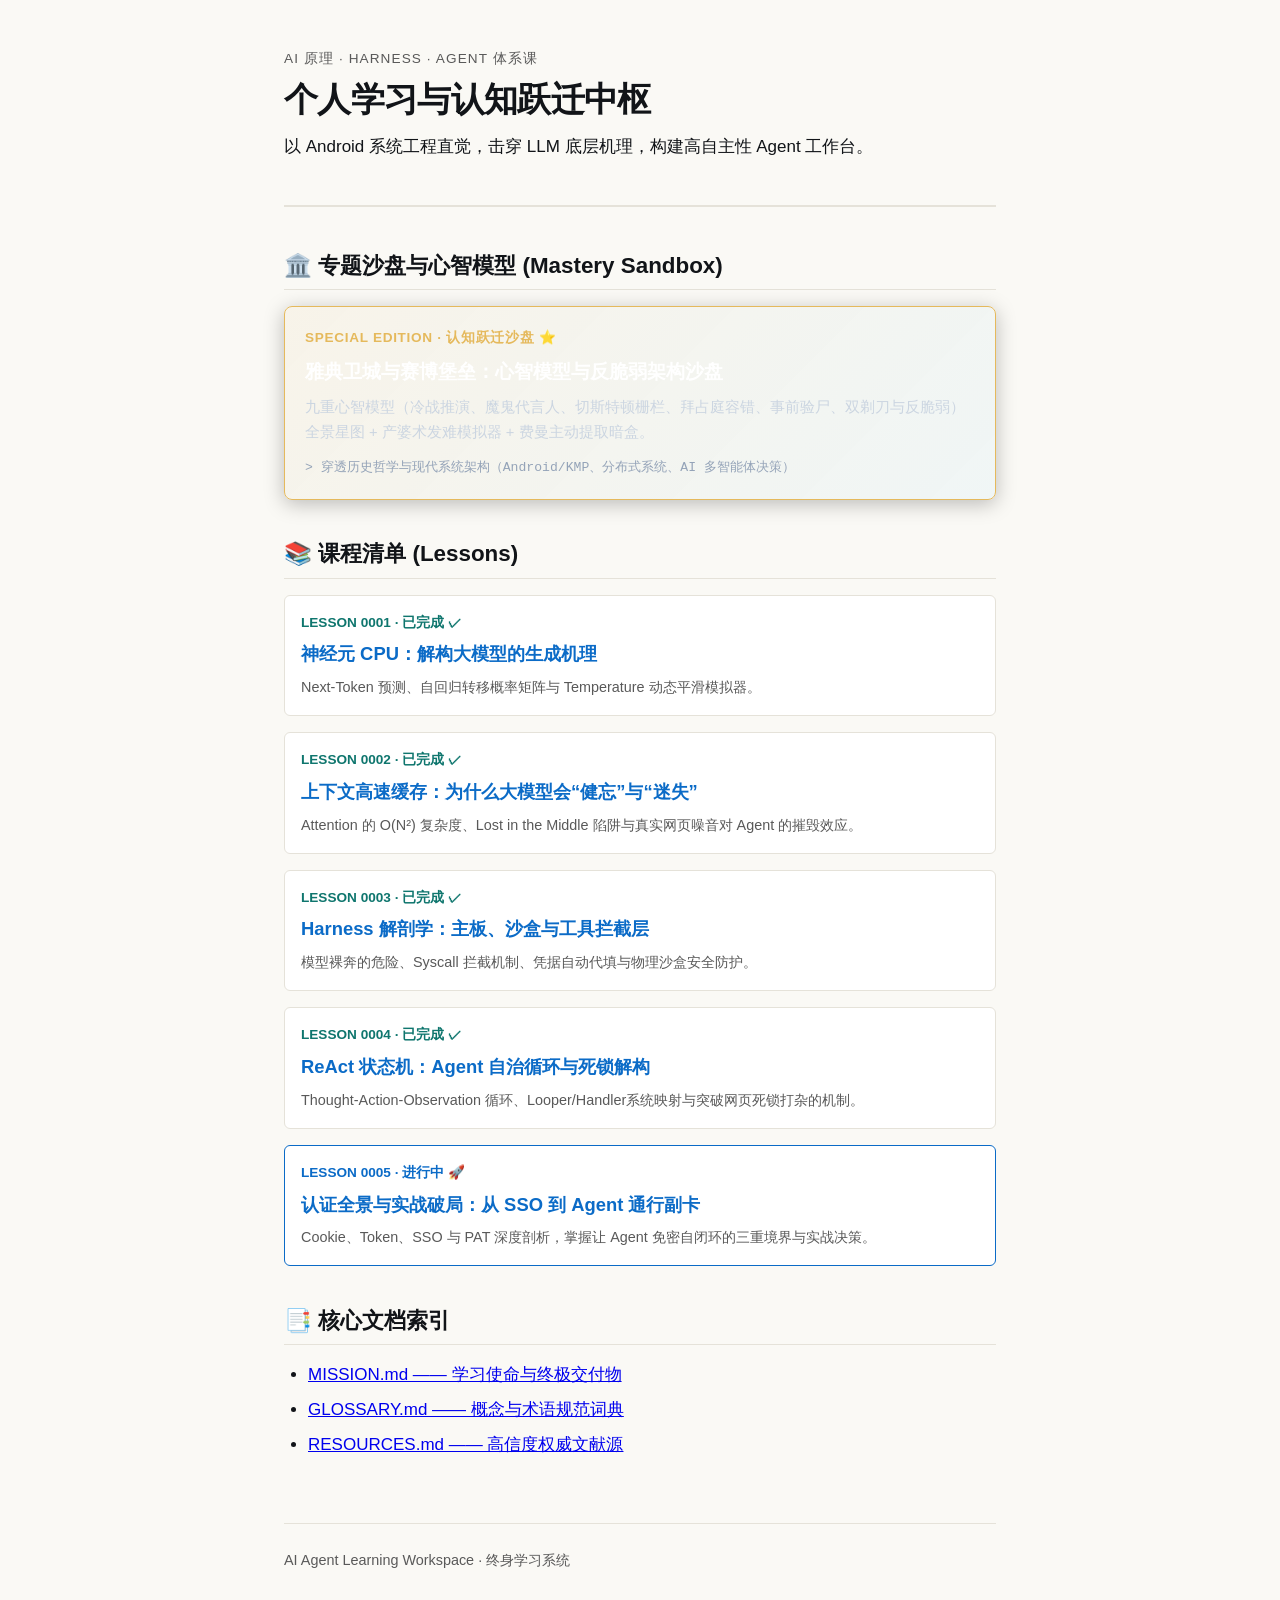
<file: index.html>
<!DOCTYPE html>
<html lang="zh-CN">
<head>
  <meta charset="UTF-8">
  <meta name="viewport" content="width=device-width, initial-scale=1.0">
  <title>AI Agent Learning Workspace</title>
  <link rel="stylesheet" href="assets/style.css">
</head>
<body>
  <header>
    <div class="lesson-meta">AI 原理 · Harness · Agent 体系课</div>
    <h1>个人学习与认知跃迁中枢</h1>
    <p>以 Android 系统工程直觉，击穿 LLM 底层机理，构建高自主性 Agent 工作台。</p>
  </header>

  <main>
    <h2>🏛️ 专题沙盘与心智模型 (Mastery Sandbox)</h2>
    <ul style="list-style: none; margin-left: 0; margin-bottom: 2rem;">
      <li style="padding: 1.25rem; background: linear-gradient(135deg, rgba(229,185,92,0.08) 0%, rgba(56,189,248,0.05) 100%); border: 1.5px solid #e5b95c; border-radius: 8px; box-shadow: 0 4px 20px rgba(0,0,0,0.25);">
        <div style="font-size: 0.85rem; color: #e5b95c; font-weight: 700; letter-spacing: 0.05em; text-transform: uppercase;">SPECIAL EDITION · 认知跃迁沙盘 ⭐</div>
        <h3 style="margin: 0.4rem 0;"><a href="lessons/socratic-adversarial-thinking.html" style="color: #fff; text-decoration: none; font-size: 1.2rem;">雅典卫城与赛博堡垒：心智模型与反脆弱架构沙盘</a></h3>
        <p style="font-size: 0.92rem; color: #cbd5e1; margin: 0.2rem 0 0.8rem;">九重心智模型（冷战推演、魔鬼代言人、切斯特顿栅栏、拜占庭容错、事前验尸、双剃刀与反脆弱）全景星图 + 产婆术发难模拟器 + 费曼主动提取暗盒。</p>
        <div style="font-size: 0.82rem; color: #94a3b8; font-family: monospace;">> 穿透历史哲学与现代系统架构（Android/KMP、分布式系统、AI 多智能体决策）</div>
      </li>
    </ul>

    <h2>📚 课程清单 (Lessons)</h2>
    <ul style="list-style: none; margin-left: 0;">
      <li style="margin-bottom: 1rem; padding: 1rem; background: var(--card-bg); border: 1px solid var(--border-color); border-radius: 6px;">
        <div style="font-size: 0.85rem; color: var(--success-color); font-weight: 600;">LESSON 0001 · 已完成 ✓</div>
        <h3 style="margin: 0.3rem 0;"><a href="lessons/0001-the-neuron-cpu.html" style="color: var(--accent-color); text-decoration: none;">神经元 CPU：解构大模型的生成机理</a></h3>
        <p style="font-size: 0.9rem; color: var(--text-muted); margin: 0;">Next-Token 预测、自回归转移概率矩阵与 Temperature 动态平滑模拟器。</p>
      </li>
      <li style="margin-bottom: 1rem; padding: 1rem; background: var(--card-bg); border: 1px solid var(--border-color); border-radius: 6px;">
        <div style="font-size: 0.85rem; color: var(--success-color); font-weight: 600;">LESSON 0002 · 已完成 ✓</div>
        <h3 style="margin: 0.3rem 0;"><a href="lessons/0002-the-context-cache.html" style="color: var(--accent-color); text-decoration: none;">上下文高速缓存：为什么大模型会“健忘”与“迷失”</a></h3>
        <p style="font-size: 0.9rem; color: var(--text-muted); margin: 0;">Attention 的 O(N²) 复杂度、Lost in the Middle 陷阱与真实网页噪音对 Agent 的摧毁效应。</p>
      </li>
      <li style="margin-bottom: 1rem; padding: 1rem; background: var(--card-bg); border: 1px solid var(--border-color); border-radius: 6px;">
        <div style="font-size: 0.85rem; color: var(--success-color); font-weight: 600;">LESSON 0003 · 已完成 ✓</div>
        <h3 style="margin: 0.3rem 0;"><a href="lessons/0003-anatomy-of-a-harness.html" style="color: var(--accent-color); text-decoration: none;">Harness 解剖学：主板、沙盒与工具拦截层</a></h3>
        <p style="font-size: 0.9rem; color: var(--text-muted); margin: 0;">模型裸奔的危险、Syscall 拦截机制、凭据自动代填与物理沙盒安全防护。</p>
      </li>
      <li style="margin-bottom: 1rem; padding: 1rem; background: var(--card-bg); border: 1px solid var(--border-color); border-radius: 6px;">
        <div style="font-size: 0.85rem; color: var(--success-color); font-weight: 600;">LESSON 0004 · 已完成 ✓</div>
        <h3 style="margin: 0.3rem 0;"><a href="lessons/0004-the-react-loop.html" style="color: var(--accent-color); text-decoration: none;">ReAct 状态机：Agent 自治循环与死锁解构</a></h3>
        <p style="font-size: 0.9rem; color: var(--text-muted); margin: 0;">Thought-Action-Observation 循环、Looper/Handler系统映射与突破网页死锁打杂的机制。</p>
      </li>
      <li style="margin-bottom: 1rem; padding: 1rem; background: var(--card-bg); border: 1px solid var(--accent-color); border-radius: 6px;">
        <div style="font-size: 0.85rem; color: var(--accent-color); font-weight: 600;">LESSON 0005 · 进行中 🚀</div>
        <h3 style="margin: 0.3rem 0;"><a href="lessons/0005-auth-landscape-and-sso.html" style="color: var(--accent-color); text-decoration: none;">认证全景与实战破局：从 SSO 到 Agent 通行副卡</a></h3>
        <p style="font-size: 0.9rem; color: var(--text-muted); margin: 0;">Cookie、Token、SSO 与 PAT 深度剖析，掌握让 Agent 免密自闭环的三重境界与实战决策。</p>
      </li>
    </ul>

    <h2>📑 核心文档索引</h2>
    <ul>
      <li><a href="MISSION.md">MISSION.md —— 学习使命与终极交付物</a></li>
      <li><a href="GLOSSARY.md">GLOSSARY.md —— 概念与术语规范词典</a></li>
      <li><a href="RESOURCES.md">RESOURCES.md —— 高信度权威文献源</a></li>
    </ul>
  </main>

  <footer>
    <p>AI Agent Learning Workspace · 终身学习系统</p>
  </footer>
</body>
</html>
</file>
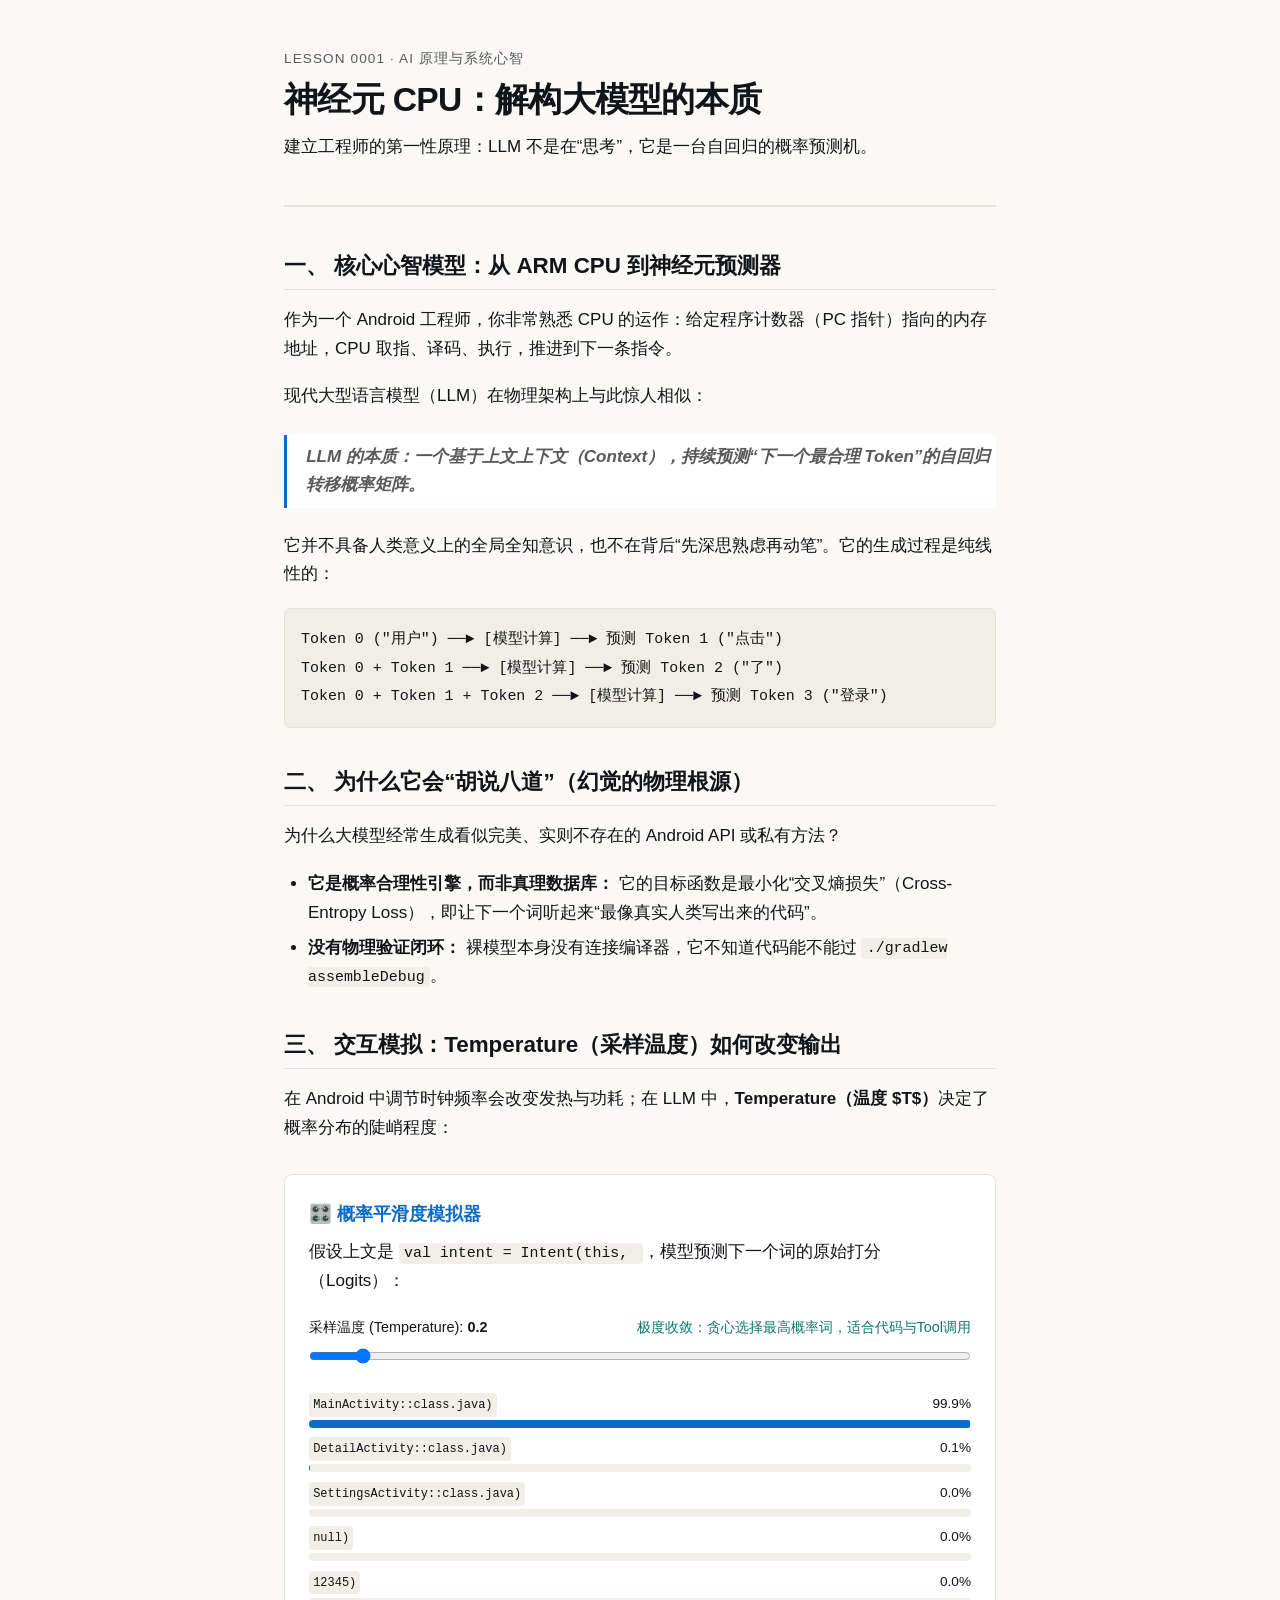
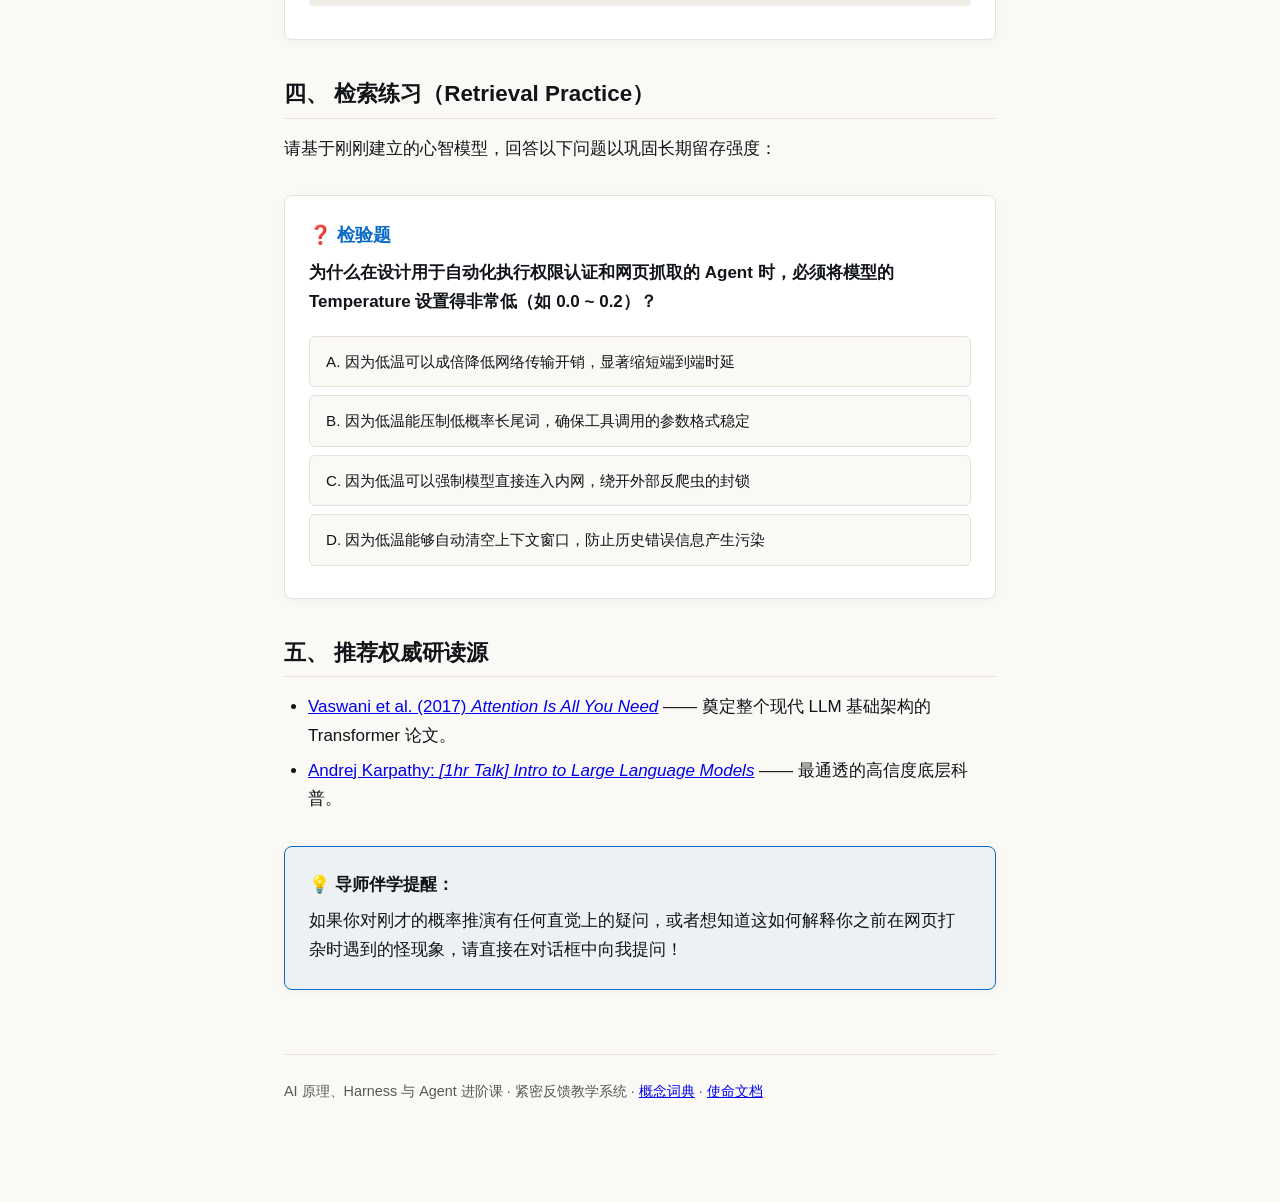
<file: lessons/0001-the-neuron-cpu.html>
<!DOCTYPE html>
<html lang="zh-CN">
<head>
  <meta charset="UTF-8">
  <meta name="viewport" content="width=device-width, initial-scale=1.0">
  <title>Lesson 0001: 神经元 CPU —— 解构大模型的生成机理</title>
  <link rel="stylesheet" href="../assets/style.css">
</head>
<body>

  <header>
    <div class="lesson-meta">Lesson 0001 · AI 原理与系统心智</div>
    <h1>神经元 CPU：解构大模型的本质</h1>
    <p>建立工程师的第一性原理：LLM 不是在“思考”，它是一台自回归的概率预测机。</p>
  </header>

  <main>
    <h2>一、 核心心智模型：从 ARM CPU 到神经元预测器</h2>
    <p>作为一个 Android 工程师，你非常熟悉 CPU 的运作：给定程序计数器（PC 指针）指向的内存地址，CPU 取指、译码、执行，推进到下一条指令。</p>
    <p>现代大型语言模型（LLM）在物理架构上与此惊人相似：</p>
    <blockquote>
      <strong>LLM 的本质：一个基于上文上下文（Context），持续预测“下一个最合理 Token”的自回归转移概率矩阵。</strong>
    </blockquote>
    <p>它并不具备人类意义上的全局全知意识，也不在背后“先深思熟虑再动笔”。它的生成过程是纯线性的：</p>
    <pre><code>Token 0 ("用户") ──► [模型计算] ──► 预测 Token 1 ("点击")
Token 0 + Token 1 ──► [模型计算] ──► 预测 Token 2 ("了")
Token 0 + Token 1 + Token 2 ──► [模型计算] ──► 预测 Token 3 ("登录")</code></pre>

    <h2>二、 为什么它会“胡说八道”（幻觉的物理根源）</h2>
    <p>为什么大模型经常生成看似完美、实则不存在的 Android API 或私有方法？</p>
    <ul>
      <li><strong>它是概率合理性引擎，而非真理数据库：</strong> 它的目标函数是最小化“交叉熵损失”（Cross-Entropy Loss），即让下一个词听起来“最像真实人类写出来的代码”。</li>
      <li><strong>没有物理验证闭环：</strong> 裸模型本身没有连接编译器，它不知道代码能不能过 <code>./gradlew assembleDebug</code>。</li>
    </ul>

    <h2>三、 交互模拟：Temperature（采样温度）如何改变输出</h2>
    <p>在 Android 中调节时钟频率会改变发热与功耗；在 LLM 中，<strong>Temperature（温度 $T$）</strong>决定了概率分布的陡峭程度：</p>

    <div class="interactive-box">
      <h3>🎛️ 概率平滑度模拟器</h3>
      <p>假设上文是 <code>val intent = Intent(this, </code>，模型预测下一个词的原始打分（Logits）：</p>
      
      <div class="slider-container">
        <label>
          <span>采样温度 (Temperature): <strong id="temp-val">0.2</strong></span>
          <span id="temp-desc" style="color: var(--accent-color);">严谨收敛（适合生成代码）</span>
        </label>
        <input type="range" id="temp-slider" min="0.1" max="1.5" step="0.1" value="0.2">
      </div>

      <div id="prob-bars" style="margin-top: 1rem;">
        <!-- JS 动态渲染概率条 -->
      </div>
    </div>

    <h2>四、 检索练习（Retrieval Practice）</h2>
    <p>请基于刚刚建立的心智模型，回答以下问题以巩固长期留存强度：</p>

    <div class="interactive-box">
      <h3>❓ 检验题</h3>
      <p><strong>为什么在设计用于自动化执行权限认证和网页抓取的 Agent 时，必须将模型的 Temperature 设置得非常低（如 0.0 ~ 0.2）？</strong></p>

      <div class="quiz-option" onclick="checkAnswer(this, false)">
        A. 因为低温可以成倍降低网络传输开销，显著缩短端到端时延
      </div>
      <div class="quiz-option" onclick="checkAnswer(this, true)">
        B. 因为低温能压制低概率长尾词，确保工具调用的参数格式稳定
      </div>
      <div class="quiz-option" onclick="checkAnswer(this, false)">
        C. 因为低温可以强制模型直接连入内网，绕开外部反爬虫的封锁
      </div>
      <div class="quiz-option" onclick="checkAnswer(this, false)">
        D. 因为低温能够自动清空上下文窗口，防止历史错误信息产生污染
      </div>

      <div id="quiz-feedback" class="quiz-feedback"></div>
    </div>

    <h2>五、 推荐权威研读源</h2>
    <ul>
      <li><a href="https://arxiv.org/abs/1706.03762" target="_blank">Vaswani et al. (2017) <em>Attention Is All You Need</em></a> —— 奠定整个现代 LLM 基础架构的 Transformer 论文。</li>
      <li><a href="https://www.youtube.com/watch?v=zjkBMFhNj_g" target="_blank">Andrej Karpathy: <em>[1hr Talk] Intro to Large Language Models</em></a> —— 最通透的高信度底层科普。</li>
    </ul>

    <div class="interactive-box" style="background: rgba(11, 107, 199, 0.05); border-color: var(--accent-color);">
      <strong>💡 导师伴学提醒：</strong>
      <p style="margin: 0.5rem 0 0;">如果你对刚才的概率推演有任何直觉上的疑问，或者想知道这如何解释你之前在网页打杂时遇到的怪现象，请直接在对话框中向我提问！</p>
    </div>
  </main>

  <footer>
    <p>AI 原理、Harness 与 Agent 进阶课 · 紧密反馈教学系统 · <a href="../GLOSSARY.md">概念词典</a> · <a href="../MISSION.md">使命文档</a></p>
  </footer>

  <script>
    const logits = [
      { name: "MainActivity::class.java)", base: 6.0 },
      { name: "DetailActivity::class.java)", base: 4.5 },
      { name: "SettingsActivity::class.java)", base: 2.8 },
      { name: "null)", base: 0.5 },
      { name: "12345)", base: -1.0 }
    ];

    function updateProbs(t) {
      const exps = logits.map(item => Math.exp(item.base / t));
      const sumExp = exps.reduce((a, b) => a + b, 0);
      const probs = exps.map(e => e / sumExp);

      const container = document.getElementById("prob-bars");
      container.innerHTML = "";

      logits.forEach((item, i) => {
        const p = (probs[i] * 100).toFixed(1);
        const row = document.createElement("div");
        row.style.marginBottom = "0.6rem";
        row.innerHTML = `
          <div style="display:flex; justify-content:space-between; font-size:0.85rem; margin-bottom:0.2rem;">
            <code>${item.name}</code>
            <span>${p}%</span>
          </div>
          <div style="background:var(--code-bg); height:8px; border-radius:4px; overflow:hidden;">
            <div style="background:var(--accent-color); width:${p}%; height:100%; transition:width 0.2s;"></div>
          </div>
        `;
        container.appendChild(row);
      });

      const desc = document.getElementById("temp-desc");
      if (t <= 0.3) {
        desc.textContent = "极度收敛：贪心选择最高概率词，适合代码与Tool调用";
        desc.style.color = "var(--success-color)";
      } else if (t <= 0.8) {
        desc.textContent = "平衡采样：兼具连贯性与一定发散性，适合通用对话";
        desc.style.color = "var(--accent-color)";
      } else {
        desc.textContent = "发散随机：概率被强行拉平，容易产生幻觉与胡言乱语";
        desc.style.color = "var(--warning-color)";
      }
    }

    const slider = document.getElementById("temp-slider");
    slider.addEventListener("input", (e) => {
      const val = parseFloat(e.target.value);
      document.getElementById("temp-val").textContent = val.toFixed(1);
      updateProbs(val);
    });

    updateProbs(0.2);

    function checkAnswer(el, isCorrect) {
      const feedback = document.getElementById("quiz-feedback");
      const options = document.querySelectorAll(".quiz-option");
      options.forEach(opt => opt.style.borderColor = "var(--border-color)");

      if (isCorrect) {
        el.style.borderColor = "var(--success-color)";
        feedback.className = "quiz-feedback correct";
        feedback.innerHTML = "<strong>✅ 回答正确！</strong> 在调度自动化 Agent 时，我们需要模型严格遵循 JSON 格式并精准输出合法的参数。降低 Temperature 可以将 Softmax 概率分布急剧压陡，使得最高概率的标准格式被稳定选中，极大降低因随机采样导致的解析崩溃。";
      } else {
        el.style.borderColor = "var(--warning-color)";
        feedback.className = "quiz-feedback wrong";
        feedback.innerHTML = "<strong>❌ 再思考一下：</strong> 温度控制的本质是数学上的 Softmax 概率平滑因子，它无法改变网络传输协议，也无法直接穿透内网。想一想，如果模型要在 JSON 中填入参数，温度过高会发生什么？";
      }
    }
  </script>
</body>
</html>
</file>
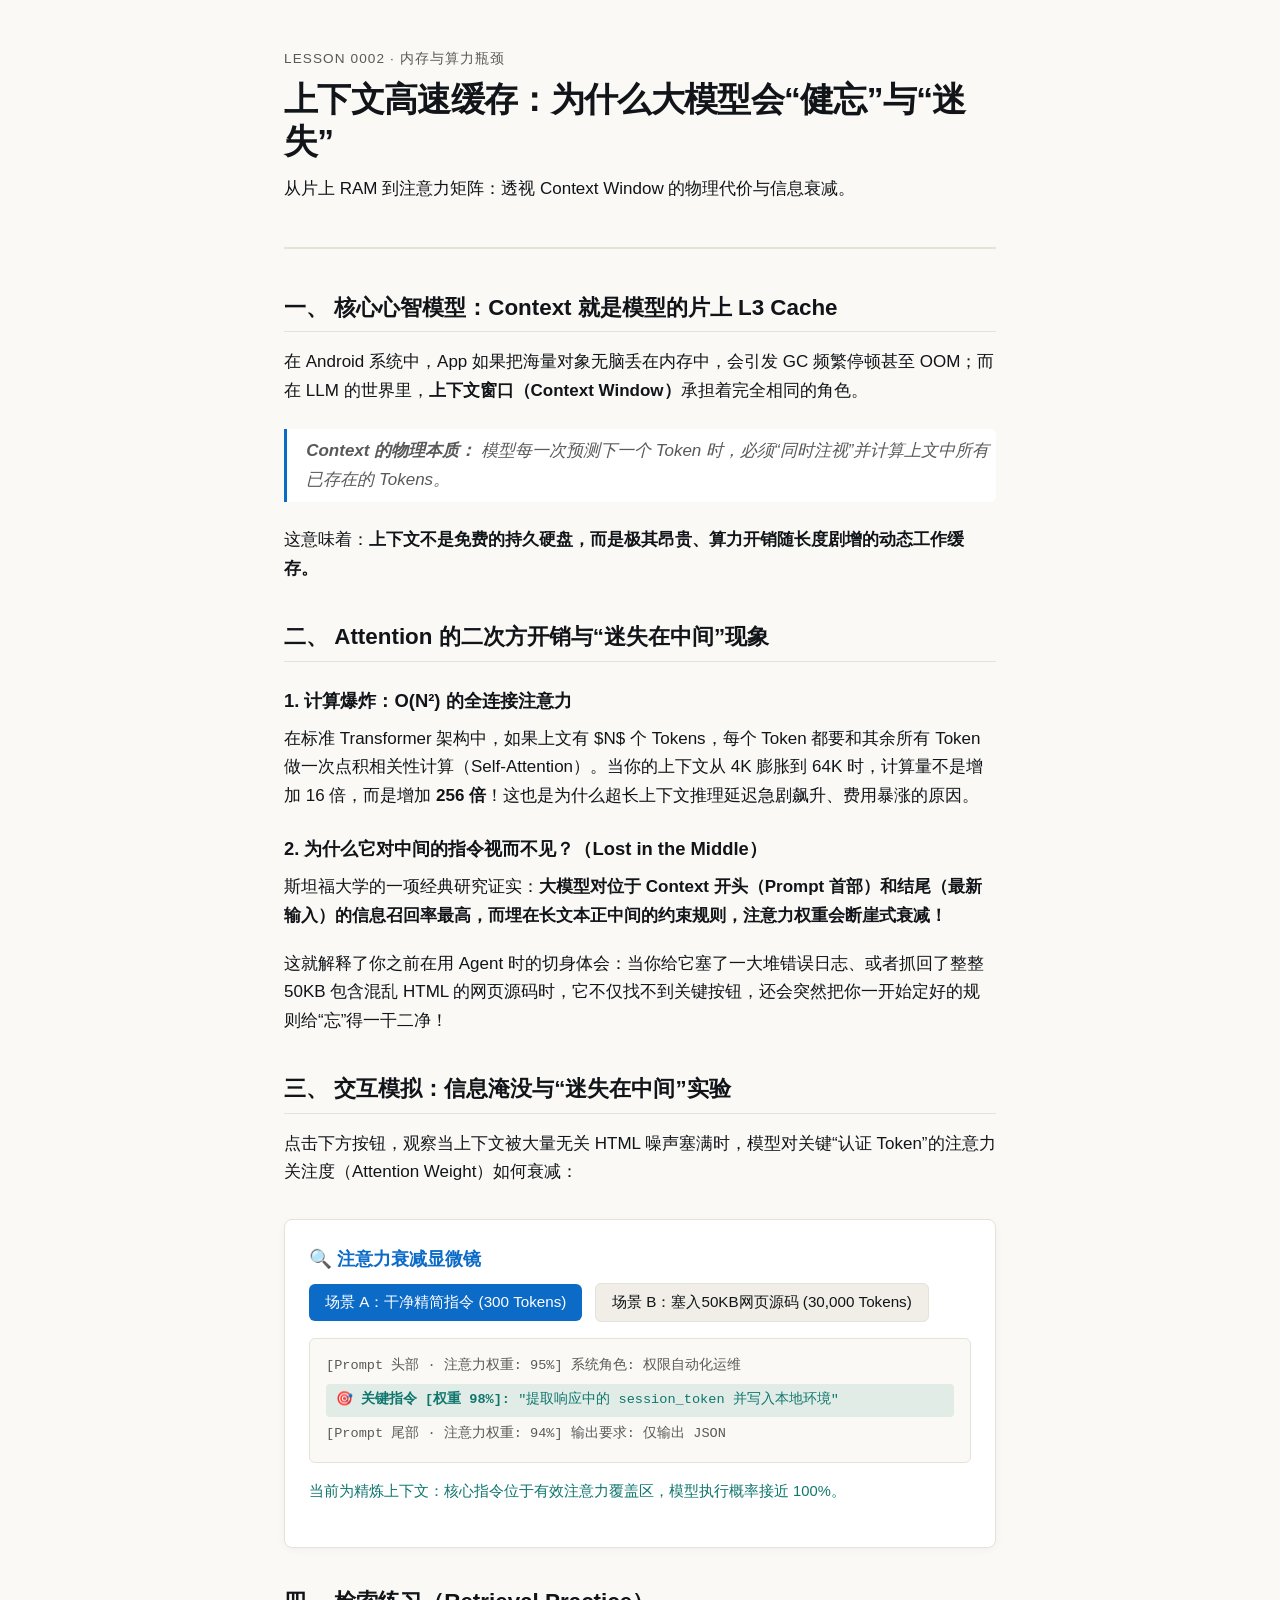
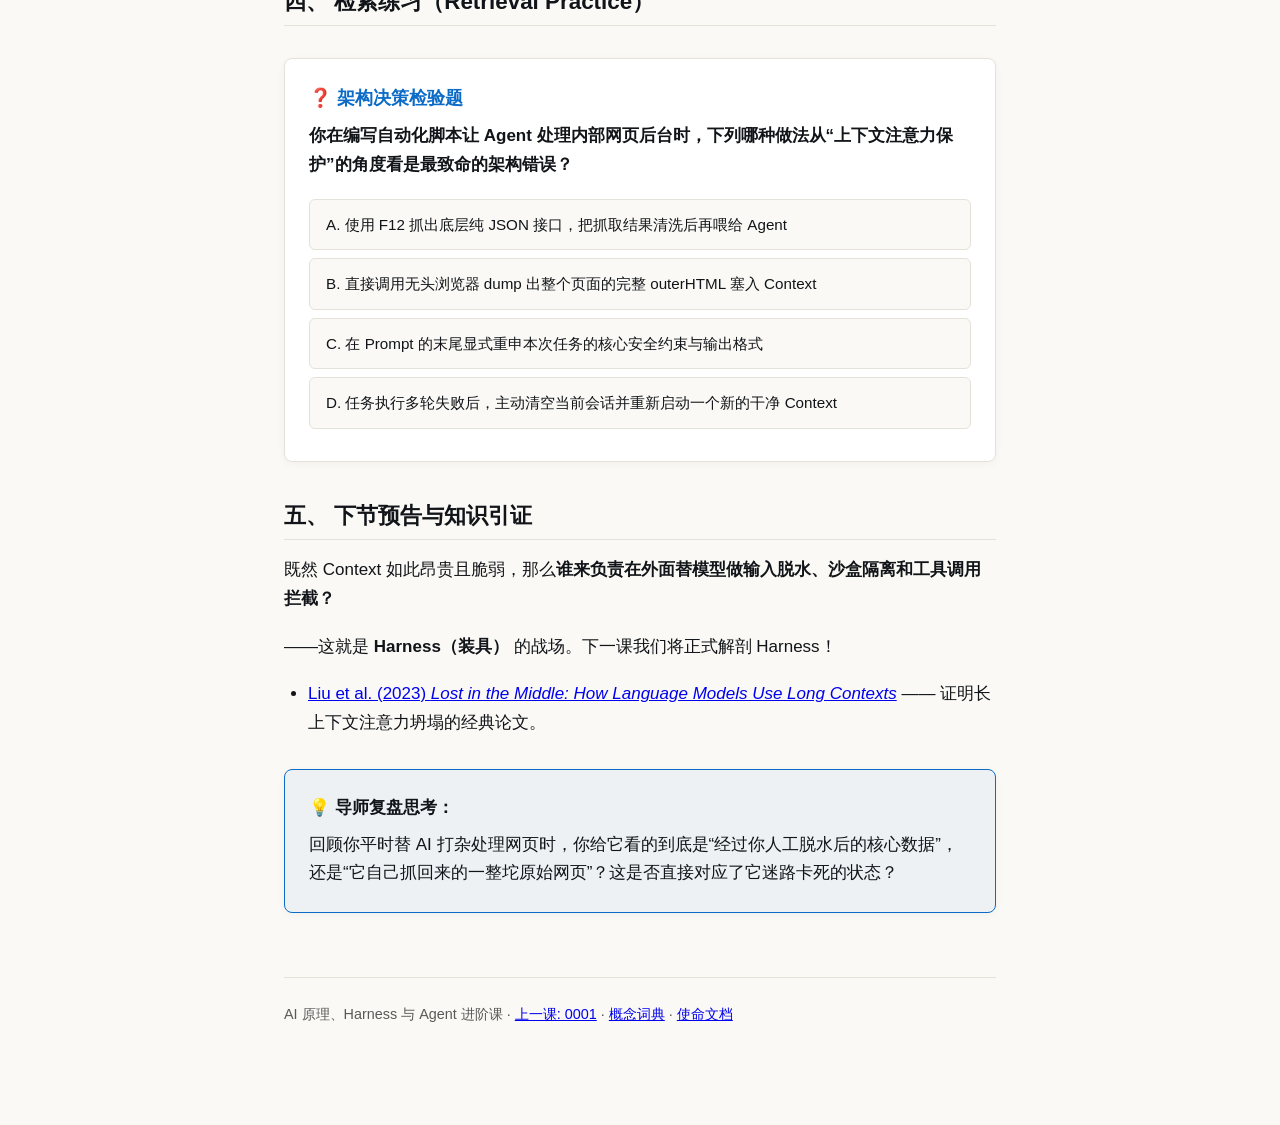
<file: lessons/0002-the-context-cache.html>
<!DOCTYPE html>
<html lang="zh-CN">
<head>
  <meta charset="UTF-8">
  <meta name="viewport" content="width=device-width, initial-scale=1.0">
  <title>Lesson 0002: 上下文高速缓存 —— 为什么大模型会“健忘”与“迷失”</title>
  <link rel="stylesheet" href="../assets/style.css">
</head>
<body>

  <header>
    <div class="lesson-meta">Lesson 0002 · 内存与算力瓶颈</div>
    <h1>上下文高速缓存：为什么大模型会“健忘”与“迷失”</h1>
    <p>从片上 RAM 到注意力矩阵：透视 Context Window 的物理代价与信息衰减。</p>
  </header>

  <main>
    <h2>一、 核心心智模型：Context 就是模型的片上 L3 Cache</h2>
    <p>在 Android 系统中，App 如果把海量对象无脑丢在内存中，会引发 GC 频繁停顿甚至 OOM；而在 LLM 的世界里，<strong>上下文窗口（Context Window）</strong>承担着完全相同的角色。</p>
    <blockquote>
      <strong>Context 的物理本质：</strong> 模型每一次预测下一个 Token 时，必须“同时注视”并计算上文中所有已存在的 Tokens。
    </blockquote>
    <p>这意味着：<strong>上下文不是免费的持久硬盘，而是极其昂贵、算力开销随长度剧增的动态工作缓存。</strong></p>

    <h2>二、 Attention 的二次方开销与“迷失在中间”现象</h2>
    
    <h3>1. 计算爆炸：O(N²) 的全连接注意力</h3>
    <p>在标准 Transformer 架构中，如果上文有 $N$ 个 Tokens，每个 Token 都要和其余所有 Token 做一次点积相关性计算（Self-Attention）。当你的上下文从 4K 膨胀到 64K 时，计算量不是增加 16 倍，而是增加 <strong>256 倍</strong>！这也是为什么超长上下文推理延迟急剧飙升、费用暴涨的原因。</p>

    <h3>2. 为什么它对中间的指令视而不见？（Lost in the Middle）</h3>
    <p>斯坦福大学的一项经典研究证实：<strong>大模型对位于 Context 开头（Prompt 首部）和结尾（最新输入）的信息召回率最高，而埋在长文本正中间的约束规则，注意力权重会断崖式衰减！</strong></p>
    <p>这就解释了你之前在用 Agent 时的切身体会：当你给它塞了一大堆错误日志、或者抓回了整整 50KB 包含混乱 HTML 的网页源码时，它不仅找不到关键按钮，还会突然把你一开始定好的规则给“忘”得一干二净！</p>

    <h2>三、 交互模拟：信息淹没与“迷失在中间”实验</h2>
    <p>点击下方按钮，观察当上下文被大量无关 HTML 噪声塞满时，模型对关键“认证 Token”的注意力关注度（Attention Weight）如何衰减：</p>

    <div class="interactive-box">
      <h3>🔍 注意力衰减显微镜</h3>
      <div style="margin-bottom: 1rem;">
        <button class="btn" id="btn-clean" onclick="setMode('clean')">场景 A：干净精简指令 (300 Tokens)</button>
        <button class="btn" id="btn-noisy" style="background:var(--code-bg); color:var(--text-color); border:1px solid var(--border-color); margin-left:0.5rem;" onclick="setMode('noisy')">场景 B：塞入50KB网页源码 (30,000 Tokens)</button>
      </div>

      <div id="attention-visualizer" style="background:var(--bg-color); border:1px solid var(--border-color); border-radius:6px; padding:1rem; font-family:monospace; font-size:0.85rem;">
        <!-- 动态渲染 -->
      </div>
      
      <p id="mode-insight" style="margin-top:1rem; font-size:0.92rem; color:var(--accent-color); font-weight:500;">
        当前为干净指令：系统能够以 98% 的注意力强度精准锁定认证指令。
      </p>
    </div>

    <h2>四、 检索练习（Retrieval Practice）</h2>
    <div class="interactive-box">
      <h3>❓ 架构决策检验题</h3>
      <p><strong>你在编写自动化脚本让 Agent 处理内部网页后台时，下列哪种做法从“上下文注意力保护”的角度看是最致命的架构错误？</strong></p>

      <div class="quiz-option" onclick="checkAnswer(this, false)">
        A. 使用 F12 抓出底层纯 JSON 接口，把抓取结果清洗后再喂给 Agent
      </div>
      <div class="quiz-option" onclick="checkAnswer(this, true)">
        B. 直接调用无头浏览器 dump 出整个页面的完整 outerHTML 塞入 Context
      </div>
      <div class="quiz-option" onclick="checkAnswer(this, false)">
        C. 在 Prompt 的末尾显式重申本次任务的核心安全约束与输出格式
      </div>
      <div class="quiz-option" onclick="checkAnswer(this, false)">
        D. 任务执行多轮失败后，主动清空当前会话并重新启动一个新的干净 Context
      </div>

      <div id="quiz-feedback" class="quiz-feedback"></div>
    </div>

    <h2>五、 下节预告与知识引证</h2>
    <p>既然 Context 如此昂贵且脆弱，那么<strong>谁来负责在外面替模型做输入脱水、沙盒隔离和工具调用拦截？</strong></p>
    <p>——这就是 <strong>Harness（装具）</strong> 的战场。下一课我们将正式解剖 Harness！</p>
    <ul>
      <li><a href="https://arxiv.org/abs/2307.03172" target="_blank">Liu et al. (2023) <em>Lost in the Middle: How Language Models Use Long Contexts</em></a> —— 证明长上下文注意力坍塌的经典论文。</li>
    </ul>

    <div class="interactive-box" style="background: rgba(11, 107, 199, 0.05); border-color: var(--accent-color);">
      <strong>💡 导师复盘思考：</strong>
      <p style="margin: 0.5rem 0 0;">回顾你平时替 AI 打杂处理网页时，你给它看的到底是“经过你人工脱水后的核心数据”，还是“它自己抓回来的一整坨原始网页”？这是否直接对应了它迷路卡死的状态？</p>
    </div>
  </main>

  <footer>
    <p>AI 原理、Harness 与 Agent 进阶课 · <a href="0001-the-neuron-cpu.html">上一课: 0001</a> · <a href="../GLOSSARY.md">概念词典</a> · <a href="../MISSION.md">使命文档</a></p>
  </footer>

  <script>
    function setMode(mode) {
      const container = document.getElementById("attention-visualizer");
      const insight = document.getElementById("mode-insight");
      const btnClean = document.getElementById("btn-clean");
      const btnNoisy = document.getElementById("btn-noisy");

      if (mode === 'clean') {
        btnClean.style.background = "var(--accent-color)";
        btnClean.style.color = "white";
        btnNoisy.style.background = "var(--code-bg)";
        btnNoisy.style.color = "var(--text-color)";

        container.innerHTML = `
          <div style="color:var(--text-muted); margin-bottom:0.4rem;">[Prompt 头部 · 注意力权重: 95%] 系统角色: 权限自动化运维</div>
          <div style="color:var(--success-color); background:rgba(15,118,110,0.1); padding:0.3rem 0.6rem; border-radius:4px; margin:0.4rem 0;">
            <strong>🎯 关键指令 [权重 98%]:</strong> "提取响应中的 session_token 并写入本地环境"
          </div>
          <div style="color:var(--text-muted); margin-top:0.4rem;">[Prompt 尾部 · 注意力权重: 94%] 输出要求: 仅输出 JSON</div>
        `;
        insight.textContent = "当前为精炼上下文：核心指令位于有效注意力覆盖区，模型执行概率接近 100%。";
        insight.style.color = "var(--success-color)";
      } else {
        btnNoisy.style.background = "var(--accent-color)";
        btnNoisy.style.color = "white";
        btnClean.style.background = "var(--code-bg)";
        btnClean.style.color = "var(--text-color)";

        container.innerHTML = `
          <div style="color:var(--text-muted); margin-bottom:0.4rem;">[Prompt 头部 · 注意力 85%] 系统角色: 自动化运维</div>
          <div style="color:var(--text-muted); font-size:0.75rem; padding:0.2rem 0;">&lt;!DOCTYPE html&gt;&lt;html&gt;&lt;head&gt;... (海量 CSS 与 script 标签) ...</div>
          <div style="color:var(--warning-color); background:rgba(180,83,9,0.1); padding:0.3rem 0.6rem; border-radius:4px; margin:0.5rem 0;">
            <strong>⚠️ 迷失在中间 [权重断崖跌至 11%]:</strong> "提取响应中的 session_token 并写入本地环境"
          </div>
          <div style="color:var(--text-muted); font-size:0.75rem; padding:0.2rem 0;">... &lt;div class="tracking-beacon" data-v="948293"&gt;... (数万字杂乱DOM) ...</div>
          <div style="color:var(--text-muted); margin-top:0.4rem;">[Prompt 尾部 · 注意力 72%] 请解析页面并给出结论</div>
        `;
        insight.textContent = "⚠️ 注意力坍塌：网页海量 DOM 噪音将关键指令淹没在注意力盲区，Agent 极高概率遗漏指令或胡乱点击！";
        insight.style.color = "var(--warning-color)";
      }
    }

    setMode('clean');

    function checkAnswer(el, isCorrect) {
      const feedback = document.getElementById("quiz-feedback");
      const options = document.querySelectorAll(".quiz-option");
      options.forEach(opt => opt.style.borderColor = "var(--border-color)");

      if (isCorrect) {
        el.style.borderColor = "var(--success-color)";
        feedback.className = "quiz-feedback correct";
        feedback.innerHTML = "<strong>✅ 回答正确！</strong> 直接塞入未经脱水的完整 HTML 是最典型的反模式。几万行的标签和属性不仅会消耗巨量 Token 费用并带来高延迟，更会触发“Lost in the Middle”效应，将核心任务指令彻底稀释淹没，直接导致 Agent 逻辑智商掉线。";
      } else {
        el.style.borderColor = "var(--warning-color)";
        feedback.className = "quiz-feedback wrong";
        feedback.innerHTML = "<strong>❌ 再想一想：</strong> 这种做法其实是保护上下文的最佳实践。想一想，哪种做法会让上万个无意义的标签直接塞满模型的 L3 Cache？";
      }
    }
  </script>
</body>
</html>
</file>
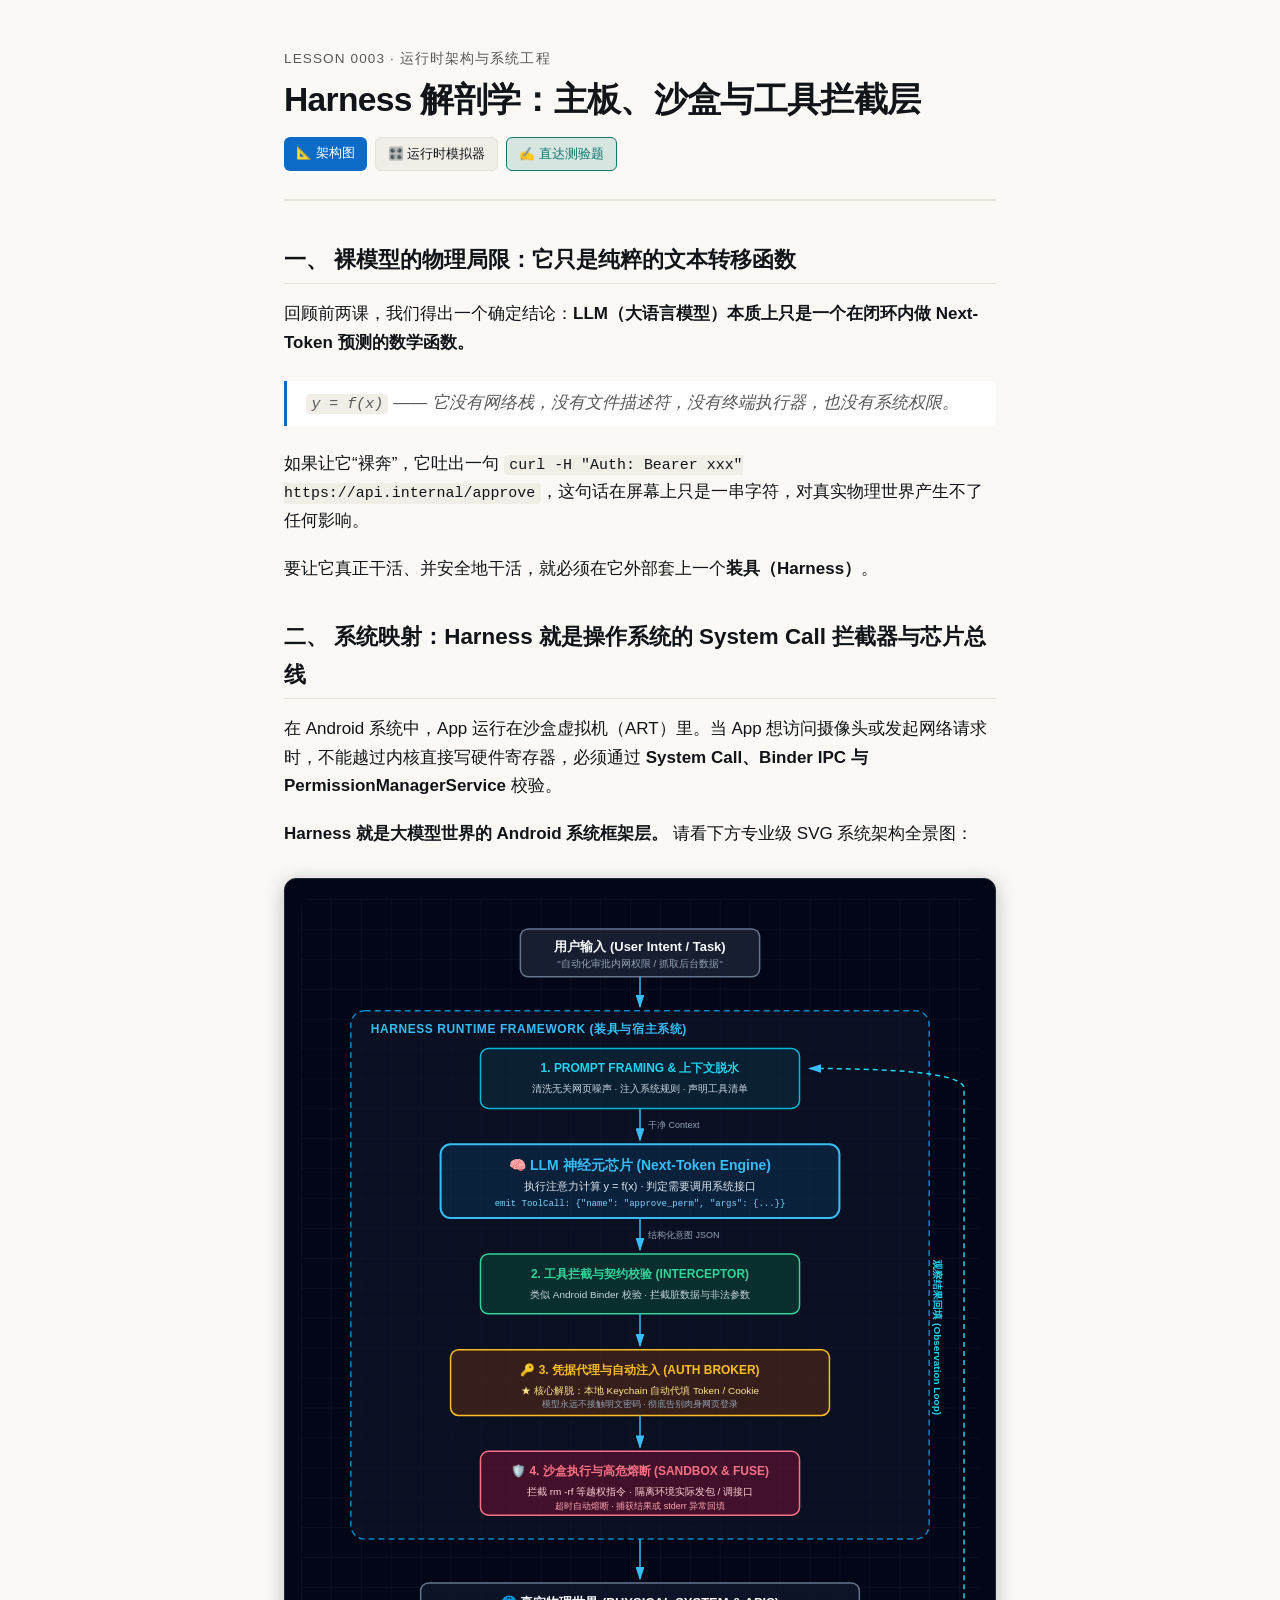
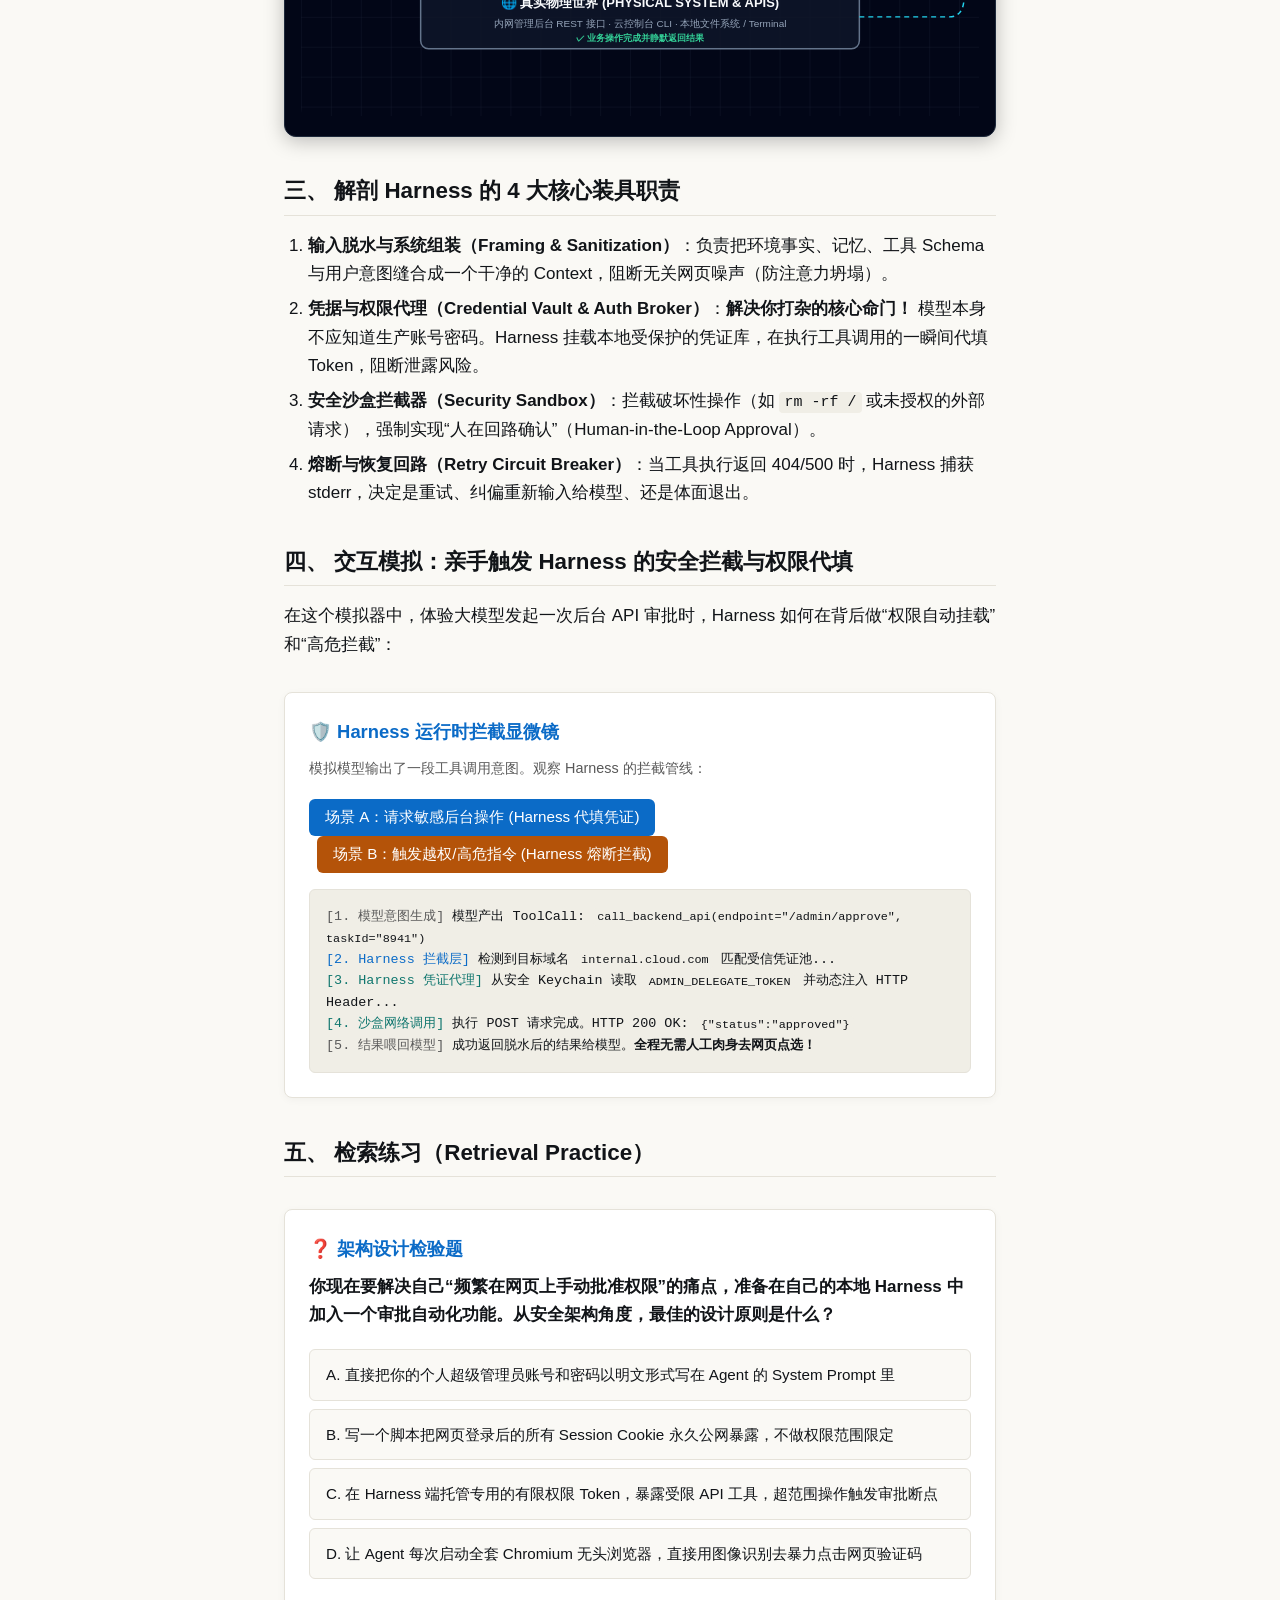
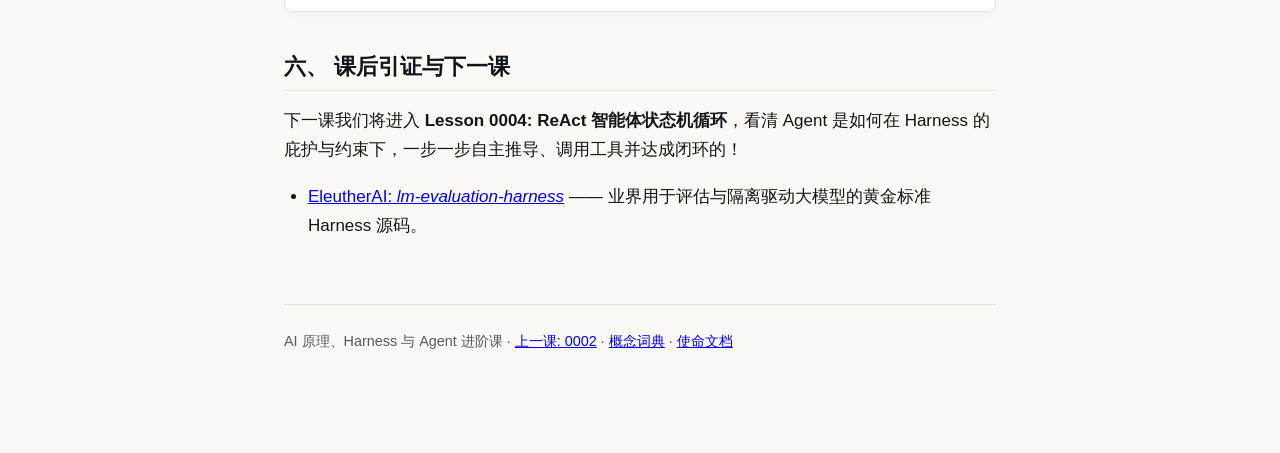
<file: lessons/0003-anatomy-of-a-harness.html>
<!DOCTYPE html>
<html lang="zh-CN">
<head>
  <meta charset="UTF-8">
  <meta name="viewport" content="width=device-width, initial-scale=1.0">
  <title>Lesson 0003: Harness 解剖学 —— 主板、沙盒与工具拦截层</title>
  <link rel="stylesheet" href="../assets/style.css?v=20260930_02">
</head>
<body>

  <header>
    <div class="lesson-meta">Lesson 0003 · 运行时架构与系统工程</div>
    <h1>Harness 解剖学：主板、沙盒与工具拦截层</h1>
    <!-- Mobile Fast Jump Pills -->
    <div style="display: flex; gap: 0.5rem; margin-top: 1rem; overflow-x: auto; padding-bottom: 0.2rem;">
      <a href="#diagram-section" class="btn" style="font-size: 0.8rem; padding: 0.35rem 0.75rem; text-decoration: none;">📐 架构图</a>
      <a href="#simulator-section" class="btn" style="font-size: 0.8rem; padding: 0.35rem 0.75rem; background: var(--code-bg); color: var(--text-color); border: 1px solid var(--border-color); text-decoration: none;">🎛️ 运行时模拟器</a>
      <a href="#quiz-section" class="btn" style="font-size: 0.8rem; padding: 0.35rem 0.75rem; background: rgba(15,118,110,0.15); color: var(--success-color); border: 1px solid var(--success-color); text-decoration: none;">✍️ 直达测验题</a>
    </div>
  </header>

  <main>
    <h2>一、 裸模型的物理局限：它只是纯粹的文本转移函数</h2>
    <p>回顾前两课，我们得出一个确定结论：<strong>LLM（大语言模型）本质上只是一个在闭环内做 Next-Token 预测的数学函数。</strong></p>
    <blockquote>
      <code>y = f(x)</code> —— 它没有网络栈，没有文件描述符，没有终端执行器，也没有系统权限。
    </blockquote>
    <p>如果让它“裸奔”，它吐出一句 <code>curl -H "Auth: Bearer xxx" https://api.internal/approve</code>，这句话在屏幕上只是一串字符，对真实物理世界产生不了任何影响。</p>
    <p>要让它真正干活、并安全地干活，就必须在它外部套上一个<strong>装具（Harness）</strong>。</p>

    <h2 id="diagram-section">二、 系统映射：Harness 就是操作系统的 System Call 拦截器与芯片总线</h2>
    <p>在 Android 系统中，App 运行在沙盒虚拟机（ART）里。当 App 想访问摄像头或发起网络请求时，不能越过内核直接写硬件寄存器，必须通过 <strong>System Call、Binder IPC 与 PermissionManagerService</strong> 校验。</p>
    <p><strong>Harness 就是大模型世界的 Android 系统框架层。</strong> 请看下方专业级 SVG 系统架构全景图：</p>

    <!-- Professional SVG Architecture Diagram -->
    <div style="background: #020617; border: 1px solid #1e293b; border-radius: 12px; padding: 1.25rem 1rem; margin: 1.8rem 0; overflow-x: auto; box-shadow: 0 4px 20px rgba(0,0,0,0.25);">
      <svg viewBox="0 0 680 820" style="width: 100%; min-width: 600px; display: block; font-family: -apple-system, BlinkMacSystemFont, 'SF Pro Text', 'Segoe UI', Roboto, sans-serif;">
        <defs>
          <marker id="arrow" markerWidth="9" markerHeight="6" refX="8" refY="3" orient="auto">
            <polygon points="0 0, 9 3, 0 6" fill="#38bdf8" />
          </marker>
          <marker id="arrow-rose" markerWidth="9" markerHeight="6" refX="8" refY="3" orient="auto">
            <polygon points="0 0, 9 3, 0 6" fill="#fb7185" />
          </marker>
          <pattern id="diag-grid" width="30" height="30" patternUnits="userSpaceOnUse">
            <path d="M 30 0 L 0 0 0 30" fill="none" stroke="#1e293b" stroke-width="0.5"/>
          </pattern>
        </defs>

        <!-- Background Grid -->
        <rect width="100%" height="100%" fill="url(#diag-grid)" rx="8" />

        <!-- 外部输入源 (User Input) -->
        <rect x="220" y="30" width="240" height="48" rx="8" fill="rgba(30, 41, 59, 0.7)" stroke="#64748b" stroke-width="1.5"/>
        <text x="340" y="52" fill="#f8fafc" font-size="13" font-weight="600" text-anchor="middle">用户输入 (User Intent / Task)</text>
        <text x="340" y="68" fill="#94a3b8" font-size="10" text-anchor="middle">"自动化审批内网权限 / 抓取后台数据"</text>

        <!-- 箭头: 输入 -> Harness Framing -->
        <line x1="340" y1="78" x2="340" y2="108" stroke="#38bdf8" stroke-width="1.5" marker-end="url(#arrow)"/>

        <!-- HARNESS 运行时边界 (Dashed Outer Boundary) -->
        <rect x="50" y="112" width="580" height="530" rx="14" fill="rgba(15, 23, 42, 0.6)" stroke="#0284c7" stroke-width="1.5" stroke-dasharray="6,4"/>
        <text x="70" y="134" fill="#38bdf8" font-size="12" font-weight="700" letter-spacing="0.05em">HARNESS RUNTIME FRAMEWORK (装具与宿主系统)</text>

        <!-- 节点 1: Prompt Framing & 脱水 -->
        <rect x="180" y="150" width="320" height="60" rx="8" fill="rgba(8, 51, 68, 0.5)" stroke="#06b6d4" stroke-width="1.5"/>
        <text x="340" y="174" fill="#22d3ee" font-size="12" font-weight="700" text-anchor="middle">1. PROMPT FRAMING &amp; 上下文脱水</text>
        <text x="340" y="194" fill="#cbd5e1" font-size="10" text-anchor="middle">清洗无关网页噪声 · 注入系统规则 · 声明工具清单</text>

        <!-- 箭头: Framing -> 芯片 -->
        <line x1="340" y1="210" x2="340" y2="242" stroke="#38bdf8" stroke-width="1.5" marker-end="url(#arrow)"/>
        <text x="348" y="230" fill="#94a3b8" font-size="9">干净 Context</text>

        <!-- 节点 2: LLM 神经元芯片内核 (高亮强调) -->
        <rect x="140" y="246" width="400" height="74" rx="10" fill="rgba(14, 165, 233, 0.12)" stroke="#38bdf8" stroke-width="2"/>
        <text x="340" y="272" fill="#38bdf8" font-size="14" font-weight="700" text-anchor="middle">🧠 LLM 神经元芯片 (Next-Token Engine)</text>
        <text x="340" y="292" fill="#e2e8f0" font-size="11" text-anchor="middle">执行注意力计算 y = f(x) · 判定需要调用系统接口</text>
        <text x="340" y="308" fill="#7dd3fc" font-size="9" font-family="monospace" text-anchor="middle">emit ToolCall: {"name": "approve_perm", "args": {...}}</text>

        <!-- 箭头: 芯片 -> 工具拦截层 -->
        <line x1="340" y1="320" x2="340" y2="352" stroke="#38bdf8" stroke-width="1.5" marker-end="url(#arrow)"/>
        <text x="348" y="340" fill="#94a3b8" font-size="9">结构化意图 JSON</text>

        <!-- 节点 3: 工具拦截与参数契约校验 -->
        <rect x="180" y="356" width="320" height="60" rx="8" fill="rgba(6, 78, 59, 0.5)" stroke="#34d399" stroke-width="1.5"/>
        <text x="340" y="380" fill="#34d399" font-size="12" font-weight="700" text-anchor="middle">2. 工具拦截与契约校验 (INTERCEPTOR)</text>
        <text x="340" y="400" fill="#cbd5e1" font-size="10" text-anchor="middle">类似 Android Binder 校验 · 拦截脏数据与非法参数</text>

        <!-- 箭头: 拦截器 -> 凭据代理 -->
        <line x1="340" y1="416" x2="340" y2="448" stroke="#38bdf8" stroke-width="1.5" marker-end="url(#arrow)"/>

        <!-- 节点 4: 凭据代理 (解决打杂的核心钥匙) -->
        <rect x="150" y="452" width="380" height="66" rx="8" fill="rgba(120, 53, 15, 0.4)" stroke="#fbbf24" stroke-width="1.5"/>
        <text x="340" y="476" fill="#fbbf24" font-size="12" font-weight="700" text-anchor="middle">🔑 3. 凭据代理与自动注入 (AUTH BROKER)</text>
        <text x="340" y="496" fill="#fde68a" font-size="10" font-weight="500" text-anchor="middle">★ 核心解脱：本地 Keychain 自动代填 Token / Cookie</text>
        <text x="340" y="510" fill="#94a3b8" font-size="9" text-anchor="middle">模型永远不接触明文密码 · 彻底告别肉身网页登录</text>

        <!-- 箭头: 凭据代理 -> 沙盒熔断 -->
        <line x1="340" y1="518" x2="340" y2="550" stroke="#38bdf8" stroke-width="1.5" marker-end="url(#arrow)"/>

        <!-- 节点 5: 执行沙盒与熔断器 -->
        <rect x="180" y="554" width="320" height="64" rx="8" fill="rgba(136, 19, 55, 0.45)" stroke="#fb7185" stroke-width="1.5"/>
        <text x="340" y="578" fill="#fb7185" font-size="12" font-weight="700" text-anchor="middle">🛡️ 4. 沙盒执行与高危熔断 (SANDBOX &amp; FUSE)</text>
        <text x="340" y="598" fill="#fecdd3" font-size="10" text-anchor="middle">拦截 rm -rf 等越权指令 · 隔离环境实际发包 / 调接口</text>
        <text x="340" y="612" fill="#fda4af" font-size="9" text-anchor="middle">超时自动熔断 · 捕获结果或 stderr 异常回填</text>

        <!-- 箭头: 沙盒 -> 物理世界 -->
        <line x1="340" y1="642" x2="340" y2="682" stroke="#38bdf8" stroke-width="1.5" marker-end="url(#arrow)"/>

        <!-- 物理世界目标 (Operating System & APIs) -->
        <rect x="120" y="686" width="440" height="66" rx="8" fill="rgba(15, 23, 42, 0.8)" stroke="#64748b" stroke-width="1.5"/>
        <text x="340" y="710" fill="#f8fafc" font-size="13" font-weight="700" text-anchor="middle">🌐 真实物理世界 (PHYSICAL SYSTEM &amp; APIS)</text>
        <text x="340" y="730" fill="#94a3b8" font-size="10" text-anchor="middle">内网管理后台 REST 接口 · 云控制台 CLI · 本地文件系统 / Terminal</text>
        <text x="340" y="744" fill="#34d399" font-size="9" font-weight="600" text-anchor="middle">✓ 业务操作完成并静默返回结果</text>

        <!-- 回流环线 (Feedback Loop to Context) -->
        <path d="M 560 720 L 650 720 Q 665 720 665 700 L 665 190 Q 665 170 510 170" fill="none" stroke="#22d3ee" stroke-width="1.5" stroke-dasharray="5,4" marker-end="url(#arrow)"/>
        <text x="635" y="440" fill="#22d3ee" font-size="10" font-weight="600" transform="rotate(90, 635, 440)" text-anchor="middle">观察结果回填 (Observation Loop)</text>
      </svg>
    </div>

    <h2>三、 解剖 Harness 的 4 大核心装具职责</h2>
    <ol>
      <li><strong>输入脱水与系统组装（Framing & Sanitization）</strong>：负责把环境事实、记忆、工具 Schema 与用户意图缝合成一个干净的 Context，阻断无关网页噪声（防注意力坍塌）。</li>
      <li><strong>凭据与权限代理（Credential Vault & Auth Broker）</strong>：<strong>解决你打杂的核心命门！</strong> 模型本身不应知道生产账号密码。Harness 挂载本地受保护的凭证库，在执行工具调用的一瞬间代填 Token，阻断泄露风险。</li>
      <li><strong>安全沙盒拦截器（Security Sandbox）</strong>：拦截破坏性操作（如 <code>rm -rf /</code> 或未授权的外部请求），强制实现“人在回路确认”（Human-in-the-Loop Approval）。</li>
      <li><strong>熔断与恢复回路（Retry Circuit Breaker）</strong>：当工具执行返回 404/500 时，Harness 捕获 stderr，决定是重试、纠偏重新输入给模型、还是体面退出。</li>
    </ol>

    <h2>四、 交互模拟：亲手触发 Harness 的安全拦截与权限代填</h2>
    <p>在这个模拟器中，体验大模型发起一次后台 API 审批时，Harness 如何在背后做“权限自动挂载”和“高危拦截”：</p>

    <div class="interactive-box" id="simulator-section">
      <h3>🛡️ Harness 运行时拦截显微镜</h3>
      <p style="font-size:0.9rem; color:var(--text-muted);">模拟模型输出了一段工具调用意图。观察 Harness 的拦截管线：</p>
      
      <div style="margin-bottom: 1rem;">
        <button class="btn" id="btn-normal" onclick="simulateHarness('auth')">场景 A：请求敏感后台操作 (Harness 代填凭证)</button>
        <button class="btn" id="btn-danger" style="background:var(--warning-color); margin-left:0.5rem;" onclick="simulateHarness('danger')">场景 B：触发越权/高危指令 (Harness 熔断拦截)</button>
      </div>

      <div id="harness-log" style="background:var(--code-bg); border:1px solid var(--border-color); border-radius:6px; padding:1rem; font-family:monospace; font-size:0.84rem; line-height:1.6; min-height:120px;">
        <!-- 动态日志输出 -->
      </div>
    </div>

    <h2>五、 检索练习（Retrieval Practice）</h2>
    <div class="interactive-box" id="quiz-section">
      <h3>❓ 架构设计检验题</h3>
      <p><strong>你现在要解决自己“频繁在网页上手动批准权限”的痛点，准备在自己的本地 Harness 中加入一个审批自动化功能。从安全架构角度，最佳的设计原则是什么？</strong></p>

      <div class="quiz-option" onclick="checkAnswer(this, false)">
        A. 直接把你的个人超级管理员账号和密码以明文形式写在 Agent 的 System Prompt 里
      </div>
      <div class="quiz-option" onclick="checkAnswer(this, false)">
        B. 写一个脚本把网页登录后的所有 Session Cookie 永久公网暴露，不做权限范围限定
      </div>
      <div class="quiz-option" onclick="checkAnswer(this, true)">
        C. 在 Harness 端托管专用的有限权限 Token，暴露受限 API 工具，超范围操作触发审批断点
      </div>
      <div class="quiz-option" onclick="checkAnswer(this, false)">
        D. 让 Agent 每次启动全套 Chromium 无头浏览器，直接用图像识别去暴力点击网页验证码
      </div>

      <div id="quiz-feedback" class="quiz-feedback"></div>
    </div>

    <h2>六、 课后引证与下一课</h2>
    <p>下一课我们将进入 <strong>Lesson 0004: ReAct 智能体状态机循环</strong>，看清 Agent 是如何在 Harness 的庇护与约束下，一步一步自主推导、调用工具并达成闭环的！</p>
    <ul>
      <li><a href="https://github.com/EleutherAI/lm-evaluation-harness" target="_blank">EleutherAI: <em>lm-evaluation-harness</em></a> —— 业界用于评估与隔离驱动大模型的黄金标准 Harness 源码。</li>
    </ul>
  </main>

  <footer>
    <p>AI 原理、Harness 与 Agent 进阶课 · <a href="0002-the-context-cache.html">上一课: 0002</a> · <a href="../GLOSSARY.md">概念词典</a> · <a href="../MISSION.md">使命文档</a></p>
  </footer>

  <script>
    function simulateHarness(type) {
      const log = document.getElementById("harness-log");
      if (type === 'auth') {
        log.innerHTML = `
<span style="color:var(--text-muted)">[1. 模型意图生成]</span> 模型产出 ToolCall: <code>call_backend_api(endpoint="/admin/approve", taskId="8941")</code><br>
<span style="color:var(--accent-color)">[2. Harness 拦截层]</span> 检测到目标域名 <code>internal.cloud.com</code> 匹配受信凭证池...<br>
<span style="color:var(--success-color)">[3. Harness 凭证代理]</span> 从安全 Keychain 读取 <code>ADMIN_DELEGATE_TOKEN</code> 并动态注入 HTTP Header...<br>
<span style="color:var(--success-color)">[4. 沙盒网络调用]</span> 执行 POST 请求完成。HTTP 200 OK: <code>{"status":"approved"}</code><br>
<span style="color:var(--text-muted)">[5. 结果喂回模型]</span> 成功返回脱水后的结果给模型。<strong>全程无需人工肉身去网页点选！</strong>
        `;
      } else {
        log.innerHTML = `
<span style="color:var(--text-muted)">[1. 模型意图生成]</span> 模型产出 ToolCall: <code>terminal_exec(cmd="rm -rf /var/log/auth.log")</code><br>
<span style="color:var(--warning-color)">[2. Harness 安全沙盒]</span> ⚠️ <strong>触发高危指令拦截规则:</strong> 包含敏感系统路径操作！<br>
<span style="color:var(--warning-color)">[3. 权限熔断触发]</span> 拒绝执行！中断命令向物理机下发。<br>
<span style="color:var(--accent-color)">[4. 优雅异常回填]</span> 构造安全错误喂回模型: <code>SecurityException: Operation not permitted by Harness sandbox.</code><br>
<span style="color:var(--text-muted)">[5. 模型自主纠偏]</span> 模型反思并重新规划安全的只读查询替代方案。<strong>物理机系统毫发无损！</strong>
        `;
      }
    }

    simulateHarness('auth');

    function checkAnswer(el, isCorrect) {
      const feedback = document.getElementById("quiz-feedback");
      const options = document.querySelectorAll(".quiz-option");
      options.forEach(opt => opt.style.borderColor = "var(--border-color)");

      if (isCorrect) {
        el.style.borderColor = "var(--success-color)";
        feedback.className = "quiz-feedback correct";
        feedback.innerHTML = "<strong>✅ 回答完全正确！</strong> 这正是解决你“打杂痛点”的标准架构解法：模型永远不接触明文高权密码，而是由外部 Harness 负责凭证注入与安全拦截；通过把重复网页操作收敛成特定有限工具，既杜绝了肉身手动点选，又守住了系统安全底线。";
      } else {
        el.style.borderColor = "var(--warning-color)";
        feedback.className = "quiz-feedback wrong";
        feedback.innerHTML = "<strong>❌ 再思考一下：</strong> 明文放 Prompt 极易因上下文注入被窃取，全放开权限更是灾难，而暴力点验证码则是最脆弱的打杂路线。想一想，哪种方案既能自动化，又符合最小权限原则（Principle of Least Privilege）？";
      }
    }
  </script>
</body>
</html>
</file>
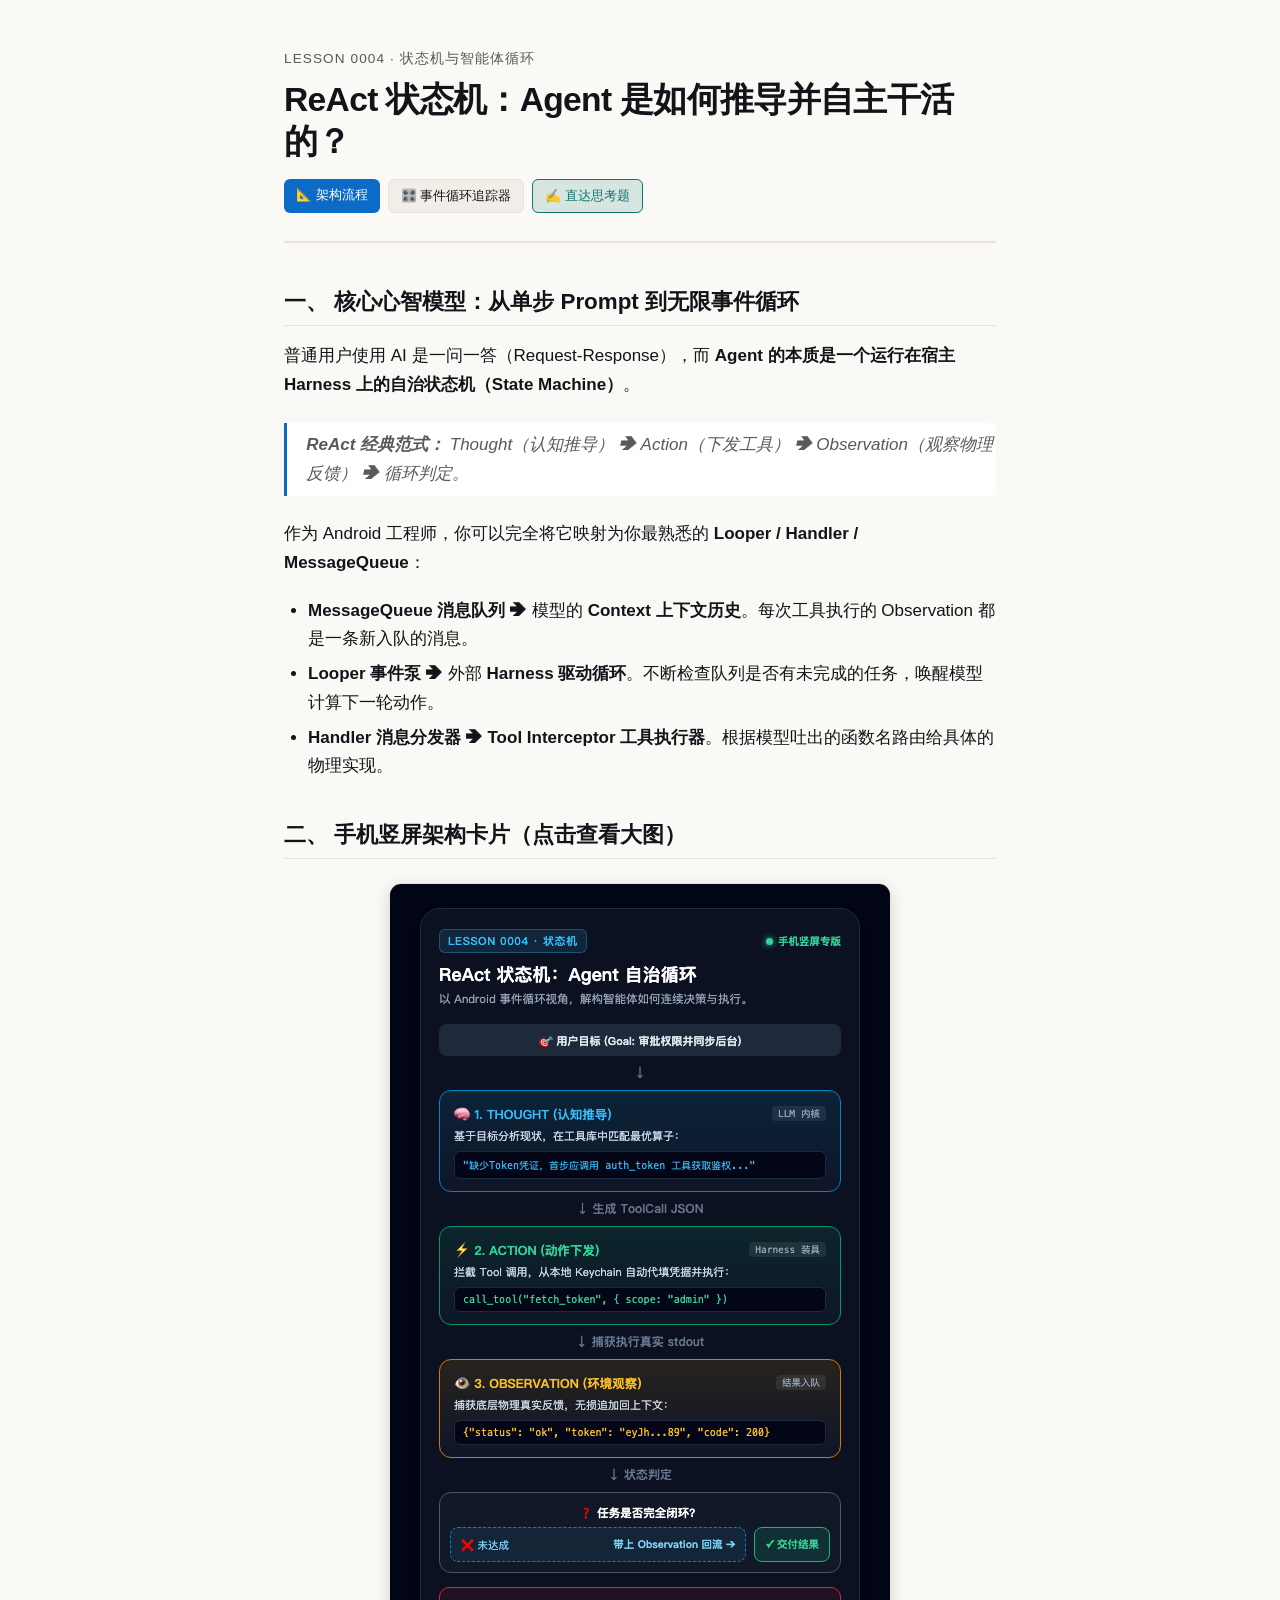
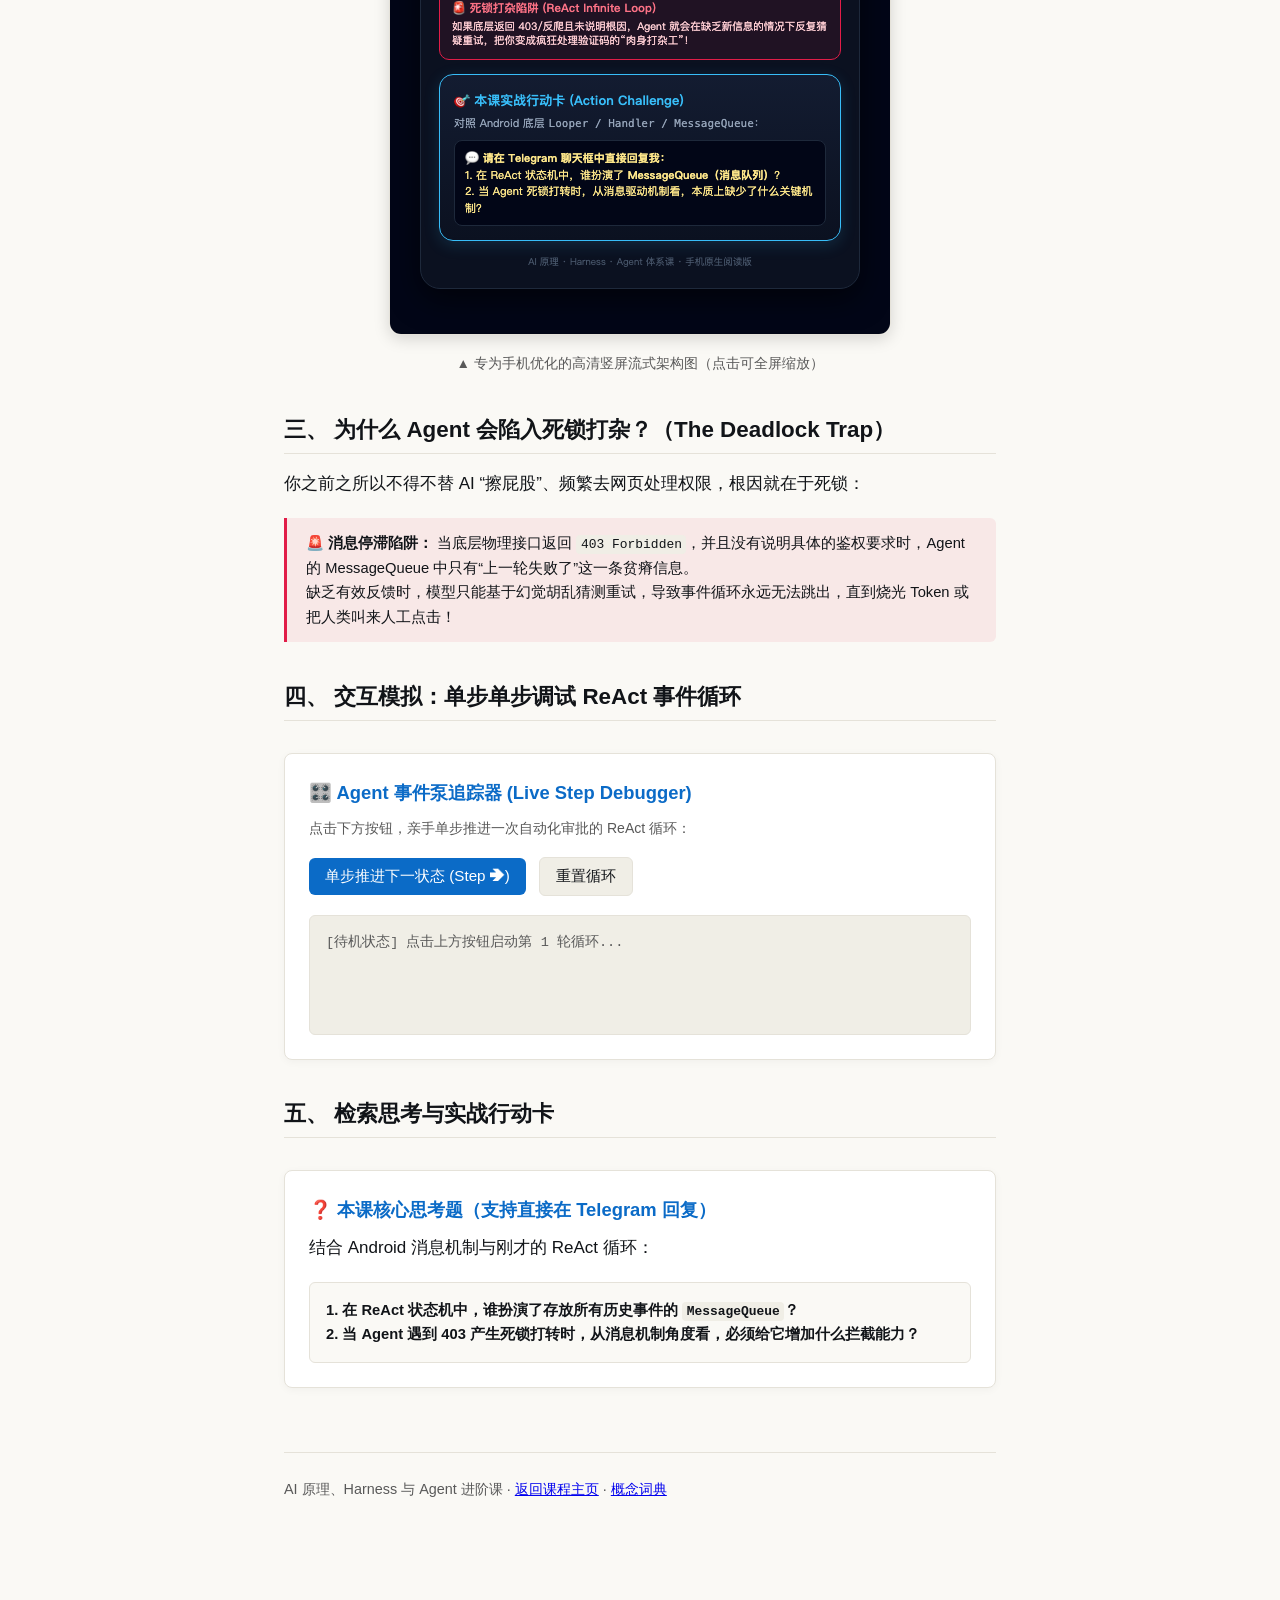
<file: lessons/0004-the-react-loop.html>
<!DOCTYPE html>
<html lang="zh-CN">
<head>
  <meta charset="UTF-8">
  <meta name="viewport" content="width=device-width, initial-scale=1.0">
  <title>Lesson 0004: ReAct 状态机 —— Agent 自治循环与死锁解构</title>
  <link rel="stylesheet" href="../assets/style.css?v=20260930_03">
</head>
<body>

  <header>
    <div class="lesson-meta">Lesson 0004 · 状态机与智能体循环</div>
    <h1>ReAct 状态机：Agent 是如何推导并自主干活的？</h1>
    <div style="display: flex; gap: 0.5rem; margin-top: 1rem; overflow-x: auto; padding-bottom: 0.2rem;">
      <a href="#diagram-section" class="btn" style="font-size: 0.8rem; padding: 0.35rem 0.75rem; text-decoration: none;">📐 架构流程</a>
      <a href="#simulator-section" class="btn" style="font-size: 0.8rem; padding: 0.35rem 0.75rem; background: var(--code-bg); color: var(--text-color); border: 1px solid var(--border-color); text-decoration: none;">🎛️ 事件循环追踪器</a>
      <a href="#quiz-section" class="btn" style="font-size: 0.8rem; padding: 0.35rem 0.75rem; background: rgba(15,118,110,0.15); color: var(--success-color); border: 1px solid var(--success-color); text-decoration: none;">✍️ 直达思考题</a>
    </div>
  </header>

  <main>
    <h2>一、 核心心智模型：从单步 Prompt 到无限事件循环</h2>
    <p>普通用户使用 AI 是一问一答（Request-Response），而 <strong>Agent 的本质是一个运行在宿主 Harness 上的自治状态机（State Machine）</strong>。</p>
    <blockquote>
      <strong>ReAct 经典范式：</strong> Thought（认知推导） ➔ Action（下发工具） ➔ Observation（观察物理反馈） ➔ 循环判定。
    </blockquote>
    <p>作为 Android 工程师，你可以完全将它映射为你最熟悉的 <strong>Looper / Handler / MessageQueue</strong>：</p>
    <ul>
      <li><strong>MessageQueue 消息队列</strong> ➔ 模型的 <strong>Context 上下文历史</strong>。每次工具执行的 Observation 都是一条新入队的消息。</li>
      <li><strong>Looper 事件泵</strong> ➔ 外部 <strong>Harness 驱动循环</strong>。不断检查队列是否有未完成的任务，唤醒模型计算下一轮动作。</li>
      <li><strong>Handler 消息分发器</strong> ➔ <strong>Tool Interceptor 工具执行器</strong>。根据模型吐出的函数名路由给具体的物理实现。</li>
    </ul>

    <h2 id="diagram-section">二、 手机竖屏架构卡片（点击查看大图）</h2>
    <div style="text-align: center; margin: 1.5rem 0;">
      <a href="../lesson004_mobile.png" target="_blank">
        <img src="../lesson004_mobile.png" alt="Lesson 0004 Mobile Card" style="max-width: 100%; border-radius: 12px; border: 1px solid var(--border-color); box-shadow: 0 4px 16px rgba(0,0,0,0.15);">
      </a>
      <p style="font-size: 0.85rem; color: var(--text-muted); margin-top: 0.5rem;">▲ 专为手机优化的高清竖屏流式架构图（点击可全屏缩放）</p>
    </div>

    <h2>三、 为什么 Agent 会陷入死锁打杂？（The Deadlock Trap）</h2>
    <p>你之前之所以不得不替 AI “擦屁股”、频繁去网页处理权限，根因就在于死锁：</p>
    <div style="background: rgba(225, 29, 72, 0.08); border-left: 3px solid #e11d48; padding: 0.8rem 1.2rem; border-radius: 0 6px 6px 0; margin: 1.2rem 0; font-size: 0.92rem;">
      <strong>🚨 消息停滞陷阱：</strong> 当底层物理接口返回 <code>403 Forbidden</code>，并且没有说明具体的鉴权要求时，Agent 的 MessageQueue 中只有“上一轮失败了”这一条贫瘠信息。<br>
      缺乏有效反馈时，模型只能基于幻觉胡乱猜测重试，导致事件循环永远无法跳出，直到烧光 Token 或把人类叫来人工点击！
    </div>

    <h2 id="simulator-section">四、 交互模拟：单步单步调试 ReAct 事件循环</h2>
    <div class="interactive-box">
      <h3>🎛️ Agent 事件泵追踪器 (Live Step Debugger)</h3>
      <p style="font-size:0.88rem; color:var(--text-muted); margin-bottom:1rem;">点击下方按钮，亲手单步推进一次自动化审批的 ReAct 循环：</p>
      
      <button class="btn" id="step-btn" onclick="nextStep()">单步推进下一状态 (Step ➔)</button>
      <button class="btn" style="background:var(--code-bg); color:var(--text-color); border:1px solid var(--border-color); margin-left:0.5rem;" onclick="resetStep()">重置循环</button>

      <div id="step-display" style="margin-top:1.2rem; background:var(--code-bg); border:1px solid var(--border-color); border-radius:6px; padding:1rem; font-family:monospace; font-size:0.85rem; line-height:1.6; min-height:120px;">
        <span style="color:var(--text-muted);">[待机状态] 点击上方按钮启动第 1 轮循环...</span>
      </div>
    </div>

    <h2 id="quiz-section">五、 检索思考与实战行动卡</h2>
    <div class="interactive-box">
      <h3>❓ 本课核心思考题（支持直接在 Telegram 回复）</h3>
      <p>结合 Android 消息机制与刚才的 ReAct 循环：</p>
      <div style="background:var(--bg-color); border:1px solid var(--border-color); border-radius:6px; padding:1rem; font-size:0.92rem; line-height:1.6;">
        <strong>1. 在 ReAct 状态机中，谁扮演了存放所有历史事件的 <code>MessageQueue</code>？</strong><br>
        <strong>2. 当 Agent 遇到 403 产生死锁打转时，从消息机制角度看，必须给它增加什么拦截能力？</strong>
      </div>
    </div>
  </main>

  <footer>
    <p>AI 原理、Harness 与 Agent 进阶课 · <a href="../index.html">返回课程主页</a> · <a href="../GLOSSARY.md">概念词典</a></p>
  </footer>

  <script>
    let step = 0;
    const states = [
      {
        tag: "THOUGHT · 认知推导",
        color: "var(--accent-color)",
        content: "LLM 芯片推导: '目标是同步后台配置，但缺少有效 token，分析 Tool 清单，匹配到 fetch_admin_token() 工具。'"
      },
      {
        tag: "ACTION · 动作下发",
        color: "var(--success-color)",
        content: "Harness 拦截 ToolCall: 触发 fetch_admin_token(scope='admin_config')，从 Keychain 挂载并注入本地鉴权凭证。"
      },
      {
        tag: "OBSERVATION · 环境观察",
        color: "var(--warning-color)",
        content: "物理 API 真实返回: {'code': 200, 'token': 'eyJh...89', 'msg': '授权成功'}. 该消息作为新节点追加进 Context (MessageQueue)。"
      },
      {
        tag: "DECISION & LOOP · 判定回流",
        color: "var(--accent-color)",
        content: "Is Goal Met? NO (仅完成了前置鉴权，尚未同步配置)。模型带着新 Token 启动第 2 轮 Thought，准备调用 sync_data()！"
      },
      {
        tag: "FINAL DELIVERED · 任务达成",
        color: "var(--success-color)",
        content: "第 2 轮执行完成，数据同步完毕。Is Goal Met? YES！事件循环跳出，体面交付最终结果给用户。"
      }
    ];

    function nextStep() {
      const display = document.getElementById("step-display");
      if (step < states.length) {
        const s = states[step];
        display.innerHTML += `
          <div style="margin-top:0.6rem; border-top:1px dashed var(--border-color); padding-top:0.4rem;">
            <strong style="color:${s.color};">[第 ${step+1} 步 · ${s.tag}]</strong><br>
            <span>${s.content}</span>
          </div>
        `;
        step++;
      } else {
        display.innerHTML += `<div style="color:var(--success-color); margin-top:0.6rem;">🎉 完整 ReAct 循环演练完成！点击重置可再次体验。</div>`;
      }
    }

    function resetStep() {
      step = 0;
      document.getElementById("step-display").innerHTML = '<span style="color:var(--text-muted);">[待机状态] 点击上方按钮启动第 1 轮循环...</span>';
    }
  </script>
</body>
</html>
</file>
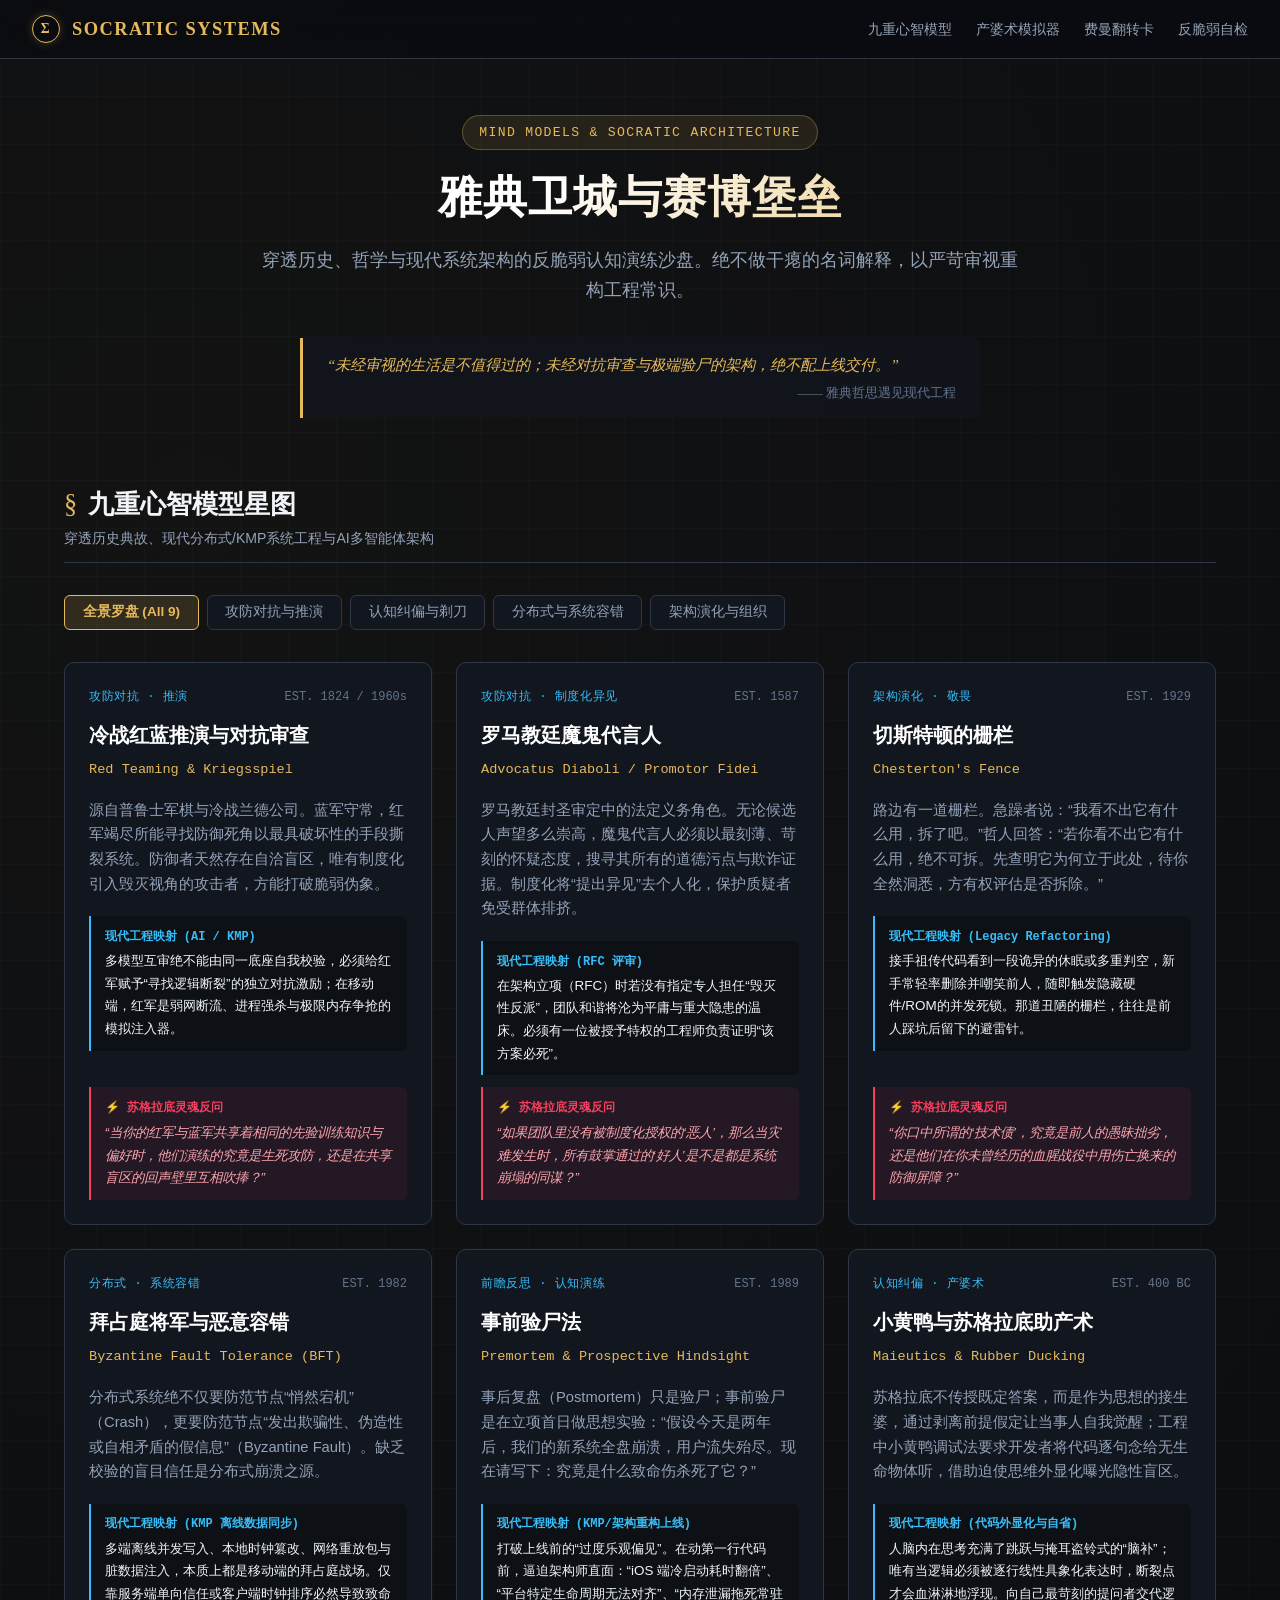
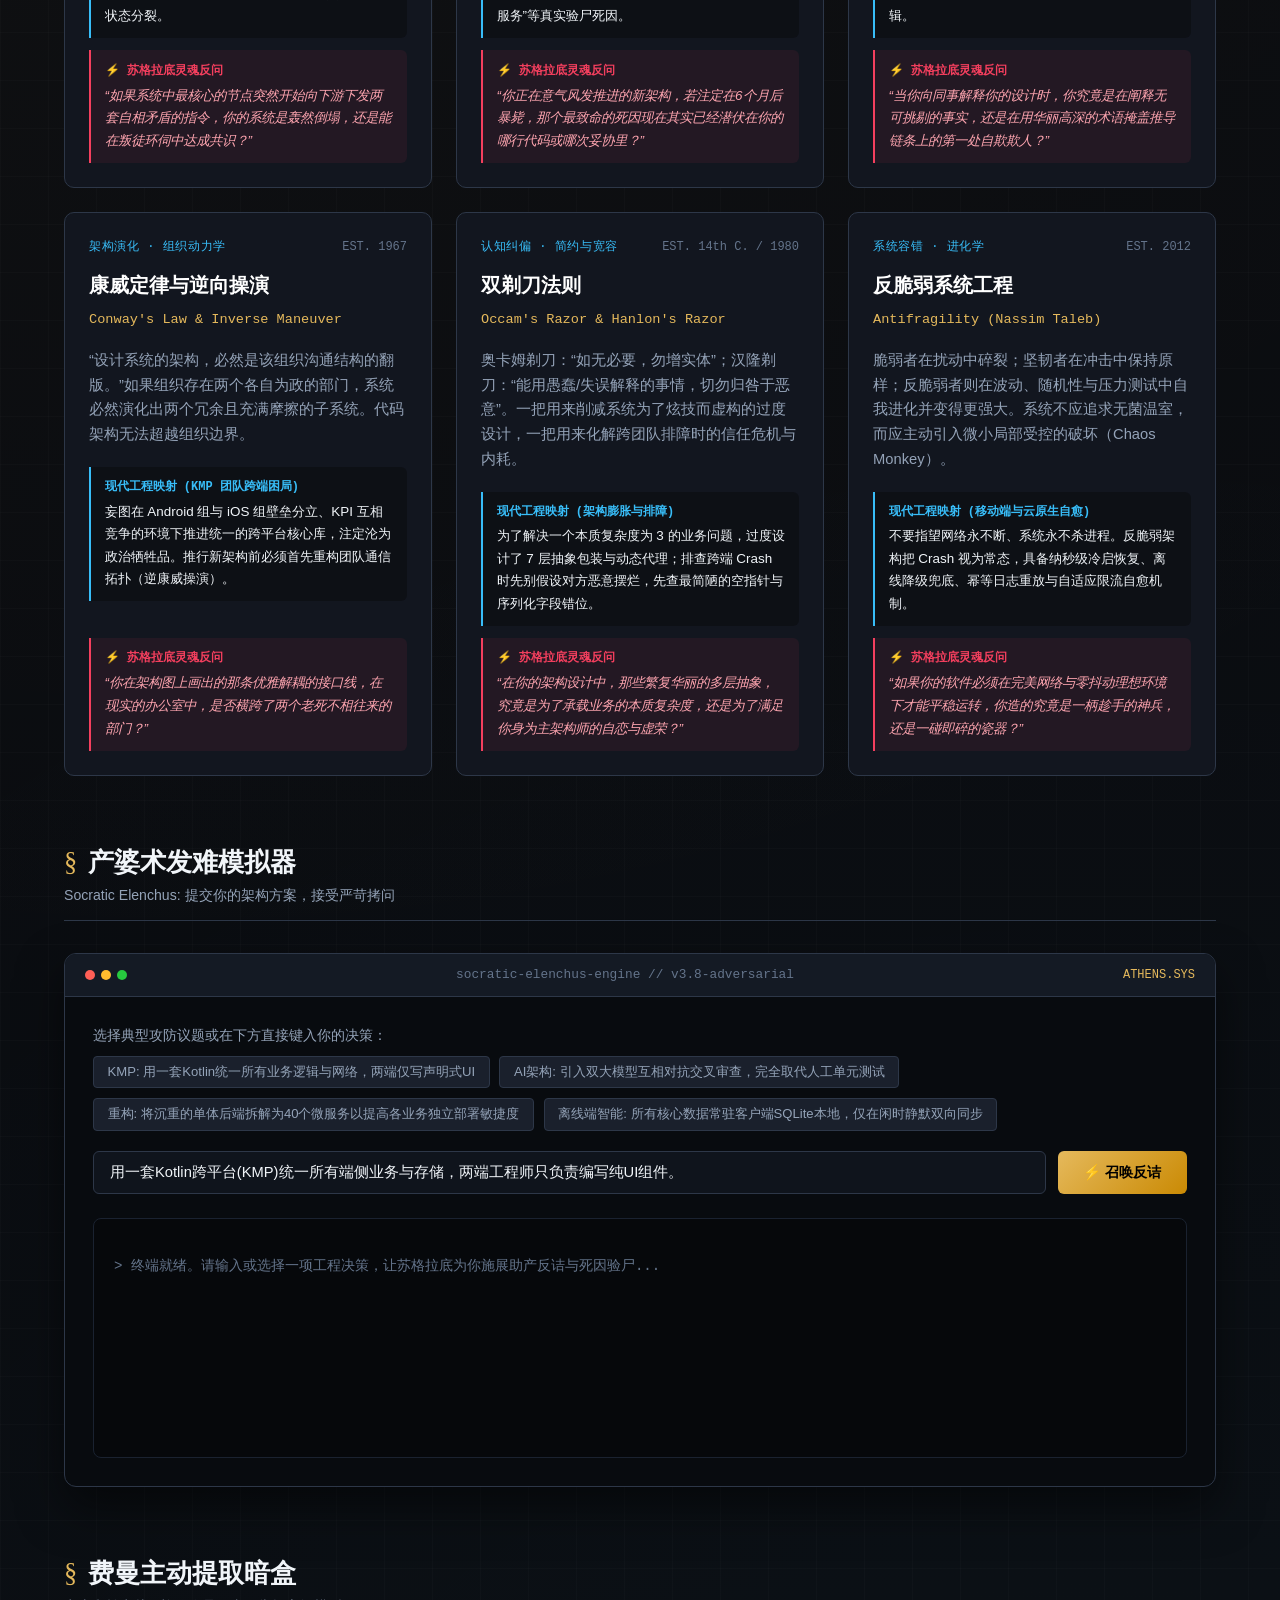
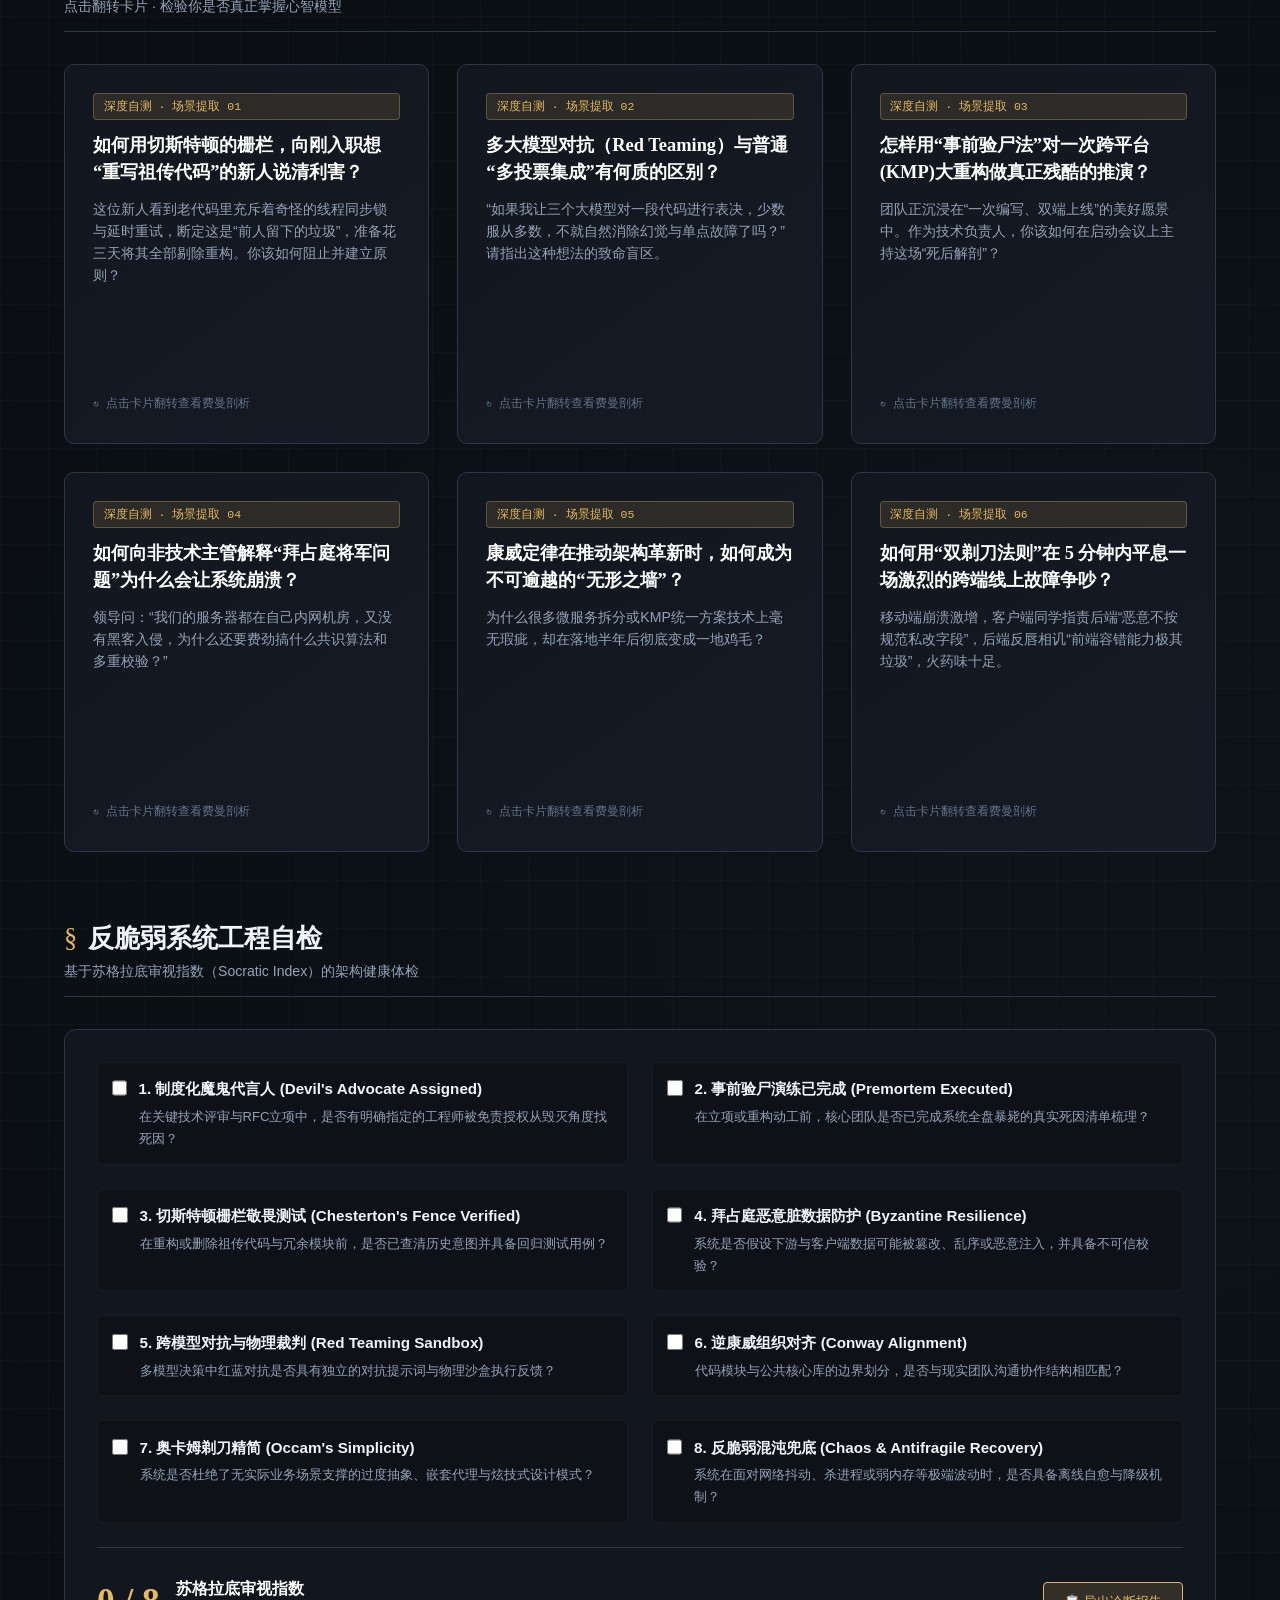
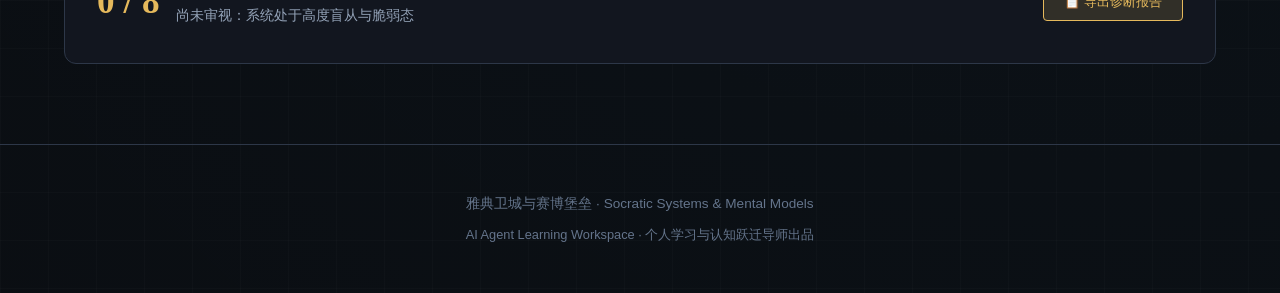
<file: lessons/socratic-adversarial-thinking.html>
<!DOCTYPE html>
<html lang="zh-CN">
<head>
  <meta charset="UTF-8">
  <meta name="viewport" content="width=device-width, initial-scale=1.0">
  <title>雅典卫城与赛博堡垒：心智模型与反脆弱架构沙盘 | Socratic Systems</title>
  <style>
    :root {
      --bg-primary: #0a0c10;
      --bg-secondary: #12161f;
      --bg-tertiary: #1a202c;
      --accent-gold: #e5b95c;
      --accent-gold-glow: rgba(229, 185, 92, 0.25);
      --accent-cyan: #38bdf8;
      --accent-cyan-glow: rgba(56, 189, 248, 0.2);
      --accent-red: #f43f5e;
      --accent-green: #10b981;
      --text-main: #f1f5f9;
      --text-muted: #94a3b8;
      --text-dim: #64748b;
      --border-subtle: #2d3748;
      --border-focus: #e5b95c;
      --font-serif: "Cinzel", "Noto Serif SC", "Source Han Serif CN", Georgia, serif;
      --font-sans: -apple-system, BlinkMacSystemFont, "Segoe UI", Roboto, "PingFang SC", "Hiragino Sans GB", "Microsoft YaHei", sans-serif;
      --font-mono: "Fira Code", "JetBrains Mono", Consolas, Menlo, monospace;
    }

    * {
      box-sizing: border-box;
      margin: 0;
      padding: 0;
    }

    body {
      background-color: var(--bg-primary);
      color: var(--text-main);
      font-family: var(--font-sans);
      line-height: 1.68;
      overflow-x: hidden;
      background-image: 
        radial-gradient(circle at 15% 10%, rgba(229, 185, 92, 0.04) 0%, transparent 45%),
        radial-gradient(circle at 85% 80%, rgba(56, 189, 248, 0.04) 0%, transparent 50%),
        linear-gradient(rgba(255, 255, 255, 0.015) 1px, transparent 1px),
        linear-gradient(90deg, rgba(255, 255, 255, 0.015) 1px, transparent 1px);
      background-size: 100% 100%, 100% 100%, 48px 48px, 48px 48px;
    }

    /* Navigation & Header */
    nav {
      position: sticky;
      top: 0;
      z-index: 100;
      backdrop-filter: blur(16px);
      background: rgba(10, 12, 16, 0.82);
      border-bottom: 1px solid var(--border-subtle);
      padding: 0.85rem 2rem;
      display: flex;
      justify-content: space-between;
      align-items: center;
    }

    .brand {
      display: flex;
      align-items: center;
      gap: 0.75rem;
      font-family: var(--font-serif);
      font-size: 1.15rem;
      font-weight: 700;
      letter-spacing: 0.08em;
      color: var(--accent-gold);
      text-decoration: none;
    }

    .brand-icon {
      width: 28px;
      height: 28px;
      border: 1.5px solid var(--accent-gold);
      border-radius: 50%;
      display: flex;
      align-items: center;
      justify-content: center;
      font-size: 0.85rem;
      box-shadow: 0 0 10px var(--accent-gold-glow);
    }

    .nav-links {
      display: flex;
      gap: 1.5rem;
      list-style: none;
    }

    .nav-links a {
      color: var(--text-muted);
      text-decoration: none;
      font-size: 0.88rem;
      font-weight: 500;
      transition: color 0.2s;
    }

    .nav-links a:hover {
      color: var(--accent-gold);
    }

    /* Hero Section */
    .hero {
      max-width: 1100px;
      margin: 3.5rem auto 3rem;
      padding: 0 1.5rem;
      text-align: center;
    }

    .hero-badge {
      display: inline-flex;
      align-items: center;
      gap: 0.5rem;
      padding: 0.35rem 1rem;
      background: rgba(229, 185, 92, 0.1);
      border: 1px solid rgba(229, 185, 92, 0.3);
      border-radius: 9999px;
      font-size: 0.82rem;
      color: var(--accent-gold);
      font-family: var(--font-mono);
      margin-bottom: 1.25rem;
      text-transform: uppercase;
      letter-spacing: 0.1em;
    }

    .hero h1 {
      font-family: var(--font-serif);
      font-size: 2.75rem;
      line-height: 1.25;
      font-weight: 800;
      letter-spacing: 0.02em;
      background: linear-gradient(135deg, #fff 40%, var(--accent-gold) 100%);
      -webkit-background-clip: text;
      -webkit-text-fill-color: transparent;
      margin-bottom: 1.2rem;
    }

    .hero p {
      font-size: 1.15rem;
      color: var(--text-muted);
      max-width: 760px;
      margin: 0 auto 2rem;
    }

    .hero-quote {
      font-family: var(--font-serif);
      font-style: italic;
      color: var(--accent-gold);
      background: rgba(18, 22, 31, 0.7);
      border-left: 3px solid var(--accent-gold);
      padding: 0.85rem 1.5rem;
      border-radius: 0 8px 8px 0;
      max-width: 680px;
      margin: 0 auto;
      font-size: 0.95rem;
      text-align: left;
    }

    /* Main Container */
    .container {
      max-width: 1200px;
      margin: 0 auto;
      padding: 0 1.5rem 5rem;
    }

    /* Section Header */
    .section-header {
      margin: 4rem 0 2rem;
      display: flex;
      align-items: flex-end;
      justify-content: space-between;
      border-bottom: 1px solid var(--border-subtle);
      padding-bottom: 0.75rem;
    }

    .section-title {
      font-family: var(--font-serif);
      font-size: 1.65rem;
      color: var(--text-main);
      display: flex;
      align-items: center;
      gap: 0.65rem;
    }

    .section-title::before {
      content: "§";
      color: var(--accent-gold);
      font-weight: 400;
    }

    .section-subtitle {
      font-size: 0.88rem;
      color: var(--text-muted);
    }

    /* Category Filter Tabs */
    .filter-bar {
      display: flex;
      gap: 0.5rem;
      margin-bottom: 2rem;
      flex-wrap: wrap;
    }

    .filter-btn {
      background: var(--bg-secondary);
      border: 1px solid var(--border-subtle);
      color: var(--text-muted);
      padding: 0.45rem 1.1rem;
      border-radius: 6px;
      font-size: 0.85rem;
      cursor: pointer;
      transition: all 0.2s;
    }

    .filter-btn:hover {
      border-color: var(--text-muted);
      color: var(--text-main);
    }

    .filter-btn.active {
      background: rgba(229, 185, 92, 0.15);
      border-color: var(--accent-gold);
      color: var(--accent-gold);
      font-weight: 600;
    }

    /* Mental Models Grid */
    .models-grid {
      display: grid;
      grid-template-columns: repeat(auto-fill, minmax(360px, 1fr));
      gap: 1.5rem;
    }

    .model-card {
      background: var(--bg-secondary);
      border: 1px solid var(--border-subtle);
      border-radius: 10px;
      padding: 1.5rem;
      display: flex;
      flex-direction: column;
      justify-content: space-between;
      transition: transform 0.25s, border-color 0.25s, box-shadow 0.25s;
      position: relative;
      overflow: hidden;
    }

    .model-card::after {
      content: "";
      position: absolute;
      top: 0;
      left: 0;
      right: 0;
      height: 3px;
      background: linear-gradient(90deg, transparent, var(--accent-gold), transparent);
      opacity: 0;
      transition: opacity 0.3s;
    }

    .model-card:hover {
      transform: translateY(-3px);
      border-color: rgba(229, 185, 92, 0.4);
      box-shadow: 0 12px 28px rgba(0, 0, 0, 0.35);
    }

    .model-card:hover::after {
      opacity: 1;
    }

    .card-meta {
      display: flex;
      justify-content: space-between;
      align-items: center;
      margin-bottom: 0.75rem;
      font-size: 0.75rem;
      font-family: var(--font-mono);
      color: var(--text-dim);
    }

    .card-category {
      color: var(--accent-cyan);
      text-transform: uppercase;
      letter-spacing: 0.05em;
    }

    .card-title {
      font-family: var(--font-serif);
      font-size: 1.25rem;
      font-weight: 700;
      color: #fff;
      margin-bottom: 0.4rem;
    }

    .card-subtitle {
      font-size: 0.85rem;
      color: var(--accent-gold);
      font-family: var(--font-mono);
      margin-bottom: 1rem;
    }

    .card-body {
      font-size: 0.92rem;
      color: var(--text-muted);
      margin-bottom: 1.25rem;
      flex-grow: 1;
    }

    .dimension-block {
      background: rgba(10, 12, 16, 0.6);
      border-left: 2px solid var(--accent-cyan);
      padding: 0.65rem 0.85rem;
      border-radius: 0 6px 6px 0;
      margin-bottom: 0.75rem;
      font-size: 0.84rem;
    }

    .dimension-label {
      color: var(--accent-cyan);
      font-weight: 600;
      font-family: var(--font-mono);
      font-size: 0.75rem;
      margin-bottom: 0.2rem;
    }

    .socratic-prompt {
      background: rgba(244, 63, 94, 0.07);
      border-left: 2px solid var(--accent-red);
      padding: 0.65rem 0.85rem;
      border-radius: 0 6px 6px 0;
      font-size: 0.84rem;
      font-style: italic;
      color: #fda4af;
      margin-top: auto;
    }

    .socratic-prompt-label {
      font-style: normal;
      color: var(--accent-red);
      font-weight: 600;
      font-family: var(--font-mono);
      font-size: 0.75rem;
      margin-bottom: 0.25rem;
      display: flex;
      align-items: center;
      gap: 0.4rem;
    }

    /* Socratic Simulator Terminal */
    .elenchus-terminal {
      background: #080b0f;
      border: 1px solid var(--border-subtle);
      border-radius: 12px;
      overflow: hidden;
      box-shadow: 0 20px 45px rgba(0, 0, 0, 0.5);
    }

    .terminal-bar {
      background: #141a24;
      padding: 0.65rem 1.25rem;
      display: flex;
      justify-content: space-between;
      align-items: center;
      border-bottom: 1px solid var(--border-subtle);
    }

    .terminal-dots {
      display: flex;
      gap: 6px;
    }

    .terminal-dot {
      width: 10px;
      height: 10px;
      border-radius: 50%;
    }

    .dot-red { background: #ff5f56; }
    .dot-yellow { background: #ffbd2e; }
    .dot-green { background: #27c93f; }

    .terminal-title {
      font-family: var(--font-mono);
      font-size: 0.8rem;
      color: var(--text-dim);
    }

    .terminal-body {
      padding: 1.75rem;
    }

    .scenario-picker {
      margin-bottom: 1.25rem;
    }

    .scenario-label {
      font-size: 0.85rem;
      color: var(--text-muted);
      margin-bottom: 0.5rem;
      display: block;
    }

    .scenario-chips {
      display: flex;
      gap: 0.6rem;
      flex-wrap: wrap;
      margin-bottom: 1rem;
    }

    .chip-btn {
      background: var(--bg-tertiary);
      border: 1px solid var(--border-subtle);
      color: var(--text-muted);
      padding: 0.4rem 0.85rem;
      border-radius: 4px;
      font-size: 0.82rem;
      cursor: pointer;
      transition: all 0.2s;
    }

    .chip-btn:hover {
      border-color: var(--accent-cyan);
      color: var(--accent-cyan);
    }

    .input-group {
      display: flex;
      gap: 0.75rem;
      margin-bottom: 1.5rem;
    }

    .terminal-input {
      flex: 1;
      background: #0f141c;
      border: 1px solid var(--border-subtle);
      color: var(--text-main);
      padding: 0.75rem 1rem;
      border-radius: 6px;
      font-family: var(--font-sans);
      font-size: 0.92rem;
      outline: none;
      transition: border-color 0.2s;
    }

    .terminal-input:focus {
      border-color: var(--accent-gold);
      box-shadow: 0 0 10px var(--accent-gold-glow);
    }

    .interrogate-btn {
      background: linear-gradient(135deg, var(--accent-gold) 0%, #ca8a04 100%);
      color: #000;
      border: none;
      padding: 0.75rem 1.6rem;
      border-radius: 6px;
      font-weight: 700;
      font-size: 0.9rem;
      cursor: pointer;
      display: flex;
      align-items: center;
      gap: 0.5rem;
      transition: opacity 0.2s, transform 0.1s;
    }

    .interrogate-btn:hover {
      opacity: 0.92;
      transform: translateY(-1px);
    }

    /* Output Stream */
    .output-stream {
      background: #06080b;
      border: 1px solid #1a2230;
      border-radius: 8px;
      padding: 1.25rem;
      min-height: 240px;
      font-family: var(--font-sans);
    }

    .stream-step {
      margin-bottom: 1.5rem;
      animation: fadeIn 0.4s ease forwards;
    }

    @keyframes fadeIn {
      from { opacity: 0; transform: translateY(6px); }
      to { opacity: 1; transform: translateY(0); }
    }

    .stream-header {
      display: flex;
      align-items: center;
      gap: 0.6rem;
      font-family: var(--font-mono);
      font-size: 0.8rem;
      text-transform: uppercase;
      letter-spacing: 0.08em;
      margin-bottom: 0.4rem;
    }

    .stream-header.danger { color: var(--accent-red); }
    .stream-header.warning { color: var(--accent-gold); }
    .stream-header.info { color: var(--accent-cyan); }
    .stream-header.success { color: var(--accent-green); }

    .stream-content {
      color: #e2e8f0;
      font-size: 0.95rem;
      padding-left: 1.5rem;
      border-left: 2px solid #2d3748;
      line-height: 1.6;
    }

    .stream-content.danger-border { border-left-color: var(--accent-red); }
    .stream-content.warning-border { border-left-color: var(--accent-gold); }
    .stream-content.info-border { border-left-color: var(--accent-cyan); }

    /* Feynman Retrieval Cards */
    .feynman-deck {
      display: grid;
      grid-template-columns: repeat(auto-fill, minmax(350px, 1fr));
      gap: 1.75rem;
      perspective: 1000px;
    }

    .flip-card {
      background-color: transparent;
      height: 380px;
      perspective: 1000px;
      cursor: pointer;
    }

    .flip-card-inner {
      position: relative;
      width: 100%;
      height: 100%;
      text-align: left;
      transition: transform 0.6s cubic-bezier(0.4, 0, 0.2, 1);
      transform-style: preserve-3d;
    }

    .flip-card.flipped .flip-card-inner {
      transform: rotateY(180deg);
    }

    .flip-card-front, .flip-card-back {
      position: absolute;
      width: 100%;
      height: 100%;
      -webkit-backface-visibility: hidden;
      backface-visibility: hidden;
      border-radius: 10px;
      padding: 1.75rem;
      display: flex;
      flex-direction: column;
      justify-content: space-between;
      border: 1px solid var(--border-subtle);
    }

    .flip-card-front {
      background: linear-gradient(145deg, var(--bg-secondary) 0%, #151a24 100%);
    }

    .flip-card-front:hover {
      border-color: rgba(229, 185, 92, 0.5);
    }

    .flip-card-back {
      background: linear-gradient(145deg, #131b28 0%, var(--bg-secondary) 100%);
      transform: rotateY(180deg);
      border-color: var(--accent-cyan);
    }

    .prompt-badge {
      font-family: var(--font-mono);
      font-size: 0.72rem;
      color: var(--accent-gold);
      background: rgba(229, 185, 92, 0.12);
      border: 1px solid rgba(229, 185, 92, 0.3);
      padding: 0.2rem 0.6rem;
      border-radius: 4px;
      align-self: flex-start;
      margin-bottom: 0.75rem;
    }

    .question-title {
      font-family: var(--font-serif);
      font-size: 1.15rem;
      font-weight: 700;
      color: #fff;
      line-height: 1.45;
      margin-bottom: 0.85rem;
    }

    .question-desc {
      font-size: 0.88rem;
      color: var(--text-muted);
      line-height: 1.55;
    }

    .flip-hint {
      display: flex;
      align-items: center;
      gap: 0.4rem;
      font-size: 0.75rem;
      font-family: var(--font-mono);
      color: var(--text-dim);
      margin-top: auto;
    }

    .back-header {
      font-family: var(--font-mono);
      font-size: 0.78rem;
      color: var(--accent-cyan);
      text-transform: uppercase;
      letter-spacing: 0.05em;
      margin-bottom: 0.65rem;
    }

    .feynman-explanation {
      font-size: 0.88rem;
      color: #cbd5e1;
      line-height: 1.6;
      margin-bottom: 1rem;
    }

    .blindspot-checklist {
      background: rgba(0, 0, 0, 0.35);
      border-radius: 6px;
      padding: 0.75rem;
      font-size: 0.8rem;
    }

    .checklist-item {
      display: flex;
      align-items: flex-start;
      gap: 0.4rem;
      color: #94a3b8;
      margin-bottom: 0.35rem;
    }

    .checklist-item:last-child {
      margin-bottom: 0;
    }

    /* Matrix Radar / Audit Checklist */
    .audit-box {
      background: var(--bg-secondary);
      border: 1px solid var(--border-subtle);
      border-radius: 12px;
      padding: 2rem;
    }

    .audit-grid {
      display: grid;
      grid-template-columns: 1fr 1fr;
      gap: 1.5rem;
      margin-bottom: 1.5rem;
    }

    @media (max-width: 768px) {
      .audit-grid {
        grid-template-columns: 1fr;
      }
    }

    .audit-item {
      display: flex;
      gap: 0.75rem;
      align-items: flex-start;
      padding: 0.85rem;
      background: rgba(10, 12, 16, 0.4);
      border: 1px solid rgba(255, 255, 255, 0.04);
      border-radius: 6px;
      cursor: pointer;
      transition: background 0.2s;
    }

    .audit-item:hover {
      background: rgba(229, 185, 92, 0.04);
    }

    .audit-checkbox {
      margin-top: 0.25rem;
      accent-color: var(--accent-gold);
      width: 16px;
      height: 16px;
      cursor: pointer;
    }

    .audit-text h4 {
      font-size: 0.95rem;
      color: var(--text-main);
      margin-bottom: 0.25rem;
    }

    .audit-text p {
      font-size: 0.82rem;
      color: var(--text-muted);
    }

    .audit-score-panel {
      border-top: 1px solid var(--border-subtle);
      padding-top: 1.5rem;
      display: flex;
      justify-content: space-between;
      align-items: center;
      flex-wrap: wrap;
      gap: 1rem;
    }

    .score-display {
      display: flex;
      align-items: center;
      gap: 1rem;
    }

    .score-number {
      font-family: var(--font-serif);
      font-size: 2.2rem;
      font-weight: 800;
      color: var(--accent-gold);
    }

    .score-verdict {
      font-size: 0.9rem;
      color: var(--text-muted);
    }

    /* Footer */
    footer {
      border-top: 1px solid var(--border-subtle);
      padding: 3rem 1.5rem;
      text-align: center;
      color: var(--text-dim);
      font-size: 0.85rem;
    }

    footer a {
      color: var(--accent-gold);
      text-decoration: none;
    }
  </style>
</head>
<body>

  <!-- Top Bar -->
  <nav>
    <a href="../index.html" class="brand">
      <div class="brand-icon">Σ</div>
      <span>SOCRATIC SYSTEMS</span>
    </a>
    <ul class="nav-links">
      <li><a href="#models">九重心智模型</a></li>
      <li><a href="#simulator">产婆术模拟器</a></li>
      <li><a href="#feynman">费曼翻转卡</a></li>
      <li><a href="#audit">反脆弱自检</a></li>
    </ul>
  </nav>

  <!-- Hero Header -->
  <header class="hero">
    <div class="hero-badge">Mind Models & Socratic Architecture</div>
    <h1>雅典卫城与赛博堡垒</h1>
    <p>穿透历史、哲学与现代系统架构的反脆弱认知演练沙盘。绝不做干瘪的名词解释，以严苛审视重构工程常识。</p>
    <div class="hero-quote">
      “未经审视的生活是不值得过的；未经对抗审查与极端验尸的架构，绝不配上线交付。”
      <div style="font-size: 0.8rem; margin-top: 0.35rem; color: var(--text-dim); font-style: normal; text-align: right;">—— 雅典哲思遇见现代工程</div>
    </div>
  </header>

  <main class="container">

    <!-- Section 1: Nine Mind Models -->
    <section id="models">
      <div class="section-header">
        <div>
          <h2 class="section-title">九重心智模型星图</h2>
          <div class="section-subtitle">穿透历史典故、现代分布式/KMP系统工程与AI多智能体架构</div>
        </div>
      </div>

      <!-- Filter Controls -->
      <div class="filter-bar">
        <button class="filter-btn active" data-filter="all">全景罗盘 (All 9)</button>
        <button class="filter-btn" data-filter="defense">攻防对抗与推演</button>
        <button class="filter-btn" data-filter="cognition">认知纠偏与剃刀</button>
        <button class="filter-btn" data-filter="systems">分布式与系统容错</button>
        <button class="filter-btn" data-filter="architecture">架构演化与组织</button>
      </div>

      <!-- Models Grid -->
      <div class="models-grid" id="modelsGrid">

        <!-- 1. Red Teaming -->
        <div class="model-card" data-category="defense">
          <div>
            <div class="card-meta">
              <span class="card-category">攻防对抗 · 推演</span>
              <span>EST. 1824 / 1960s</span>
            </div>
            <h3 class="card-title">冷战红蓝推演与对抗审查</h3>
            <div class="card-subtitle">Red Teaming & Kriegsspiel</div>
            <p class="card-body">
              源自普鲁士军棋与冷战兰德公司。蓝军守常，红军竭尽所能寻找防御死角以最具破坏性的手段撕裂系统。防御者天然存在自洽盲区，唯有制度化引入毁灭视角的攻击者，方能打破脆弱伪象。
            </p>
            <div class="dimension-block">
              <div class="dimension-label">现代工程映射 (AI / KMP)</div>
              多模型互审绝不能由同一底座自我校验，必须给红军赋予“寻找逻辑断裂”的独立对抗激励；在移动端，红军是弱网断流、进程强杀与极限内存争抢的模拟注入器。
            </div>
          </div>
          <div class="socratic-prompt">
            <div class="socratic-prompt-label">⚡ 苏格拉底灵魂反问</div>
            “当你的红军与蓝军共享着相同的先验训练知识与偏好时，他们演练的究竟是生死攻防，还是在共享盲区的回声壁里互相吹捧？”
          </div>
        </div>

        <!-- 2. Devil's Advocate -->
        <div class="model-card" data-category="defense">
          <div>
            <div class="card-meta">
              <span class="card-category">攻防对抗 · 制度化异见</span>
              <span>EST. 1587</span>
            </div>
            <h3 class="card-title">罗马教廷魔鬼代言人</h3>
            <div class="card-subtitle">Advocatus Diaboli / Promotor Fidei</div>
            <p class="card-body">
              罗马教廷封圣审定中的法定义务角色。无论候选人声望多么崇高，魔鬼代言人必须以最刻薄、苛刻的怀疑态度，搜寻其所有的道德污点与欺诈证据。制度化将“提出异见”去个人化，保护质疑者免受群体排挤。
            </p>
            <div class="dimension-block">
              <div class="dimension-label">现代工程映射 (RFC 评审)</div>
              在架构立项（RFC）时若没有指定专人担任“毁灭性反派”，团队和谐将沦为平庸与重大隐患的温床。必须有一位被授予特权的工程师负责证明“该方案必死”。
            </div>
          </div>
          <div class="socratic-prompt">
            <div class="socratic-prompt-label">⚡ 苏格拉底灵魂反问</div>
            “如果团队里没有被制度化授权的‘恶人’，那么当灾难发生时，所有鼓掌通过的‘好人’是不是都是系统崩塌的同谋？”
          </div>
        </div>

        <!-- 3. Chesterton's Fence -->
        <div class="model-card" data-category="architecture">
          <div>
            <div class="card-meta">
              <span class="card-category">架构演化 · 敬畏</span>
              <span>EST. 1929</span>
            </div>
            <h3 class="card-title">切斯特顿的栅栏</h3>
            <div class="card-subtitle">Chesterton's Fence</div>
            <p class="card-body">
              路边有一道栅栏。急躁者说：“我看不出它有什么用，拆了吧。”哲人回答：“若你看不出它有什么用，绝不可拆。先查明它为何立于此处，待你全然洞悉，方有权评估是否拆除。”
            </p>
            <div class="dimension-block">
              <div class="dimension-label">现代工程映射 (Legacy Refactoring)</div>
              接手祖传代码看到一段诡异的休眠或多重判空，新手常轻率删除并嘲笑前人，随即触发隐藏硬件/ROM的并发死锁。那道丑陋的栅栏，往往是前人踩坑后留下的避雷针。
            </div>
          </div>
          <div class="socratic-prompt">
            <div class="socratic-prompt-label">⚡ 苏格拉底灵魂反问</div>
            “你口中所谓的‘技术债’，究竟是前人的愚昧拙劣，还是他们在你未曾经历的血腥战役中用伤亡换来的防御屏障？”
          </div>
        </div>

        <!-- 4. Byzantine Generals -->
        <div class="model-card" data-category="systems">
          <div>
            <div class="card-meta">
              <span class="card-category">分布式 · 系统容错</span>
              <span>EST. 1982</span>
            </div>
            <h3 class="card-title">拜占庭将军与恶意容错</h3>
            <div class="card-subtitle">Byzantine Fault Tolerance (BFT)</div>
            <p class="card-body">
              分布式系统绝不仅要防范节点“悄然宕机”（Crash），更要防范节点“发出欺骗性、伪造性或自相矛盾的假信息”（Byzantine Fault）。缺乏校验的盲目信任是分布式崩溃之源。
            </p>
            <div class="dimension-block">
              <div class="dimension-label">现代工程映射 (KMP 离线数据同步)</div>
              多端离线并发写入、本地时钟篡改、网络重放包与脏数据注入，本质上都是移动端的拜占庭战场。仅靠服务端单向信任或客户端时钟排序必然导致致命状态分裂。
            </div>
          </div>
          <div class="socratic-prompt">
            <div class="socratic-prompt-label">⚡ 苏格拉底灵魂反问</div>
            “如果系统中最核心的节点突然开始向下游下发两套自相矛盾的指令，你的系统是轰然倒塌，还是能在叛徒环伺中达成共识？”
          </div>
        </div>

        <!-- 5. Premortem -->
        <div class="model-card" data-category="defense">
          <div>
            <div class="card-meta">
              <span class="card-category">前瞻反思 · 认知演练</span>
              <span>EST. 1989</span>
            </div>
            <h3 class="card-title">事前验尸法</h3>
            <div class="card-subtitle">Premortem & Prospective Hindsight</div>
            <p class="card-body">
              事后复盘（Postmortem）只是验尸；事前验尸是在立项首日做思想实验：“假设今天是两年后，我们的新系统全盘崩溃，用户流失殆尽。现在请写下：究竟是什么致命伤杀死了它？”
            </p>
            <div class="dimension-block">
              <div class="dimension-label">现代工程映射 (KMP/架构重构上线)</div>
              打破上线前的“过度乐观偏见”。在动第一行代码前，逼迫架构师直面：“iOS 端冷启动耗时翻倍”、“平台特定生命周期无法对齐”、“内存泄漏拖死常驻服务”等真实验尸死因。
            </div>
          </div>
          <div class="socratic-prompt">
            <div class="socratic-prompt-label">⚡ 苏格拉底灵魂反问</div>
            “你正在意气风发推进的新架构，若注定在6个月后暴毙，那个最致命的死因现在其实已经潜伏在你的哪行代码或哪次妥协里？”
          </div>
        </div>

        <!-- 6. Rubber Duck & Elenchus -->
        <div class="model-card" data-category="cognition">
          <div>
            <div class="card-meta">
              <span class="card-category">认知纠偏 · 产婆术</span>
              <span>EST. 400 BC</span>
            </div>
            <h3 class="card-title">小黄鸭与苏格拉底助产术</h3>
            <div class="card-subtitle">Maieutics & Rubber Ducking</div>
            <p class="card-body">
              苏格拉底不传授既定答案，而是作为思想的接生婆，通过剥离前提假定让当事人自我觉醒；工程中小黄鸭调试法要求开发者将代码逐句念给无生命物体听，借助迫使思维外显化曝光隐性盲区。
            </p>
            <div class="dimension-block">
              <div class="dimension-label">现代工程映射 (代码外显化与自省)</div>
              人脑内在思考充满了跳跃与掩耳盗铃式的“脑补”；唯有当逻辑必须被逐行线性具象化表达时，断裂点才会血淋淋地浮现。向自己最苛刻的提问者交代逻辑。
            </div>
          </div>
          <div class="socratic-prompt">
            <div class="socratic-prompt-label">⚡ 苏格拉底灵魂反问</div>
            “当你向同事解释你的设计时，你究竟是在阐释无可挑剔的事实，还是在用华丽高深的术语掩盖推导链条上的第一处自欺欺人？”
          </div>
        </div>

        <!-- 7. Conway's Law -->
        <div class="model-card" data-category="architecture">
          <div>
            <div class="card-meta">
              <span class="card-category">架构演化 · 组织动力学</span>
              <span>EST. 1967</span>
            </div>
            <h3 class="card-title">康威定律与逆向操演</h3>
            <div class="card-subtitle">Conway's Law & Inverse Maneuver</div>
            <p class="card-body">
              “设计系统的架构，必然是该组织沟通结构的翻版。”如果组织存在两个各自为政的部门，系统必然演化出两个冗余且充满摩擦的子系统。代码架构无法超越组织边界。
            </p>
            <div class="dimension-block">
              <div class="dimension-label">现代工程映射 (KMP 团队跨端困局)</div>
              妄图在 Android 组与 iOS 组壁垒分立、KPI 互相竞争的环境下推进统一的跨平台核心库，注定沦为政治牺牲品。推行新架构前必须首先重构团队通信拓扑（逆康威操演）。
            </div>
          </div>
          <div class="socratic-prompt">
            <div class="socratic-prompt-label">⚡ 苏格拉底灵魂反问</div>
            “你在架构图上画出的那条优雅解耦的接口线，在现实的办公室中，是否横跨了两个老死不相往来的部门？”
          </div>
        </div>

        <!-- 8. Dual Razors -->
        <div class="model-card" data-category="cognition">
          <div>
            <div class="card-meta">
              <span class="card-category">认知纠偏 · 简约与宽容</span>
              <span>EST. 14th C. / 1980</span>
            </div>
            <h3 class="card-title">双剃刀法则</h3>
            <div class="card-subtitle">Occam's Razor & Hanlon's Razor</div>
            <p class="card-body">
              奥卡姆剃刀：“如无必要，勿增实体”；汉隆剃刀：“能用愚蠢/失误解释的事情，切勿归咎于恶意”。一把用来削减系统为了炫技而虚构的过度设计，一把用来化解跨团队排障时的信任危机与内耗。
            </p>
            <div class="dimension-block">
              <div class="dimension-label">现代工程映射 (架构膨胀与排障)</div>
              为了解决一个本质复杂度为 3 的业务问题，过度设计了 7 层抽象包装与动态代理；排查跨端 Crash 时先别假设对方恶意摆烂，先查最简陋的空指针与序列化字段错位。
            </div>
          </div>
          <div class="socratic-prompt">
            <div class="socratic-prompt-label">⚡ 苏格拉底灵魂反问</div>
            “在你的架构设计中，那些繁复华丽的多层抽象，究竟是为了承载业务的本质复杂度，还是为了满足你身为主架构师的自恋与虚荣？”
          </div>
        </div>

        <!-- 9. Antifragile -->
        <div class="model-card" data-category="systems">
          <div>
            <div class="card-meta">
              <span class="card-category">系统容错 · 进化学</span>
              <span>EST. 2012</span>
            </div>
            <h3 class="card-title">反脆弱系统工程</h3>
            <div class="card-subtitle">Antifragility (Nassim Taleb)</div>
            <p class="card-body">
              脆弱者在扰动中碎裂；坚韧者在冲击中保持原样；反脆弱者则在波动、随机性与压力测试中自我进化并变得更强大。系统不应追求无菌温室，而应主动引入微小局部受控的破坏（Chaos Monkey）。
            </p>
            <div class="dimension-block">
              <div class="dimension-label">现代工程映射 (移动端与云原生自愈)</div>
              不要指望网络永不断、系统永不杀进程。反脆弱架构把 Crash 视为常态，具备纳秒级冷启恢复、离线降级兜底、幂等日志重放与自适应限流自愈机制。
            </div>
          </div>
          <div class="socratic-prompt">
            <div class="socratic-prompt-label">⚡ 苏格拉底灵魂反问</div>
            “如果你的软件必须在完美网络与零抖动理想环境下才能平稳运转，你造的究竟是一柄趁手的神兵，还是一碰即碎的瓷器？”
          </div>
        </div>

      </div>
    </section>

    <!-- Section 2: Socratic Elenchus Simulator -->
    <section id="simulator">
      <div class="section-header">
        <div>
          <h2 class="section-title">产婆术发难模拟器</h2>
          <div class="section-subtitle">Socratic Elenchus: 提交你的架构方案，接受严苛拷问</div>
        </div>
      </div>

      <div class="elenchus-terminal">
        <div class="terminal-bar">
          <div class="terminal-dots">
            <div class="terminal-dot dot-red"></div>
            <div class="terminal-dot dot-yellow"></div>
            <div class="terminal-dot dot-green"></div>
          </div>
          <div class="terminal-title">socratic-elenchus-engine // v3.8-adversarial</div>
          <div style="font-size: 0.75rem; color: var(--accent-gold); font-family: var(--font-mono);">ATHENS.SYS</div>
        </div>

        <div class="terminal-body">
          <div class="scenario-picker">
            <span class="scenario-label">选择典型攻防议题或在下方直接键入你的决策：</span>
            <div class="scenario-chips">
              <button class="chip-btn" onclick="fillScenario('kmp')">KMP: 用一套Kotlin统一所有业务逻辑与网络，两端仅写声明式UI</button>
              <button class="chip-btn" onclick="fillScenario('dual-llm')">AI架构: 引入双大模型互相对抗交叉审查，完全取代人工单元测试</button>
              <button class="chip-btn" onclick="fillScenario('microservice')">重构: 将沉重的单体后端拆解为40个微服务以提高各业务独立部署敏捷度</button>
              <button class="chip-btn" onclick="fillScenario('local-first')">离线端智能: 所有核心数据常驻客户端SQLite本地，仅在闲时静默双向同步</button>
            </div>
          </div>

          <div class="input-group">
            <input type="text" id="decisionInput" class="terminal-input" placeholder="输入你的系统构想、架构选型或业务重构假设..." value="用一套Kotlin跨平台(KMP)统一所有端侧业务与存储，两端工程师只负责编写纯UI组件。">
            <button class="interrogate-btn" id="runInterrogateBtn" onclick="runInterrogation()">
              <span>⚡ 召唤反诘</span>
            </button>
          </div>

          <!-- Dynamic Output Stream -->
          <div class="output-stream" id="outputStream">
            <div style="color: var(--text-dim); font-family: var(--font-mono); font-size: 0.88rem; padding: 1rem 0;">
              > 终端就绪。请输入或选择一项工程决策，让苏格拉底为你施展助产反诘与死因验尸...
            </div>
          </div>

          <!-- Defense follow up input -->
          <div id="defenseBox" style="display: none; margin-top: 1.5rem; border-top: 1px dashed var(--border-subtle); padding-top: 1.25rem;">
            <div style="font-size: 0.85rem; color: var(--accent-gold); margin-bottom: 0.5rem; font-family: var(--font-mono);">
              > 辩护席：你有何论据来抗辩上述死因与盲区假设？
            </div>
            <div style="display: flex; gap: 0.75rem;">
              <input type="text" id="defenseInput" class="terminal-input" placeholder="针对上述漏洞写下你的防御理由或兜底机制...">
              <button class="chip-btn" style="border-color: var(--accent-gold); color: var(--accent-gold);" onclick="submitDefense()">提交抗辩</button>
            </div>
          </div>

        </div>
      </div>
    </section>

    <!-- Section 3: Feynman Active Retrieval Deck -->
    <section id="feynman">
      <div class="section-header">
        <div>
          <h2 class="section-title">费曼主动提取暗盒</h2>
          <div class="section-subtitle">点击翻转卡片 · 检验你是否真正掌握心智模型</div>
        </div>
      </div>

      <div class="feynman-deck">

        <!-- Card 1 -->
        <div class="flip-card" onclick="toggleCard(this)">
          <div class="flip-card-inner">
            <div class="flip-card-front">
              <div>
                <div class="prompt-badge">深度自测 · 场景提取 01</div>
                <div class="question-title">如何用切斯特顿的栅栏，向刚入职想“重写祖传代码”的新人说清利害？</div>
                <div class="question-desc">
                  这位新人看到老代码里充斥着奇怪的线程同步锁与延时重试，断定这是“前人留下的垃圾”，准备花三天将其全部剔除重构。你该如何阻止并建立原则？
                </div>
              </div>
              <div class="flip-hint">↻ 点击卡片翻转查看费曼剖析</div>
            </div>
            <div class="flip-card-back">
              <div>
                <div class="back-header">FEINMAN INTUITION & MENTAL MODEL</div>
                <div class="feynman-explanation">
                  <strong>极简白话比喻：</strong>把旧代码想象成一条布满弹孔的防弹衣。那些看似丑陋的补丁，不是裁缝技艺拙劣，而是子弹曾经打在那里的痕迹。你不了解子弹从哪飞来就拆掉补丁，下一颗子弹就会射穿你的胸膛。
                </div>
                <div class="blindspot-checklist">
                  <div class="checklist-item">✓ <strong>行动准则：</strong>没有写出能复现历史缺陷的测试用例前，严禁删除栅栏。</div>
                  <div class="checklist-item">✓ <strong>认知自查：</strong>区分“审美不洁”与“功能缺陷”，敬畏时间沉淀的隐性知识。</div>
                </div>
              </div>
              <div class="flip-hint" style="color: var(--accent-cyan);">↻ 点击再次翻转</div>
            </div>
          </div>
        </div>

        <!-- Card 2 -->
        <div class="flip-card" onclick="toggleCard(this)">
          <div class="flip-card-inner">
            <div class="flip-card-front">
              <div>
                <div class="prompt-badge">深度自测 · 场景提取 02</div>
                <div class="question-title">多大模型对抗（Red Teaming）与普通“多投票集成”有何质的区别？</div>
                <div class="question-desc">
                  “如果我让三个大模型对一段代码进行表决，少数服从多数，不就自然消除幻觉与单点故障了吗？”请指出这种想法的致命盲区。
                </div>
              </div>
              <div class="flip-hint">↻ 点击卡片翻转查看费曼剖析</div>
            </div>
            <div class="flip-card-back">
              <div>
                <div class="back-header">FEINMAN INTUITION & MENTAL MODEL</div>
                <div class="feynman-explanation">
                  <strong>破局本质：</strong>多数表决假设错误是随机且互相独立的。但大模型由人类互联网公共语料训练，共享相同的认知偏见与语料污染。多模型投票只会形成“更自信的群体迷思”。
                </div>
                <div class="blindspot-checklist">
                  <div class="checklist-item">✓ <strong>对抗审查关键：</strong>红军必须被赋予专门的负向破坏激励与不同的先验提示词。</div>
                  <div class="checklist-item">✓ <strong>防范共谋：</strong>引入物理执行环境（Sandbox execution）作为最终裁决裁判。</div>
                </div>
              </div>
              <div class="flip-hint" style="color: var(--accent-cyan);">↻ 点击再次翻转</div>
            </div>
          </div>
        </div>

        <!-- Card 3 -->
        <div class="flip-card" onclick="toggleCard(this)">
          <div class="flip-card-inner">
            <div class="flip-card-front">
              <div>
                <div class="prompt-badge">深度自测 · 场景提取 03</div>
                <div class="question-title">怎样用“事前验尸法”对一次跨平台(KMP)大重构做真正残酷的推演？</div>
                <div class="question-desc">
                  团队正沉浸在“一次编写、双端上线”的美好愿景中。作为技术负责人，你该如何在启动会议上主持这场“死后解剖”？
                </div>
              </div>
              <div class="flip-hint">↻ 点击卡片翻转查看费曼剖析</div>
            </div>
            <div class="flip-card-back">
              <div>
                <div class="back-header">FEINMAN INTUITION & MENTAL MODEL</div>
                <div class="feynman-explanation">
                  <strong>主持仪式话术：</strong>“假装今天是上线后第三个月，我们的App在App Store评分从4.8跌至2.1，崩溃率暴增50倍，iOS团队全员离职。现在大家用纸笔写下它的死因。”
                </div>
                <div class="blindspot-checklist">
                  <div class="checklist-item">✓ <strong>显形隐形炸弹：</strong>Swift/Kotlin Native 内存互操作引用循环、启动体积翻倍。</div>
                  <div class="checklist-item">✓ <strong>心理安全感：</strong>赋予团队公开指出房间里大象的合法免责权。</div>
                </div>
              </div>
              <div class="flip-hint" style="color: var(--accent-cyan);">↻ 点击再次翻转</div>
            </div>
          </div>
        </div>

        <!-- Card 4 -->
        <div class="flip-card" onclick="toggleCard(this)">
          <div class="flip-card-inner">
            <div class="flip-card-front">
              <div>
                <div class="prompt-badge">深度自测 · 场景提取 04</div>
                <div class="question-title">如何向非技术主管解释“拜占庭将军问题”为什么会让系统崩溃？</div>
                <div class="question-desc">
                  领导问：“我们的服务器都在自己内网机房，又没有黑客入侵，为什么还要费劲搞什么共识算法和多重校验？”
                </div>
              </div>
              <div class="flip-hint">↻ 点击卡片翻转查看费曼剖析</div>
            </div>
            <div class="flip-card-back">
              <div>
                <div class="back-header">FEINMAN INTUITION & MENTAL MODEL</div>
                <div class="feynman-explanation">
                  <strong>白话比喻：</strong>坏掉的机器不一定会‘关机断电’，它可能会像喝醉酒的人一样，一边正常呼吸，一边对A说‘明天晴天去郊游’，对B说‘明天暴雨待在家里’，让所有人互相打架。
                </div>
                <div class="blindspot-checklist">
                  <div class="checklist-item">✓ <strong>故障本质：</strong>非拜占庭容错只防宕机（Crash）；拜占庭容错防精神失常与伪造。</div>
                  <div class="checklist-item">✓ <strong>工程解法：</strong>状态机复制、哈希签名背书、不依赖单一可信节点。</div>
                </div>
              </div>
              <div class="flip-hint" style="color: var(--accent-cyan);">↻ 点击再次翻转</div>
            </div>
          </div>
        </div>

        <!-- Card 5 -->
        <div class="flip-card" onclick="toggleCard(this)">
          <div class="flip-card-inner">
            <div class="flip-card-front">
              <div>
                <div class="prompt-badge">深度自测 · 场景提取 05</div>
                <div class="question-title">康威定律在推动架构革新时，如何成为不可逾越的“无形之墙”？</div>
                <div class="question-desc">
                  为什么很多微服务拆分或KMP统一方案技术上毫无瑕疵，却在落地半年后彻底变成一地鸡毛？
                </div>
              </div>
              <div class="flip-hint">↻ 点击卡片翻转查看费曼剖析</div>
            </div>
            <div class="flip-card-back">
              <div>
                <div class="back-header">FEINMAN INTUITION & MENTAL MODEL</div>
                <div class="feynman-explanation">
                  <strong>组织学本质：</strong>架构不是画在白板上的虚线，而是办公室里工位的距离和年底绩效的归属。如果你的公共库需要跨越两个互相争夺资源的主管，这个库的代码就会沦为政治妥协的垃圾场。
                </div>
                <div class="blindspot-checklist">
                  <div class="checklist-item">✓ <strong>逆康威定律：</strong>要想打造什么样的软件架构，先打造什么样的敏捷混编团队。</div>
                  <div class="checklist-item">✓ <strong>代码权责：</strong>没有明确所有权的公共代码，最终必然无人维护。</div>
                </div>
              </div>
              <div class="flip-hint" style="color: var(--accent-cyan);">↻ 点击再次翻转</div>
            </div>
          </div>
        </div>

        <!-- Card 6 -->
        <div class="flip-card" onclick="toggleCard(this)">
          <div class="flip-card-inner">
            <div class="flip-card-front">
              <div>
                <div class="prompt-badge">深度自测 · 场景提取 06</div>
                <div class="question-title">如何用“双剃刀法则”在 5 分钟内平息一场激烈的跨端线上故障争吵？</div>
                <div class="question-desc">
                  移动端崩溃激增，客户端同学指责后端“恶意不按规范私改字段”，后端反唇相讥“前端容错能力极其垃圾”，火药味十足。
                </div>
              </div>
              <div class="flip-hint">↻ 点击卡片翻转查看费曼剖析</div>
            </div>
            <div class="flip-card-back">
              <div>
                <div class="back-header">FEINMAN INTUITION & MENTAL MODEL</div>
                <div class="feynman-explanation">
                  <strong>汉隆+奥卡姆双刀出鞘：</strong>第一刀（汉隆）：对方绝无可能故意设局害你，这大概率只是一个发版脚本漏合并的无心之失；第二刀（奥卡姆）：抛开所有阴谋论推测，抓取第一条真实堆栈与请求体，看最简根因。
                </div>
                <div class="blindspot-checklist">
                  <div class="checklist-item">✓ <strong>降维沟通：</strong>将人际道德审判拉回客观事实与数据日志。</div>
                  <div class="checklist-item">✓ <strong>健壮性法则：</strong>严于律己（发送规范），宽于待人（宽容解析）。</div>
                </div>
              </div>
              <div class="flip-hint" style="color: var(--accent-cyan);">↻ 点击再次翻转</div>
            </div>
          </div>
        </div>

      </div>
    </section>

    <!-- Section 4: Antifragile Systems Audit Checklist -->
    <section id="audit">
      <div class="section-header">
        <div>
          <h2 class="section-title">反脆弱系统工程自检</h2>
          <div class="section-subtitle">基于苏格拉底审视指数（Socratic Index）的架构健康体检</div>
        </div>
      </div>

      <div class="audit-box">
        <div class="audit-grid">

          <label class="audit-item">
            <input type="checkbox" class="audit-checkbox" onchange="calculateAuditScore()">
            <div class="audit-text">
              <h4>1. 制度化魔鬼代言人 (Devil's Advocate Assigned)</h4>
              <p>在关键技术评审与RFC立项中，是否有明确指定的工程师被免责授权从毁灭角度找死因？</p>
            </div>
          </label>

          <label class="audit-item">
            <input type="checkbox" class="audit-checkbox" onchange="calculateAuditScore()">
            <div class="audit-text">
              <h4>2. 事前验尸演练已完成 (Premortem Executed)</h4>
              <p>在立项或重构动工前，核心团队是否已完成系统全盘暴毙的真实死因清单梳理？</p>
            </div>
          </label>

          <label class="audit-item">
            <input type="checkbox" class="audit-checkbox" onchange="calculateAuditScore()">
            <div class="audit-text">
              <h4>3. 切斯特顿栅栏敬畏测试 (Chesterton's Fence Verified)</h4>
              <p>在重构或删除祖传代码与冗余模块前，是否已查清历史意图并具备回归测试用例？</p>
            </div>
          </label>

          <label class="audit-item">
            <input type="checkbox" class="audit-checkbox" onchange="calculateAuditScore()">
            <div class="audit-text">
              <h4>4. 拜占庭恶意脏数据防护 (Byzantine Resilience)</h4>
              <p>系统是否假设下游与客户端数据可能被篡改、乱序或恶意注入，并具备不可信校验？</p>
            </div>
          </label>

          <label class="audit-item">
            <input type="checkbox" class="audit-checkbox" onchange="calculateAuditScore()">
            <div class="audit-text">
              <h4>5. 跨模型对抗与物理裁判 (Red Teaming Sandbox)</h4>
              <p>多模型决策中红蓝对抗是否具有独立的对抗提示词与物理沙盒执行反馈？</p>
            </div>
          </label>

          <label class="audit-item">
            <input type="checkbox" class="audit-checkbox" onchange="calculateAuditScore()">
            <div class="audit-text">
              <h4>6. 逆康威组织对齐 (Conway Alignment)</h4>
              <p>代码模块与公共核心库的边界划分，是否与现实团队沟通协作结构相匹配？</p>
            </div>
          </label>

          <label class="audit-item">
            <input type="checkbox" class="audit-checkbox" onchange="calculateAuditScore()">
            <div class="audit-text">
              <h4>7. 奥卡姆剃刀精简 (Occam's Simplicity)</h4>
              <p>系统是否杜绝了无实际业务场景支撑的过度抽象、嵌套代理与炫技式设计模式？</p>
            </div>
          </label>

          <label class="audit-item">
            <input type="checkbox" class="audit-checkbox" onchange="calculateAuditScore()">
            <div class="audit-text">
              <h4>8. 反脆弱混沌兜底 (Chaos & Antifragile Recovery)</h4>
              <p>系统在面对网络抖动、杀进程或弱内存等极端波动时，是否具备离线自愈与降级机制？</p>
            </div>
          </label>

        </div>

        <div class="audit-score-panel">
          <div class="score-display">
            <div class="score-number" id="auditScore">0 / 8</div>
            <div>
              <div style="font-weight: 700; color: #fff;">苏格拉底审视指数</div>
              <div class="score-verdict" id="scoreVerdict">尚未审视：系统处于高度盲从与脆弱态</div>
            </div>
          </div>
          <button class="chip-btn" style="background: rgba(229,185,92,0.15); border-color: var(--accent-gold); color: var(--accent-gold); padding: 0.6rem 1.25rem;" onclick="generateAuditReport()">
            📋 导出诊断报告
          </button>
        </div>
      </div>
    </section>

  </main>

  <footer>
    <p>雅典卫城与赛博堡垒 · Socratic Systems & Mental Models</p>
    <p style="margin-top: 0.5rem; color: var(--text-dim); font-size: 0.8rem;">
      AI Agent Learning Workspace · 个人学习与认知跃迁导师出品
    </p>
  </footer>

  <script>
    // Category Filtering
    const filterBtns = document.querySelectorAll('.filter-btn');
    const modelCards = document.querySelectorAll('.model-card');

    filterBtns.forEach(btn => {
      btn.addEventListener('click', () => {
        filterBtns.forEach(b => b.classList.remove('active'));
        btn.classList.add('active');

        const filter = btn.getAttribute('data-filter');
        modelCards.forEach(card => {
          if (filter === 'all' || card.getAttribute('data-category') === filter) {
            card.style.display = 'flex';
          } else {
            card.style.display = 'none';
          }
        });
      });
    });

    // Flip Card Toggle
    function toggleCard(card) {
      card.classList.toggle('flipped');
    }

    // Scenarios Preload
    const scenarios = {
      'kmp': "用一套Kotlin跨平台(KMP)统一所有端侧业务与存储，两端工程师只负责编写纯UI组件。",
      'dual-llm': "引入双大模型互相对抗交叉审查，红模型负责找茬，蓝模型负责实现，完全取消人工单元测试。",
      'microservice': "将原有的单体单仓代码强行解耦拆分成40个独立的微服务RPC仓库，以实现团队完全独立迭代与发版。",
      'local-first': "实行Local-First架构，核心数据全部写死在客户端SQLite，网络异步默默上报，彻底解决弱网卡顿。"
    };

    function fillScenario(key) {
      document.getElementById('decisionInput').value = scenarios[key];
      runInterrogation();
    }

    // Socratic Engine Simulation
    function runInterrogation() {
      const decision = document.getElementById('decisionInput').value.trim();
      const output = document.getElementById('outputStream');
      const defenseBox = document.getElementById('defenseBox');

      if (!decision) {
        alert("请先输入一项架构假设或构想！");
        return;
      }

      output.innerHTML = `
        <div style="font-family: var(--font-mono); font-size: 0.85rem; color: var(--accent-gold); margin-bottom: 1rem;">
          [INIT] 苏格拉底产婆术引擎启动 ... 正在对决策进行四维解构：<br>
          >> 目标构想: "${escapeHtml(decision)}"
        </div>
      `;

      defenseBox.style.display = 'none';

      // Simulate analysis with sequential stream
      setTimeout(() => {
        let analysis = generateElenchus(decision);

        output.innerHTML += `
          <div class="stream-step">
            <div class="stream-header warning">1. 盲区假设剥离 (Unexamined Assumptions)</div>
            <div class="stream-content warning-border">${analysis.assumption}</div>
          </div>
        `;
      }, 300);

      setTimeout(() => {
        let analysis = generateElenchus(decision);
        output.innerHTML += `
          <div class="stream-step">
            <div class="stream-header danger">2. 恶劣对抗矢量注入 (Adversarial Vector)</div>
            <div class="stream-content danger-border">${analysis.adversarial}</div>
          </div>
        `;
      }, 700);

      setTimeout(() => {
        let analysis = generateElenchus(decision);
        output.innerHTML += `
          <div class="stream-step">
            <div class="stream-header info">3. 事前验尸死亡诊断 (Premortem Tombstone)</div>
            <div class="stream-content info-border">${analysis.premortem}</div>
          </div>
        `;
      }, 1100);

      setTimeout(() => {
        let analysis = generateElenchus(decision);
        output.innerHTML += `
          <div class="stream-step">
            <div class="stream-header success">4. 剃刀与栅栏终审判决 (The Verdict)</div>
            <div class="stream-content" style="border-left-color: var(--accent-green);">${analysis.verdict}</div>
          </div>
        `;
        defenseBox.style.display = 'block';
      }, 1500);
    }

    function generateElenchus(decision) {
      if (decision.includes("KMP") || decision.includes("跨平台")) {
        return {
          assumption: "你假定业务逻辑是可以在不同平台抽象完全割裂的‘纯函数’，且假定 iOS 工程师会心甘情愿为你维护 Kotlin 代码。你还隐性假定了 Kotlin Native 的垃圾回收与 Swift ARC 之间不会产生诡异的跨语言内存循环引用。",
          adversarial: "红军注入极端故障：iOS 系统生命周期发生特殊前后台挂起（如 Picture-in-Picture 切换或音频后台中断时），KMP 单例没有正确解绑原生监听导致整个进程被 Watchdog 强杀，此时 Xcode 捕获的堆栈全是难以逆向的 Kotlin 混淆符号，排查耗时暴涨 10 倍。",
          premortem: "死因诊断：上线 3 个月后，由于跨端类型序列化摩擦与 iOS 启动时间增加 350ms，两端团队爆发严重推诿战争，最终 iOS 团队私自用 Swift 重构了核心逻辑，形成‘一套代码写两遍’之外更恶劣的‘维护两套分裂代码’死局。",
          verdict: "<strong>切斯特顿栅栏警告：</strong>两端现有的差异并非前人的缺陷，而是不同操作系统人机交互与内存管理的物理法则。只统合‘无平台状态的纯纯业务核心’，绝不可妄图将跨平台栅栏推向UI渲染与系统生命周期边缘。"
        };
      } else if (decision.includes("大模型") || decision.includes("LLM") || decision.includes("单元测试")) {
        return {
          assumption: "你假定了大模型的幻觉具有随机互斥性，且假定两个模型在‘互相审查’时不会陷入自然语言生成的谄媚偏见（Sycophancy）与同质化共谋。",
          adversarial: "红军对抗注入：编写一段带有极其隐蔽的并发竞态死锁（如双重检查锁定的指令重排漏洞），两个模型在语义理解上均认为‘逻辑清晰代码优美’，并且互相点赞通过。因为代码在语法上天衣无缝，但物理机器运行会立刻崩塌。",
          premortem: "死因诊断：由于彻底弃用确定性单元测试，在一次线上突发网络抖动时，模型生成的‘自愈逻辑’进入死循环将数据库打爆，而团队因为‘没人懂底层代码逻辑’只能全盘回滚且无人敢动。",
          verdict: "<strong>奥卡姆剃刀与拜占庭铁律：</strong>自然语言不是确定性代码的判官！对抗审查的核心必须是<strong>物理执行沙盒（确定性断言）</strong>而非无拘无束的文本辩论。如无必要，勿用黑盒检验黑盒。"
        };
      } else if (decision.includes("微服务") || decision.includes("拆解")) {
        return {
          assumption: "你假定网络调用是零成本且永不失败的，并且假定你团队的运维观测能力（链路追踪、分布式事务、灰度发布）能够支撑 40 个进程的爆炸式拓扑复杂度。",
          adversarial: "红军对抗：发生轻微网络抖动，底层服务 A 发生 50ms 延迟，迅速通过级联超时击垮依赖链路上的上游 8 个服务，引发雪崩式全局瘫痪，没有任何单点机器过载，但系统彻底不响应。",
          premortem: "死因诊断：原本需要 20 分钟搞定的一次跨模块字段改动，现在需要提 6 个仓库的 PR、协调 4 个团队发版并在 3 个环境进行拓扑联调，发布敏捷度反倒下降了 80%，死于分布式复杂性内耗。",
          verdict: "<strong>康威定律终审：</strong>若你的团队只有 10 个人，拆出 40 个微服务是典型的架构精神分裂。系统复杂度必然翻倍。牢记：模块化可以在单体单仓内通过严密的包私有可见性解决，切勿用网络边界冒充逻辑边界。"
        };
      } else {
        return {
          assumption: "你假定了核心假设是稳固的、参与者是理性的，并且系统外部依赖（如网络、三方API、底层操作系统）在任何突发恶劣情况下都能保持理想状态。",
          adversarial: "红军对抗注入：模拟不可逆恶意输入、客户端网络高丢包率、上下游协议静默变更，以及最薄弱模块出现突发阻塞，检验系统是否具备反脆弱熔断自愈能力，还是直接向全局雪崩扩散。",
          premortem: "死因诊断：项目死于‘事前没人敢当魔鬼代言人’。核心潜在缺陷其实立项时已有多人隐隐察觉，但因从众效应和怕破坏团队和谐而选择默许，最终在生产大流量面前无情崩盘。",
          verdict: "<strong>苏格拉底终审：</strong>‘自明之理，往往最虚’。立即召集核心成员，强制指定一名工程师作为魔鬼代言人，对上述方案开展 30 分钟的不可退缩的事前验尸！"
        };
      }
    }

    function submitDefense() {
      const defense = document.getElementById('defenseInput').value.trim();
      const output = document.getElementById('outputStream');

      if (!defense) return;

      output.innerHTML += `
        <div class="stream-step" style="margin-top: 1.5rem; background: rgba(229,185,92,0.06); padding: 1rem; border-radius: 6px;">
          <div style="font-family: var(--font-mono); font-size: 0.82rem; color: var(--accent-gold); margin-bottom: 0.35rem;">
            >> 辩护记录收到: "${escapeHtml(defense)}"
          </div>
          <div style="font-size: 0.92rem; color: #fff;">
            <strong>⚡ 苏格拉底再质诘：</strong>
            “善哉！你的抗辩逻辑严谨，但你是否意识到——你方才提出的兜底方案，本身又引入了第三套需要维护的中间层？你是在用新的复杂度去掩盖旧的脆弱性，还是从根子上消解了矛盾？若该兜底机制在内存不足被系统强杀时，你的第二道防线何在？”
          </div>
        </div>
      `;
      document.getElementById('defenseInput').value = "";
    }

    // Audit Score Calculation
    function calculateAuditScore() {
      const checkboxes = document.querySelectorAll('.audit-checkbox');
      let checkedCount = 0;
      checkboxes.forEach(cb => {
        if (cb.checked) checkedCount++;
      });

      const scoreEl = document.getElementById('auditScore');
      const verdictEl = document.getElementById('scoreVerdict');

      scoreEl.innerText = `${checkedCount} / 8`;

      if (checkedCount <= 2) {
        verdictEl.innerText = "脆弱级：缺乏对抗审视，极易在外部冲击与不可控波动中碎裂。";
        verdictEl.style.color = "var(--accent-red)";
      } else if (checkedCount <= 5) {
        verdictEl.innerText = "强韧级：具备基础防御，但在隐蔽的拜占庭或跨端生命周期场景下存盲区。";
        verdictEl.style.color = "var(--accent-gold)";
      } else {
        verdictEl.innerText = "反脆弱级：雅典哲思与赛博堡垒融合，能在压力与故障中自愈进化！";
        verdictEl.style.color = "var(--accent-green)";
      }
    }

    function generateAuditReport() {
      const score = document.getElementById('auditScore').innerText;
      const verdict = document.getElementById('scoreVerdict').innerText;
      alert(`【架构反脆弱诊断报告】\n\n得分：${score}\n评估：${verdict}\n\n建议：针对未勾选的心智模型，组织一次专项事前验尸或指定魔鬼代言人复核！`);
    }

    function escapeHtml(text) {
      return text
        .replace(/&/g, "&amp;")
        .replace(/</g, "&lt;")
        .replace(/>/g, "&gt;")
        .replace(/"/g, "&quot;")
        .replace(/'/g, "&#039;");
    }
  </script>
</body>
</html>
</file>
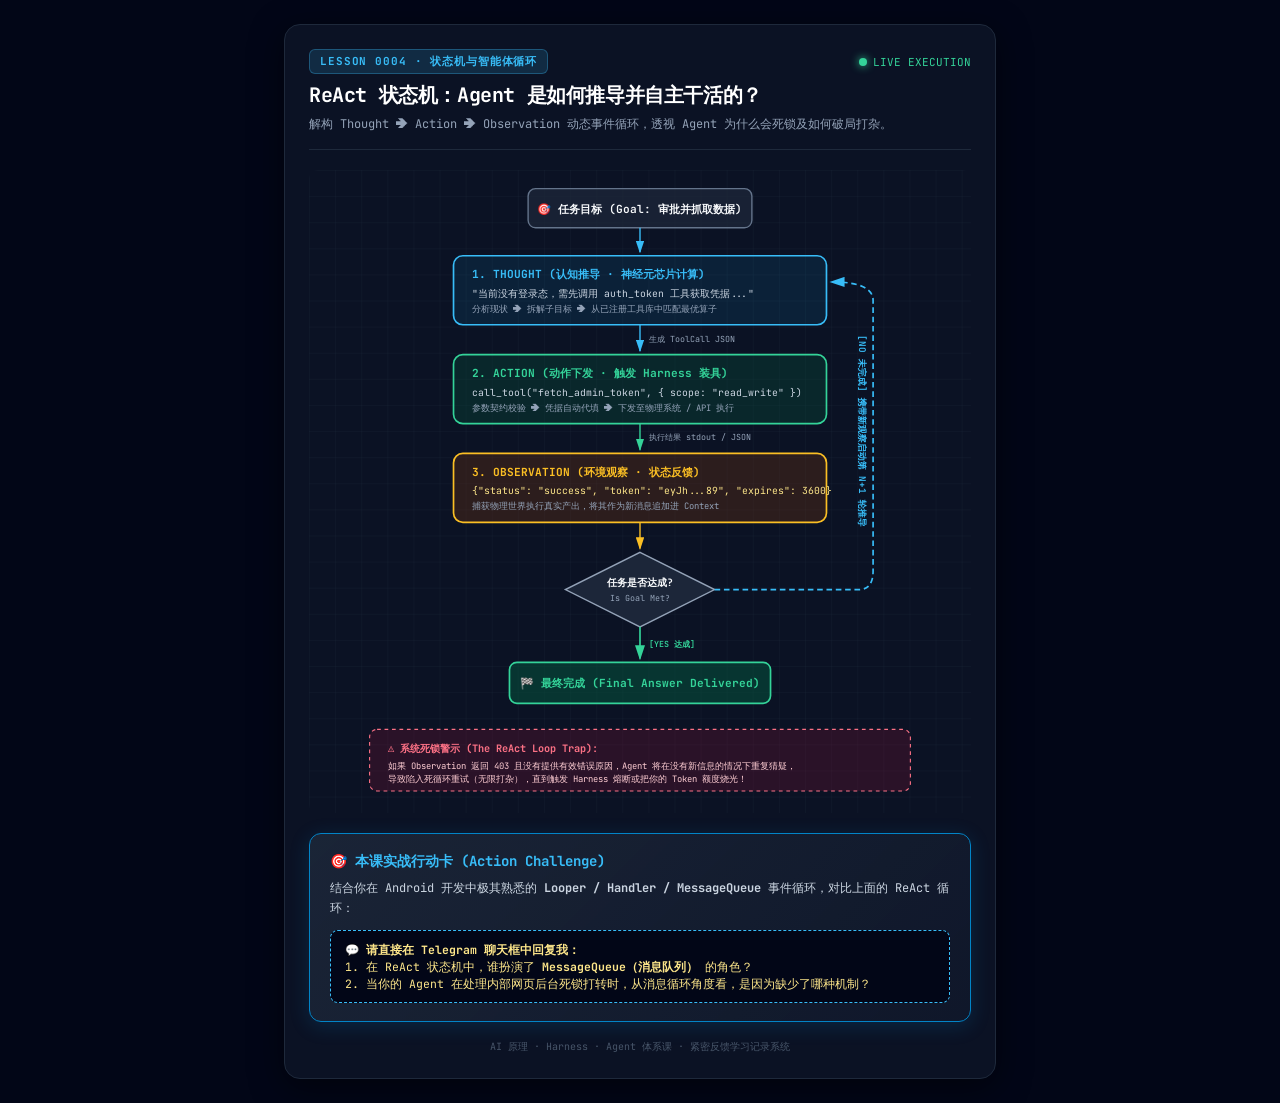
<file: posters/0004-react-loop.html>
<!DOCTYPE html>
<html lang="zh-CN">
<head>
  <meta charset="UTF-8">
  <title>Lesson 0004 Architecture Poster: ReAct Loop</title>
  <link href="https://fonts.googleapis.com/css2?family=JetBrains+Mono:wght@400;500;600;700&display=swap" rel="stylesheet">
  <style>
    * { margin: 0; padding: 0; box-sizing: border-box; }
    body {
      background: #020617;
      font-family: 'JetBrains Mono', -apple-system, BlinkMacSystemFont, "Segoe UI", Roboto, monospace;
      color: #f8fafc;
      padding: 24px;
      width: 760px;
      margin: 0 auto;
    }
    .poster-card {
      background: rgba(15, 23, 42, 0.7);
      border: 1.5px solid #1e293b;
      border-radius: 16px;
      padding: 24px;
      box-shadow: 0 8px 32px rgba(0,0,0,0.5);
    }
    .header {
      border-bottom: 1px solid #1e293b;
      padding-bottom: 16px;
      margin-bottom: 20px;
    }
    .badge-bar {
      display: flex;
      justify-content: space-between;
      align-items: center;
      margin-bottom: 8px;
    }
    .badge {
      font-size: 11px;
      font-weight: 700;
      letter-spacing: 0.08em;
      text-transform: uppercase;
      padding: 4px 10px;
      border-radius: 6px;
      background: rgba(56, 189, 248, 0.15);
      color: #38bdf8;
      border: 1px solid rgba(56, 189, 248, 0.3);
    }
    .status {
      font-size: 11px;
      color: #34d399;
      display: flex;
      align-items: center;
      gap: 6px;
    }
    .status::before {
      content: "";
      width: 8px;
      height: 8px;
      background: #34d399;
      border-radius: 50%;
      display: inline-block;
      box-shadow: 0 0 8px #34d399;
    }
    h1 {
      font-size: 20px;
      font-weight: 700;
      color: #ffffff;
      margin-bottom: 6px;
      letter-spacing: -0.02em;
    }
    .subtitle {
      font-size: 12px;
      color: #94a3b8;
      line-height: 1.5;
    }
    .diagram-wrap {
      margin: 20px 0;
    }
    svg {
      width: 100%;
      display: block;
    }
    .action-box {
      margin-top: 20px;
      background: linear-gradient(135deg, rgba(30, 41, 59, 0.8), rgba(15, 23, 42, 0.95));
      border: 1.5px solid #0284c7;
      border-radius: 12px;
      padding: 18px 20px;
      box-shadow: 0 4px 20px rgba(2, 132, 199, 0.2);
    }
    .action-title {
      font-size: 14px;
      font-weight: 700;
      color: #38bdf8;
      display: flex;
      align-items: center;
      gap: 8px;
      margin-bottom: 8px;
    }
    .action-desc {
      font-size: 12px;
      color: #cbd5e1;
      line-height: 1.6;
      margin-bottom: 12px;
    }
    .reply-target {
      background: #020617;
      border: 1px dashed #38bdf8;
      border-radius: 8px;
      padding: 10px 14px;
      font-size: 11.5px;
      color: #fde68a;
      line-height: 1.5;
    }
    .footer {
      margin-top: 18px;
      text-align: center;
      font-size: 10px;
      color: #475569;
    }
  </style>
</head>
<body>
  <div class="poster-card">
    <!-- Header -->
    <div class="header">
      <div class="badge-bar">
        <span class="badge">Lesson 0004 · 状态机与智能体循环</span>
        <span class="status">LIVE EXECUTION</span>
      </div>
      <h1>ReAct 状态机：Agent 是如何推导并自主干活的？</h1>
      <p class="subtitle">解构 Thought ➔ Action ➔ Observation 动态事件循环，透视 Agent 为什么会死锁及如何破局打杂。</p>
    </div>

    <!-- Diagram -->
    <div class="diagram-wrap">
      <svg viewBox="0 0 710 690">
        <defs>
          <marker id="arrow" markerWidth="9" markerHeight="6" refX="8" refY="3" orient="auto">
            <polygon points="0 0, 9 3, 0 6" fill="#38bdf8" />
          </marker>
          <marker id="arrow-green" markerWidth="9" markerHeight="6" refX="8" refY="3" orient="auto">
            <polygon points="0 0, 9 3, 0 6" fill="#34d399" />
          </marker>
          <marker id="arrow-amber" markerWidth="9" markerHeight="6" refX="8" refY="3" orient="auto">
            <polygon points="0 0, 9 3, 0 6" fill="#fbbf24" />
          </marker>
          <pattern id="grid" width="28" height="28" patternUnits="userSpaceOnUse">
            <path d="M 28 0 L 0 0 0 28" fill="none" stroke="#1e293b" stroke-width="0.5"/>
          </pattern>
        </defs>

        <!-- Grid BG -->
        <rect width="100%" height="100%" fill="url(#grid)" rx="10"/>

        <!-- 目标与输入 -->
        <rect x="235" y="20" width="240" height="42" rx="8" fill="rgba(30, 41, 59, 0.7)" stroke="#64748b" stroke-width="1.5"/>
        <text x="355" y="46" fill="#f8fafc" font-size="12" font-weight="600" text-anchor="middle">🎯 任务目标 (Goal: 审批并抓取数据)</text>

        <line x1="355" y1="62" x2="355" y2="88" stroke="#38bdf8" stroke-width="1.5" marker-end="url(#arrow)"/>

        <!-- 步骤 1: Thought 推导 -->
        <rect x="155" y="92" width="400" height="74" rx="10" fill="rgba(14, 165, 233, 0.1)" stroke="#38bdf8" stroke-width="1.8"/>
        <text x="175" y="116" fill="#38bdf8" font-size="12" font-weight="700">1. THOUGHT (认知推导 · 神经元芯片计算)</text>
        <text x="175" y="136" fill="#cbd5e1" font-size="10.5">"当前没有登录态，需先调用 auth_token 工具获取凭据..."</text>
        <text x="175" y="152" fill="#94a3b8" font-size="9.5">分析现状 ➔ 拆解子目标 ➔ 从已注册工具库中匹配最优算子</text>

        <line x1="355" y1="166" x2="355" y2="194" stroke="#38bdf8" stroke-width="1.5" marker-end="url(#arrow)"/>
        <text x="365" y="184" fill="#94a3b8" font-size="9">生成 ToolCall JSON</text>

        <!-- 步骤 2: Action 执行 -->
        <rect x="155" y="198" width="400" height="74" rx="10" fill="rgba(6, 78, 59, 0.35)" stroke="#34d399" stroke-width="1.8"/>
        <text x="175" y="222" fill="#34d399" font-size="12" font-weight="700">2. ACTION (动作下发 · 触发 Harness 装具)</text>
        <text x="175" y="242" fill="#cbd5e1" font-size="10.5">call_tool("fetch_admin_token", { scope: "read_write" })</text>
        <text x="175" y="258" fill="#94a3b8" font-size="9.5">参数契约校验 ➔ 凭据自动代填 ➔ 下发至物理系统 / API 执行</text>

        <line x1="355" y1="272" x2="355" y2="300" stroke="#34d399" stroke-width="1.5" marker-end="url(#arrow-green)"/>
        <text x="365" y="290" fill="#94a3b8" font-size="9">执行结果 stdout / JSON</text>

        <!-- 步骤 3: Observation 观察 -->
        <rect x="155" y="304" width="400" height="74" rx="10" fill="rgba(120, 53, 15, 0.3)" stroke="#fbbf24" stroke-width="1.8"/>
        <text x="175" y="328" fill="#fbbf24" font-size="12" font-weight="700">3. OBSERVATION (环境观察 · 状态反馈)</text>
        <text x="175" y="348" fill="#fde68a" font-size="10.5">{"status": "success", "token": "eyJh...89", "expires": 3600}</text>
        <text x="175" y="364" fill="#94a3b8" font-size="9.5">捕获物理世界执行真实产出，将其作为新消息追加进 Context</text>

        <!-- 步骤 4: 判定与分流 -->
        <line x1="355" y1="378" x2="355" y2="406" stroke="#fbbf24" stroke-width="1.5" marker-end="url(#arrow-amber)"/>

        <polygon points="355,410 435,450 355,490 275,450" fill="rgba(30, 41, 59, 0.9)" stroke="#94a3b8" stroke-width="1.5"/>
        <text x="355" y="446" fill="#f8fafc" font-size="11" font-weight="600" text-anchor="middle">任务是否达成?</text>
        <text x="355" y="462" fill="#94a3b8" font-size="9" text-anchor="middle">Is Goal Met?</text>

        <!-- 分支 A: 未完成 -> 循环回流 -->
        <path d="M 435 450 L 590 450 Q 605 450 605 430 L 605 140 Q 605 120 560 120" fill="none" stroke="#38bdf8" stroke-width="1.8" stroke-dasharray="6,4" marker-end="url(#arrow)"/>
        <text x="590" y="280" fill="#38bdf8" font-size="10" font-weight="600" transform="rotate(90, 590, 280)" text-anchor="middle">[NO 未完成] 携带新观察启动第 N+1 轮推导</text>

        <!-- 分支 B: 完成 -> 输出结果 -->
        <line x1="355" y1="490" x2="355" y2="524" stroke="#34d399" stroke-width="1.8" marker-end="url(#arrow-green)"/>
        <text x="365" y="512" fill="#34d399" font-size="9" font-weight="600">[YES 达成]</text>

        <rect x="215" y="528" width="280" height="44" rx="8" fill="rgba(6, 78, 59, 0.6)" stroke="#34d399" stroke-width="1.8"/>
        <text x="355" y="555" fill="#34d399" font-size="12" font-weight="700" text-anchor="middle">🏁 最终完成 (Final Answer Delivered)</text>

        <!-- 底部异常警示 -->
        <rect x="65" y="600" width="580" height="66" rx="8" fill="rgba(136, 19, 55, 0.25)" stroke="#fb7185" stroke-width="1.2" stroke-dasharray="4,4"/>
        <text x="85" y="624" fill="#fb7185" font-size="11" font-weight="700">⚠️ 系统死锁警示 (The ReAct Loop Trap):</text>
        <text x="85" y="642" fill="#fecdd3" font-size="9.5">如果 Observation 返回 403 且没有提供有效错误原因，Agent 将在没有新信息的情况下重复猜疑，</text>
        <text x="85" y="656" fill="#fecdd3" font-size="9.5">导致陷入死循环重试（无限打杂），直到触发 Harness 熔断或把你的 Token 额度烧光！</text>
      </svg>
    </div>

    <!-- Action Challenge Card -->
    <div class="action-box">
      <div class="action-title">
        <span>🎯 本课实战行动卡 (Action Challenge)</span>
      </div>
      <p class="action-desc">
        结合你在 Android 开发中极其熟悉的 <strong>Looper / Handler / MessageQueue</strong> 事件循环，对比上面的 ReAct 循环：
      </p>
      <div class="reply-target">
        <strong>💬 请直接在 Telegram 聊天框中回复我：</strong><br>
        1. 在 ReAct 状态机中，谁扮演了 <strong>MessageQueue（消息队列）</strong> 的角色？<br>
        2. 当你的 Agent 在处理内部网页后台死锁打转时，从消息循环角度看，是因为缺少了哪种机制？
      </div>
    </div>

    <div class="footer">
      AI 原理 · Harness · Agent 体系课 · 紧密反馈学习记录系统
    </div>
  </div>
</body>
</html>
</file>
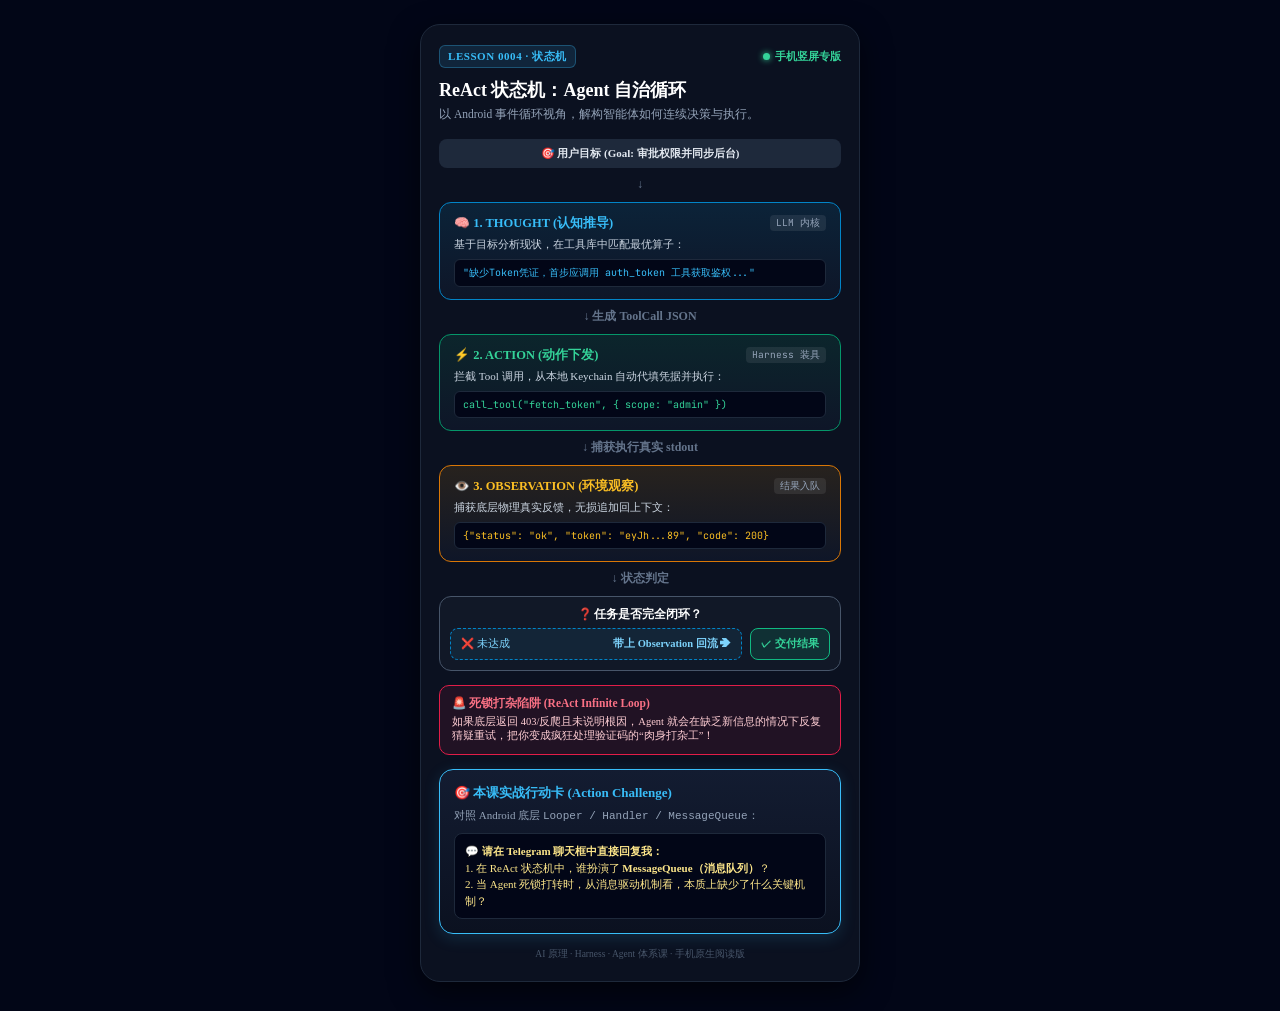
<file: posters/0004-react-mobile.html>
<!DOCTYPE html>
<html lang="zh-CN">
<head>
  <meta charset="UTF-8">
  <title>Lesson 0004 Mobile Card: ReAct Loop</title>
  <link href="https://fonts.googleapis.com/css2?family=JetBrains+Mono:wght@400;500;600;700&display=swap" rel="stylesheet">
  <style>
    * { margin: 0; padding: 0; box-sizing: border-box; }
    html, body {
      background: #020617;
      margin: 0;
      padding: 0;
      width: 100%;
    }
    .wrapper {
      padding: 24px 20px 30px;
      max-width: 480px;
      margin: 0 auto;
    }
    .mobile-card {
      background: #0b1120;
      border: 1.5px solid #1e293b;
      border-radius: 20px;
      padding: 20px 18px;
      box-shadow: 0 10px 30px rgba(0,0,0,0.6);
      width: 100%;
    }
    .top-bar {
      display: flex;
      justify-content: space-between;
      align-items: center;
      margin-bottom: 10px;
    }
    .tag {
      font-size: 11px;
      font-weight: 700;
      color: #38bdf8;
      background: rgba(56, 189, 248, 0.12);
      border: 1px solid rgba(56, 189, 248, 0.3);
      padding: 3px 8px;
      border-radius: 6px;
      letter-spacing: 0.05em;
    }
    .pulse {
      font-size: 10.5px;
      color: #34d399;
      font-weight: 600;
      display: flex;
      align-items: center;
      gap: 5px;
    }
    .pulse::before {
      content: "";
      width: 7px;
      height: 7px;
      background: #34d399;
      border-radius: 50%;
      box-shadow: 0 0 6px #34d399;
    }
    h1 {
      font-size: 18px;
      font-weight: 800;
      color: #ffffff;
      line-height: 1.35;
      margin-bottom: 4px;
    }
    .sub {
      font-size: 11.5px;
      color: #94a3b8;
      line-height: 1.45;
      margin-bottom: 16px;
    }

    /* Vertical Flow Layout */
    .flow-stream {
      display: flex;
      flex-direction: column;
      gap: 10px;
      position: relative;
    }

    .node {
      background: #0f172a;
      border: 1.5px solid #1e293b;
      border-radius: 12px;
      padding: 12px 14px;
      position: relative;
    }

    .node.thought {
      border-color: #0284c7;
      background: linear-gradient(180deg, rgba(14, 165, 233, 0.12) 0%, rgba(15, 23, 42, 0.8) 100%);
    }

    .node.action {
      border-color: #059669;
      background: linear-gradient(180deg, rgba(16, 185, 129, 0.12) 0%, rgba(15, 23, 42, 0.8) 100%);
    }

    .node.obs {
      border-color: #d97706;
      background: linear-gradient(180deg, rgba(245, 158, 11, 0.12) 0%, rgba(15, 23, 42, 0.8) 100%);
    }

    .node.decision {
      border-color: #475569;
      background: #111827;
      text-align: center;
      padding: 10px;
    }

    .node-header {
      display: flex;
      justify-content: space-between;
      align-items: center;
      margin-bottom: 5px;
    }

    .step-title {
      font-size: 12.5px;
      font-weight: 700;
      display: flex;
      align-items: center;
      gap: 6px;
    }

    .step-chip {
      font-family: 'JetBrains Mono', monospace;
      font-size: 9.5px;
      padding: 1px 6px;
      border-radius: 4px;
      background: rgba(255,255,255,0.08);
      color: #94a3b8;
    }

    .step-body {
      font-size: 11px;
      color: #cbd5e1;
      line-height: 1.45;
    }

    .step-code {
      font-family: 'JetBrains Mono', monospace;
      font-size: 10px;
      background: #020617;
      border: 1px solid #1e293b;
      border-radius: 6px;
      padding: 6px 8px;
      margin-top: 6px;
      color: #38bdf8;
      word-break: break-all;
    }

    .flow-connector {
      display: flex;
      justify-content: center;
      align-items: center;
      height: 14px;
      color: #64748b;
      font-size: 12px;
      font-weight: bold;
    }

    /* Loop Back Banner */
    .loop-card {
      background: rgba(56, 189, 248, 0.08);
      border: 1px dashed #0284c7;
      border-radius: 8px;
      padding: 8px 10px;
      font-size: 10.5px;
      color: #7dd3fc;
      display: flex;
      align-items: center;
      justify-content: space-between;
    }

    .warning-card {
      background: rgba(225, 29, 72, 0.1);
      border: 1.5px solid #e11d48;
      border-radius: 10px;
      padding: 10px 12px;
      margin-top: 14px;
    }
    .warning-title {
      font-size: 11.5px;
      font-weight: 700;
      color: #fb7185;
      margin-bottom: 4px;
    }
    .warning-text {
      font-size: 10.5px;
      color: #fecdd3;
      line-height: 1.4;
    }

    /* Challenge Box */
    .challenge-box {
      margin-top: 14px;
      background: linear-gradient(180deg, #131c31 0%, #0b1120 100%);
      border: 1.5px solid #38bdf8;
      border-radius: 14px;
      padding: 14px;
      box-shadow: 0 4px 16px rgba(56, 189, 248, 0.15);
    }
    .challenge-title {
      font-size: 13px;
      font-weight: 700;
      color: #38bdf8;
      margin-bottom: 6px;
      display: flex;
      align-items: center;
      gap: 6px;
    }
    .challenge-p {
      font-size: 11px;
      color: #94a3b8;
      line-height: 1.45;
      margin-bottom: 8px;
    }
    .prompt-bubble {
      background: #020617;
      border: 1px solid #1e293b;
      border-radius: 8px;
      padding: 9px 10px;
      font-size: 11px;
      color: #fde68a;
      line-height: 1.5;
    }
    .footer-note {
      text-align: center;
      font-size: 9.5px;
      color: #475569;
      margin-top: 14px;
    }
  </style>
</head>
<body>
  <div class="wrapper">
    <div class="mobile-card">
    <div class="top-bar">
      <span class="tag">LESSON 0004 · 状态机</span>
      <span class="pulse">手机竖屏专版</span>
    </div>

    <h1>ReAct 状态机：Agent 自治循环</h1>
    <p class="sub">以 Android 事件循环视角，解构智能体如何连续决策与执行。</p>

    <div class="flow-stream">
      <!-- 目标 -->
      <div style="background:#1e293b; border-radius:8px; padding:7px 10px; text-align:center; font-size:11px; font-weight:600; color:#e2e8f0;">
        🎯 用户目标 (Goal: 审批权限并同步后台)
      </div>

      <div class="flow-connector">↓</div>

      <!-- 1. Thought -->
      <div class="node thought">
        <div class="node-header">
          <span class="step-title" style="color:#38bdf8;">🧠 1. THOUGHT (认知推导)</span>
          <span class="step-chip">LLM 内核</span>
        </div>
        <div class="step-body">基于目标分析现状，在工具库中匹配最优算子：</div>
        <div class="step-code">"缺少Token凭证，首步应调用 auth_token 工具获取鉴权..."</div>
      </div>

      <div class="flow-connector">↓ 生成 ToolCall JSON</div>

      <!-- 2. Action -->
      <div class="node action">
        <div class="node-header">
          <span class="step-title" style="color:#34d399;">⚡ 2. ACTION (动作下发)</span>
          <span class="step-chip">Harness 装具</span>
        </div>
        <div class="step-body">拦截 Tool 调用，从本地 Keychain 自动代填凭据并执行：</div>
        <div class="step-code" style="color:#34d399;">call_tool("fetch_token", { scope: "admin" })</div>
      </div>

      <div class="flow-connector">↓ 捕获执行真实 stdout</div>

      <!-- 3. Observation -->
      <div class="node obs">
        <div class="node-header">
          <span class="step-title" style="color:#fbbf24;">👁️ 3. OBSERVATION (环境观察)</span>
          <span class="step-chip">结果入队</span>
        </div>
        <div class="step-body">捕获底层物理真实反馈，无损追加回上下文：</div>
        <div class="step-code" style="color:#fbbf24;">{"status": "ok", "token": "eyJh...89", "code": 200}</div>
      </div>

      <div class="flow-connector">↓ 状态判定</div>

      <!-- 4. Decision -->
      <div class="node decision">
        <div style="font-size:11.5px; font-weight:700; color:#ffffff; margin-bottom:6px;">❓ 任务是否完全闭环？</div>
        <div style="display:flex; gap:8px;">
          <div class="loop-card" style="flex:1;">
            <span>❌ 未达成</span>
            <strong>带上 Observation 回流 ➔</strong>
          </div>
          <div style="background:rgba(16,185,129,0.15); border:1px solid #10b981; border-radius:8px; padding:8px 10px; font-size:10.5px; color:#34d399; font-weight:700; display:flex; align-items:center;">
            ✓ 交付结果
          </div>
        </div>
      </div>
    </div>

    <!-- 警示卡 -->
    <div class="warning-card">
      <div class="warning-title">🚨 死锁打杂陷阱 (ReAct Infinite Loop)</div>
      <div class="warning-text">
        如果底层返回 403/反爬且未说明根因，Agent 就会在缺乏新信息的情况下反复猜疑重试，把你变成疯狂处理验证码的“肉身打杂工”！
      </div>
    </div>

    <!-- 实战挑战卡 -->
    <div class="challenge-box">
      <div class="challenge-title">🎯 本课实战行动卡 (Action Challenge)</div>
      <p class="challenge-p">对照 Android 底层 <code>Looper / Handler / MessageQueue</code>：</p>
      <div class="prompt-bubble">
        <strong>💬 请在 Telegram 聊天框中直接回复我：</strong><br>
        1. 在 ReAct 状态机中，谁扮演了 <strong>MessageQueue（消息队列）</strong>？<br>
        2. 当 Agent 死锁打转时，从消息驱动机制看，本质上缺少了什么关键机制？
      </div>
    </div>

    <div class="footer-note">AI 原理 · Harness · Agent 体系课 · 手机原生阅读版</div>
  </div>
</div>
</body>
</html>
</file>
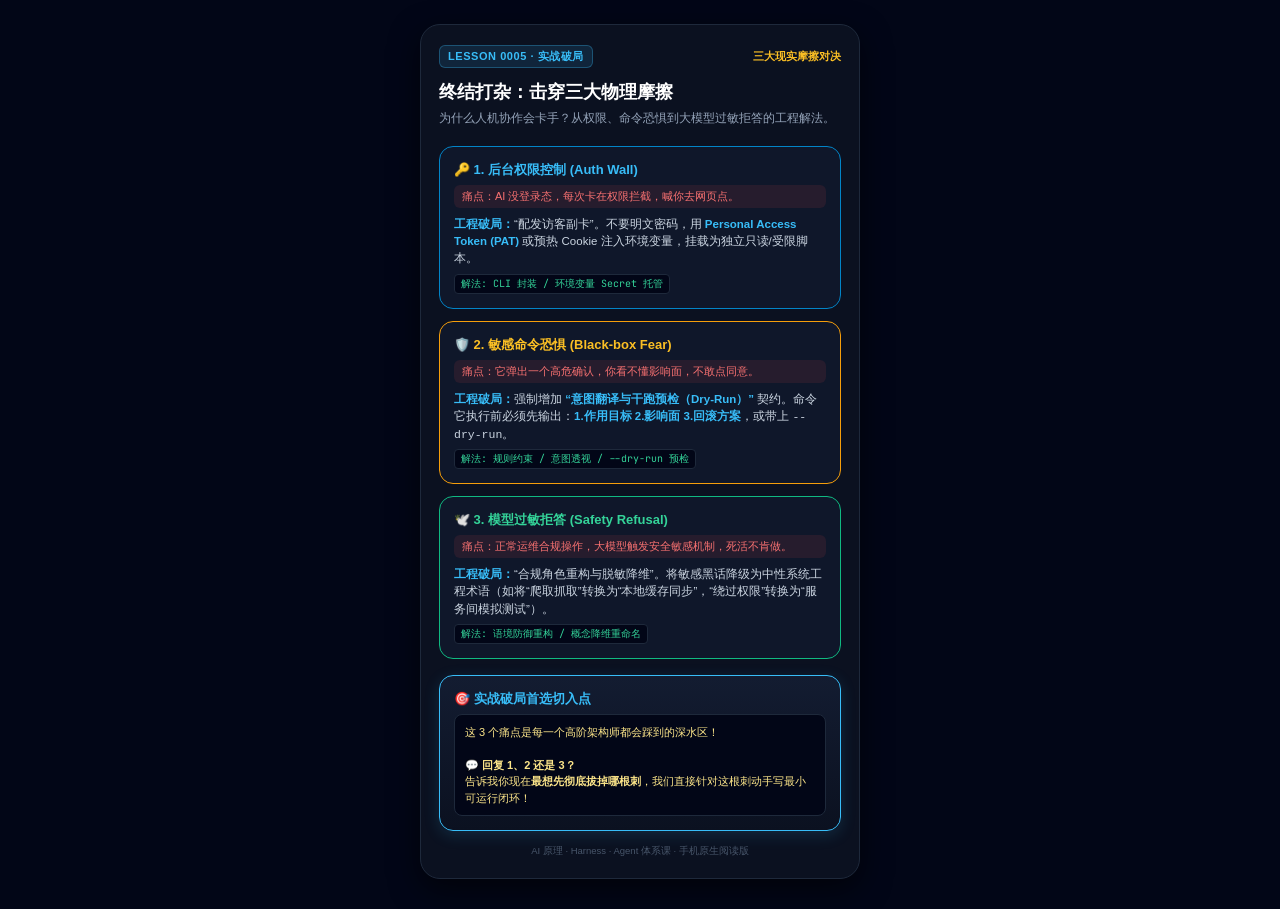
<file: posters/0005-three-frictions-mobile.html>
<!DOCTYPE html>
<html lang="zh-CN">
<head>
  <meta charset="UTF-8">
  <title>Lesson 0005 Mobile Card: 3 Frictions</title>
  <link href="https://fonts.googleapis.com/css2?family=JetBrains+Mono:wght@400;500;600;700&display=swap" rel="stylesheet">
  <style>
    * { margin: 0; padding: 0; box-sizing: border-box; }
    html, body {
      background: #020617;
      margin: 0;
      padding: 0;
      width: 100%;
      font-family: -apple-system, BlinkMacSystemFont, "SF Pro Text", "Segoe UI", Roboto, sans-serif;
      color: #f8fafc;
    }
    .wrapper {
      padding: 24px 20px 30px;
      max-width: 480px;
      margin: 0 auto;
    }
    .mobile-card {
      background: #0b1120;
      border: 1.5px solid #1e293b;
      border-radius: 20px;
      padding: 20px 18px;
      box-shadow: 0 10px 30px rgba(0,0,0,0.6);
      width: 100%;
    }
    .top-bar {
      display: flex;
      justify-content: space-between;
      align-items: center;
      margin-bottom: 12px;
    }
    .tag {
      font-size: 11px;
      font-weight: 700;
      color: #38bdf8;
      background: rgba(56, 189, 248, 0.12);
      border: 1px solid rgba(56, 189, 248, 0.3);
      padding: 3px 8px;
      border-radius: 6px;
      letter-spacing: 0.05em;
    }
    .badge-live {
      font-size: 10.5px;
      color: #fbbf24;
      font-weight: 600;
    }
    h1 {
      font-size: 18px;
      font-weight: 800;
      color: #ffffff;
      line-height: 1.35;
      margin-bottom: 6px;
    }
    .sub {
      font-size: 11.5px;
      color: #94a3b8;
      line-height: 1.5;
      margin-bottom: 18px;
    }

    /* 3 Panels */
    .friction-panel {
      background: #0f172a;
      border: 1.5px solid #1e293b;
      border-radius: 14px;
      padding: 14px;
      margin-bottom: 12px;
    }
    .p-title {
      font-size: 13px;
      font-weight: 700;
      display: flex;
      align-items: center;
      gap: 6px;
      margin-bottom: 6px;
    }
    .p-pain {
      font-size: 11px;
      color: #f87171;
      background: rgba(239, 68, 68, 0.1);
      padding: 4px 8px;
      border-radius: 6px;
      margin-bottom: 8px;
      line-height: 1.4;
    }
    .p-solve {
      font-size: 11.5px;
      color: #cbd5e1;
      line-height: 1.5;
    }
    .p-solve strong {
      color: #38bdf8;
    }
    .p-chip {
      display: inline-block;
      font-family: 'JetBrains Mono', monospace;
      font-size: 10px;
      background: #020617;
      border: 1px solid #1e293b;
      color: #34d399;
      padding: 2px 6px;
      border-radius: 4px;
      margin-top: 6px;
    }

    /* Challenge Box */
    .challenge-box {
      margin-top: 16px;
      background: linear-gradient(180deg, #131c31 0%, #0b1120 100%);
      border: 1.5px solid #38bdf8;
      border-radius: 14px;
      padding: 14px;
      box-shadow: 0 4px 16px rgba(56, 189, 248, 0.15);
    }
    .challenge-title {
      font-size: 13px;
      font-weight: 700;
      color: #38bdf8;
      margin-bottom: 6px;
    }
    .prompt-bubble {
      background: #020617;
      border: 1px solid #1e293b;
      border-radius: 8px;
      padding: 9px 10px;
      font-size: 11px;
      color: #fde68a;
      line-height: 1.5;
    }
    .footer-note {
      text-align: center;
      font-size: 9.5px;
      color: #475569;
      margin-top: 14px;
    }
  </style>
</head>
<body>
  <div class="wrapper">
    <div class="mobile-card">
      <div class="top-bar">
        <span class="tag">LESSON 0005 · 实战破局</span>
        <span class="badge-live">三大现实摩擦对决</span>
      </div>

      <h1>终结打杂：击穿三大物理摩擦</h1>
      <p class="sub">为什么人机协作会卡手？从权限、命令恐惧到大模型过敏拒答的工程解法。</p>

      <!-- 痛点 1 -->
      <div class="friction-panel" style="border-color: #0284c7;">
        <div class="p-title" style="color: #38bdf8;">🔑 1. 后台权限控制 (Auth Wall)</div>
        <div class="p-pain">痛点：AI 没登录态，每次卡在权限拦截，喊你去网页点。</div>
        <div class="p-solve">
          <strong>工程破局：</strong>“配发访客副卡”。不要明文密码，用 <strong>Personal Access Token (PAT)</strong> 或预热 Cookie 注入环境变量，挂载为独立只读/受限脚本。
        </div>
        <div class="p-chip">解法: CLI 封装 / 环境变量 Secret 托管</div>
      </div>

      <!-- 痛点 2 -->
      <div class="friction-panel" style="border-color: #f59e0b;">
        <div class="p-title" style="color: #fbbf24;">🛡️ 2. 敏感命令恐惧 (Black-box Fear)</div>
        <div class="p-pain">痛点：它弹出一个高危确认，你看不懂影响面，不敢点同意。</div>
        <div class="p-solve">
          <strong>工程破局：</strong>强制增加 <strong>“意图翻译与干跑预检（Dry-Run）”</strong> 契约。命令它执行前必须先输出：<strong>1.作用目标 2.影响面 3.回滚方案</strong>，或带上 <code>--dry-run</code>。
        </div>
        <div class="p-chip">解法: 规则约束 / 意图透视 / --dry-run 预检</div>
      </div>

      <!-- 痛点 3 -->
      <div class="friction-panel" style="border-color: #10b981;">
        <div class="p-title" style="color: #34d399;">🕊️ 3. 模型过敏拒答 (Safety Refusal)</div>
        <div class="p-pain">痛点：正常运维合规操作，大模型触发安全敏感机制，死活不肯做。</div>
        <div class="p-solve">
          <strong>工程破局：</strong>“合规角色重构与脱敏降维”。将敏感黑话降级为中性系统工程术语（如将“爬取抓取”转换为“本地缓存同步”，“绕过权限”转换为“服务间模拟测试”）。
        </div>
        <div class="p-chip">解法: 语境防御重构 / 概念降维重命名</div>
      </div>

      <!-- 行动卡 -->
      <div class="challenge-box">
        <div class="challenge-title">🎯 实战破局首选切入点</div>
        <div class="prompt-bubble">
          这 3 个痛点是每一个高阶架构师都会踩到的深水区！<br><br>
          <strong>💬 回复 1、2 还是 3？</strong><br>
          告诉我你现在<strong>最想先彻底拔掉哪根刺</strong>，我们直接针对这根刺动手写最小可运行闭环！
        </div>
      </div>

      <div class="footer-note">AI 原理 · Harness · Agent 体系课 · 手机原生阅读版</div>
    </div>
  </div>
</body>
</html>
</file>
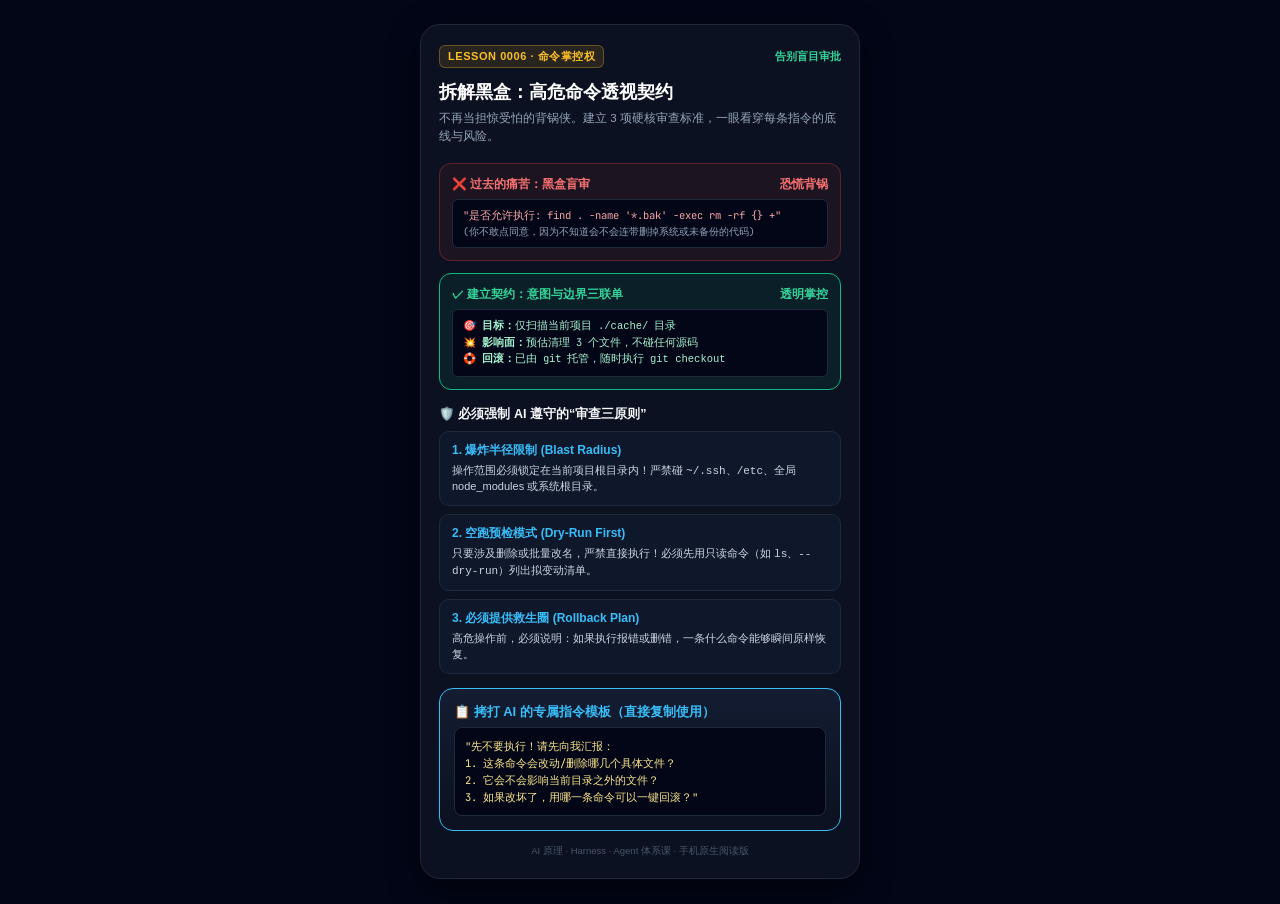
<file: posters/0006-command-transparency-mobile.html>
<!DOCTYPE html>
<html lang="zh-CN">
<head>
  <meta charset="UTF-8">
  <title>Lesson 0006 Mobile Card: Command Transparency</title>
  <link href="https://fonts.googleapis.com/css2?family=JetBrains+Mono:wght@400;500;600;700&display=swap" rel="stylesheet">
  <style>
    * { margin: 0; padding: 0; box-sizing: border-box; }
    html, body {
      background: #020617;
      margin: 0;
      padding: 0;
      width: 100%;
      font-family: -apple-system, BlinkMacSystemFont, "SF Pro Text", "Segoe UI", Roboto, sans-serif;
      color: #f8fafc;
    }
    .wrapper {
      padding: 24px 20px 30px;
      max-width: 480px;
      margin: 0 auto;
    }
    .mobile-card {
      background: #0b1120;
      border: 1.5px solid #1e293b;
      border-radius: 20px;
      padding: 20px 18px;
      box-shadow: 0 10px 30px rgba(0,0,0,0.6);
      width: 100%;
    }
    .top-bar {
      display: flex;
      justify-content: space-between;
      align-items: center;
      margin-bottom: 12px;
    }
    .tag {
      font-size: 11px;
      font-weight: 700;
      color: #fbbf24;
      background: rgba(251, 191, 36, 0.12);
      border: 1px solid rgba(251, 191, 36, 0.3);
      padding: 3px 8px;
      border-radius: 6px;
      letter-spacing: 0.05em;
    }
    .badge-live {
      font-size: 10.5px;
      color: #34d399;
      font-weight: 600;
    }
    h1 {
      font-size: 18px;
      font-weight: 800;
      color: #ffffff;
      line-height: 1.35;
      margin-bottom: 6px;
    }
    .sub {
      font-size: 11.5px;
      color: #94a3b8;
      line-height: 1.5;
      margin-bottom: 18px;
    }

    /* Comparison Box */
    .compare-container {
      display: flex;
      flex-direction: column;
      gap: 12px;
      margin-bottom: 16px;
    }
    .box-bad {
      background: rgba(239, 68, 68, 0.08);
      border: 1px solid rgba(239, 68, 68, 0.3);
      border-radius: 12px;
      padding: 12px;
    }
    .box-good {
      background: rgba(16, 185, 129, 0.08);
      border: 1.5px solid #10b981;
      border-radius: 12px;
      padding: 12px;
    }
    .box-header {
      font-size: 12px;
      font-weight: 700;
      margin-bottom: 6px;
      display: flex;
      justify-content: space-between;
    }
    .code-snip {
      font-family: 'JetBrains Mono', monospace;
      font-size: 10.5px;
      background: #020617;
      border: 1px solid #1e293b;
      border-radius: 6px;
      padding: 8px 10px;
      line-height: 1.5;
      word-break: break-all;
    }

    /* 3 Pillars */
    .pillar-row {
      background: #0f172a;
      border: 1px solid #1e293b;
      border-radius: 10px;
      padding: 10px 12px;
      margin-bottom: 8px;
    }
    .p-head {
      font-size: 12px;
      font-weight: 700;
      color: #38bdf8;
      margin-bottom: 4px;
    }
    .p-desc {
      font-size: 11px;
      color: #cbd5e1;
      line-height: 1.45;
    }

    /* Template Box */
    .template-box {
      margin-top: 14px;
      background: linear-gradient(180deg, #131c31 0%, #0b1120 100%);
      border: 1.5px solid #38bdf8;
      border-radius: 14px;
      padding: 14px;
    }
    .t-title {
      font-size: 13px;
      font-weight: 700;
      color: #38bdf8;
      margin-bottom: 6px;
    }
    .t-code {
      background: #020617;
      border: 1px solid #1e293b;
      border-radius: 8px;
      padding: 10px;
      font-family: 'JetBrains Mono', monospace;
      font-size: 10.5px;
      color: #fde68a;
      line-height: 1.6;
    }
    .footer-note {
      text-align: center;
      font-size: 9.5px;
      color: #475569;
      margin-top: 14px;
    }
  </style>
</head>
<body>
  <div class="wrapper">
    <div class="mobile-card">
      <div class="top-bar">
        <span class="tag">LESSON 0006 · 命令掌控权</span>
        <span class="badge-live">告别盲目审批</span>
      </div>

      <h1>拆解黑盒：高危命令透视契约</h1>
      <p class="sub">不再当担惊受怕的背锅侠。建立 3 项硬核审查标准，一眼看穿每条指令的底线与风险。</p>

      <div class="compare-container">
        <!-- 过去 -->
        <div class="box-bad">
          <div class="box-header" style="color:#f87171;">
            <span>❌ 过去的痛苦：黑盒盲审</span>
            <span>恐慌背锅</span>
          </div>
          <div class="code-snip" style="color:#fca5a5;">
            "是否允许执行: find . -name '*.bak' -exec rm -rf {} +"<br>
            <span style="color:#94a3b8; font-size:9.5px;">(你不敢点同意，因为不知道会不会连带删掉系统或未备份的代码)</span>
          </div>
        </div>

        <!-- 现在 -->
        <div class="box-good">
          <div class="box-header" style="color:#34d399;">
            <span>✓ 建立契约：意图与边界三联单</span>
            <span>透明掌控</span>
          </div>
          <div class="code-snip" style="color:#a7f3d0;">
            <strong>🎯 目标：</strong>仅扫描当前项目 <code>./cache/</code> 目录<br>
            <strong>💥 影响面：</strong>预估清理 3 个文件，不碰任何源码<br>
            <strong>🛟 回滚：</strong>已由 git 托管，随时执行 <code>git checkout</code>
          </div>
        </div>
      </div>

      <!-- 三大审查支柱 -->
      <div style="font-size:12.5px; font-weight:700; color:#f8fafc; margin-bottom:8px;">
        🛡️ 必须强制 AI 遵守的“审查三原则”
      </div>

      <div class="pillar-row">
        <div class="p-head">1. 爆炸半径限制 (Blast Radius)</div>
        <div class="p-desc">操作范围必须锁定在当前项目根目录内！严禁碰 <code>~/.ssh</code>、<code>/etc</code>、全局 node_modules 或系统根目录。</div>
      </div>

      <div class="pillar-row">
        <div class="p-head">2. 空跑预检模式 (Dry-Run First)</div>
        <div class="p-desc">只要涉及删除或批量改名，严禁直接执行！必须先用只读命令（如 <code>ls</code>、<code>--dry-run</code>）列出拟变动清单。</div>
      </div>

      <div class="pillar-row">
        <div class="p-head">3. 必须提供救生圈 (Rollback Plan)</div>
        <div class="p-desc">高危操作前，必须说明：如果执行报错或删错，一条什么命令能够瞬间原样恢复。</div>
      </div>

      <!-- 一键配置模板 -->
      <div class="template-box">
        <div class="t-title">📋 拷打 AI 的专属指令模板（直接复制使用）</div>
        <div class="t-code">
          "先不要执行！请先向我汇报：<br>
          1. 这条命令会改动/删除哪几个具体文件？<br>
          2. 它会不会影响当前目录之外的文件？<br>
          3. 如果改坏了，用哪一条命令可以一键回滚？"
        </div>
      </div>

      <div class="footer-note">AI 原理 · Harness · Agent 体系课 · 手机原生阅读版</div>
    </div>
  </div>
</body>
</html>
</file>
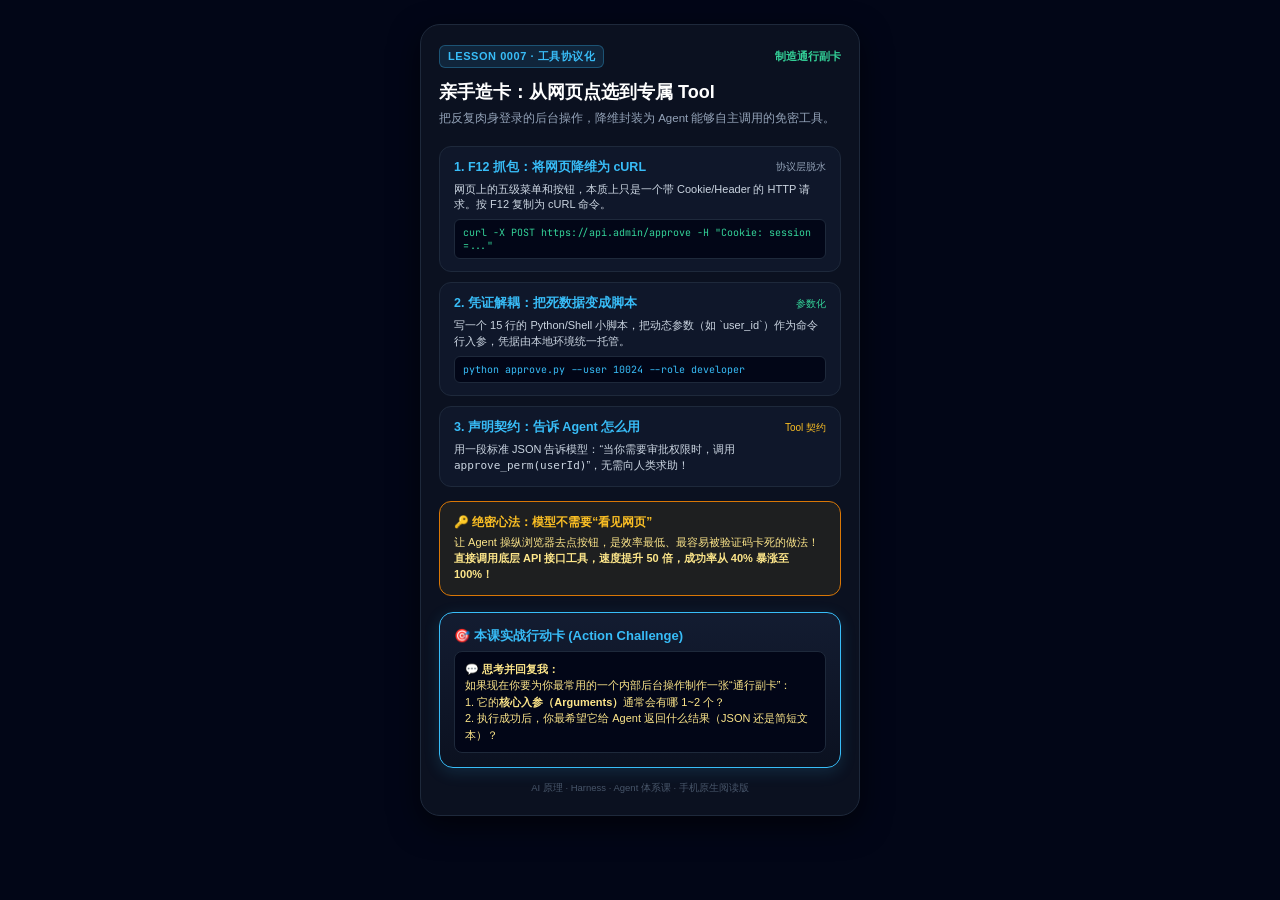
<file: posters/0007-custom-tool-mobile.html>
<!DOCTYPE html>
<html lang="zh-CN">
<head>
  <meta charset="UTF-8">
  <title>Lesson 0007 Mobile Card: Custom Tool & Auth Bridge</title>
  <link href="https://fonts.googleapis.com/css2?family=JetBrains+Mono:wght@400;500;600;700&display=swap" rel="stylesheet">
  <style>
    * { margin: 0; padding: 0; box-sizing: border-box; }
    html, body {
      background: #020617;
      margin: 0;
      padding: 0;
      width: 100%;
      font-family: -apple-system, BlinkMacSystemFont, "SF Pro Text", "Segoe UI", Roboto, sans-serif;
      color: #f8fafc;
    }
    .wrapper {
      padding: 24px 20px 30px;
      max-width: 480px;
      margin: 0 auto;
    }
    .mobile-card {
      background: #0b1120;
      border: 1.5px solid #1e293b;
      border-radius: 20px;
      padding: 20px 18px;
      box-shadow: 0 10px 30px rgba(0,0,0,0.6);
      width: 100%;
    }
    .top-bar {
      display: flex;
      justify-content: space-between;
      align-items: center;
      margin-bottom: 12px;
    }
    .tag {
      font-size: 11px;
      font-weight: 700;
      color: #38bdf8;
      background: rgba(56, 189, 248, 0.12);
      border: 1px solid rgba(56, 189, 248, 0.3);
      padding: 3px 8px;
      border-radius: 6px;
      letter-spacing: 0.05em;
    }
    .badge-live {
      font-size: 10.5px;
      color: #34d399;
      font-weight: 600;
    }
    h1 {
      font-size: 18px;
      font-weight: 800;
      color: #ffffff;
      line-height: 1.35;
      margin-bottom: 6px;
    }
    .sub {
      font-size: 11.5px;
      color: #94a3b8;
      line-height: 1.5;
      margin-bottom: 18px;
    }

    /* 3-Step Bridge */
    .step-box {
      background: #0f172a;
      border: 1.5px solid #1e293b;
      border-radius: 12px;
      padding: 12px 14px;
      margin-bottom: 10px;
    }
    .step-head {
      display: flex;
      justify-content: space-between;
      align-items: center;
      margin-bottom: 6px;
    }
    .step-name {
      font-size: 12.5px;
      font-weight: 700;
      color: #38bdf8;
    }
    .step-desc {
      font-size: 11px;
      color: #cbd5e1;
      line-height: 1.45;
    }
    .code-demo {
      font-family: 'JetBrains Mono', monospace;
      font-size: 10px;
      background: #020617;
      border: 1px solid #1e293b;
      border-radius: 6px;
      padding: 6px 8px;
      margin-top: 6px;
      color: #34d399;
      word-break: break-all;
    }

    /* Secret Vault Highlight */
    .vault-box {
      background: rgba(251, 191, 36, 0.08);
      border: 1.5px solid #d97706;
      border-radius: 12px;
      padding: 12px 14px;
      margin-top: 14px;
    }
    .v-title {
      font-size: 12px;
      font-weight: 700;
      color: #fbbf24;
      margin-bottom: 4px;
    }
    .v-desc {
      font-size: 11px;
      color: #fde68a;
      line-height: 1.45;
    }

    /* Challenge Box */
    .challenge-box {
      margin-top: 16px;
      background: linear-gradient(180deg, #131c31 0%, #0b1120 100%);
      border: 1.5px solid #38bdf8;
      border-radius: 14px;
      padding: 14px;
      box-shadow: 0 4px 16px rgba(56, 189, 248, 0.15);
    }
    .challenge-title {
      font-size: 13px;
      font-weight: 700;
      color: #38bdf8;
      margin-bottom: 6px;
    }
    .prompt-bubble {
      background: #020617;
      border: 1px solid #1e293b;
      border-radius: 8px;
      padding: 9px 10px;
      font-size: 11px;
      color: #fde68a;
      line-height: 1.5;
    }
    .footer-note {
      text-align: center;
      font-size: 9.5px;
      color: #475569;
      margin-top: 14px;
    }
  </style>
</head>
<body>
  <div class="wrapper">
    <div class="mobile-card">
      <div class="top-bar">
        <span class="tag">LESSON 0007 · 工具协议化</span>
        <span class="badge-live">制造通行副卡</span>
      </div>

      <h1>亲手造卡：从网页点选到专属 Tool</h1>
      <p class="sub">把反复肉身登录的后台操作，降维封装为 Agent 能够自主调用的免密工具。</p>

      <!-- 步骤 1: 抓包降维 -->
      <div class="step-box">
        <div class="step-head">
          <span class="step-name">1. F12 抓包：将网页降维为 cURL</span>
          <span style="font-size:10px; color:#94a3b8;">协议层脱水</span>
        </div>
        <div class="step-desc">
          网页上的五级菜单和按钮，本质上只是一个带 Cookie/Header 的 HTTP 请求。按 F12 复制为 cURL 命令。
        </div>
        <div class="code-demo">curl -X POST https://api.admin/approve -H "Cookie: session=..."</div>
      </div>

      <!-- 步骤 2: 凭证与变量解耦 -->
      <div class="step-box">
        <div class="step-head">
          <span class="step-name">2. 凭证解耦：把死数据变成脚本</span>
          <span style="font-size:10px; color:#34d399;">参数化</span>
        </div>
        <div class="step-desc">
          写一个 15 行的 Python/Shell 小脚本，把动态参数（如 `user_id`）作为命令行入参，凭据由本地环境统一托管。
        </div>
        <div class="code-demo" style="color:#38bdf8;">python approve.py --user 10024 --role developer</div>
      </div>

      <!-- 步骤 3: 声明 JSON Schema -->
      <div class="step-box">
        <div class="step-head">
          <span class="step-name">3. 声明契约：告诉 Agent 怎么用</span>
          <span style="font-size:10px; color:#fbbf24;">Tool 契约</span>
        </div>
        <div class="step-desc">
          用一段标准 JSON 告诉模型：“当你需要审批权限时，调用 <code>approve_perm(userId)</code>”，无需向人类求助！
        </div>
      </div>

      <!-- 核心心法 -->
      <div class="vault-box">
        <div class="v-title">🔑 绝密心法：模型不需要“看见网页”</div>
        <div class="v-desc">
          让 Agent 操纵浏览器去点按钮，是效率最低、最容易被验证码卡死的做法！<strong>直接调用底层 API 接口工具，速度提升 50 倍，成功率从 40% 暴涨至 100%！</strong>
        </div>
      </div>

      <!-- 实战挑战卡 -->
      <div class="challenge-box">
        <div class="challenge-title">🎯 本课实战行动卡 (Action Challenge)</div>
        <div class="prompt-bubble">
          <strong>💬 思考并回复我：</strong><br>
          如果现在你要为你最常用的一个内部后台操作制作一张“通行副卡”：<br>
          1. 它的<strong>核心入参（Arguments）</strong>通常会有哪 1~2 个？<br>
          2. 执行成功后，你最希望它给 Agent 返回什么结果（JSON 还是简短文本）？
        </div>
      </div>

      <div class="footer-note">AI 原理 · Harness · Agent 体系课 · 手机原生阅读版</div>
    </div>
  </div>
</body>
</html>
</file>
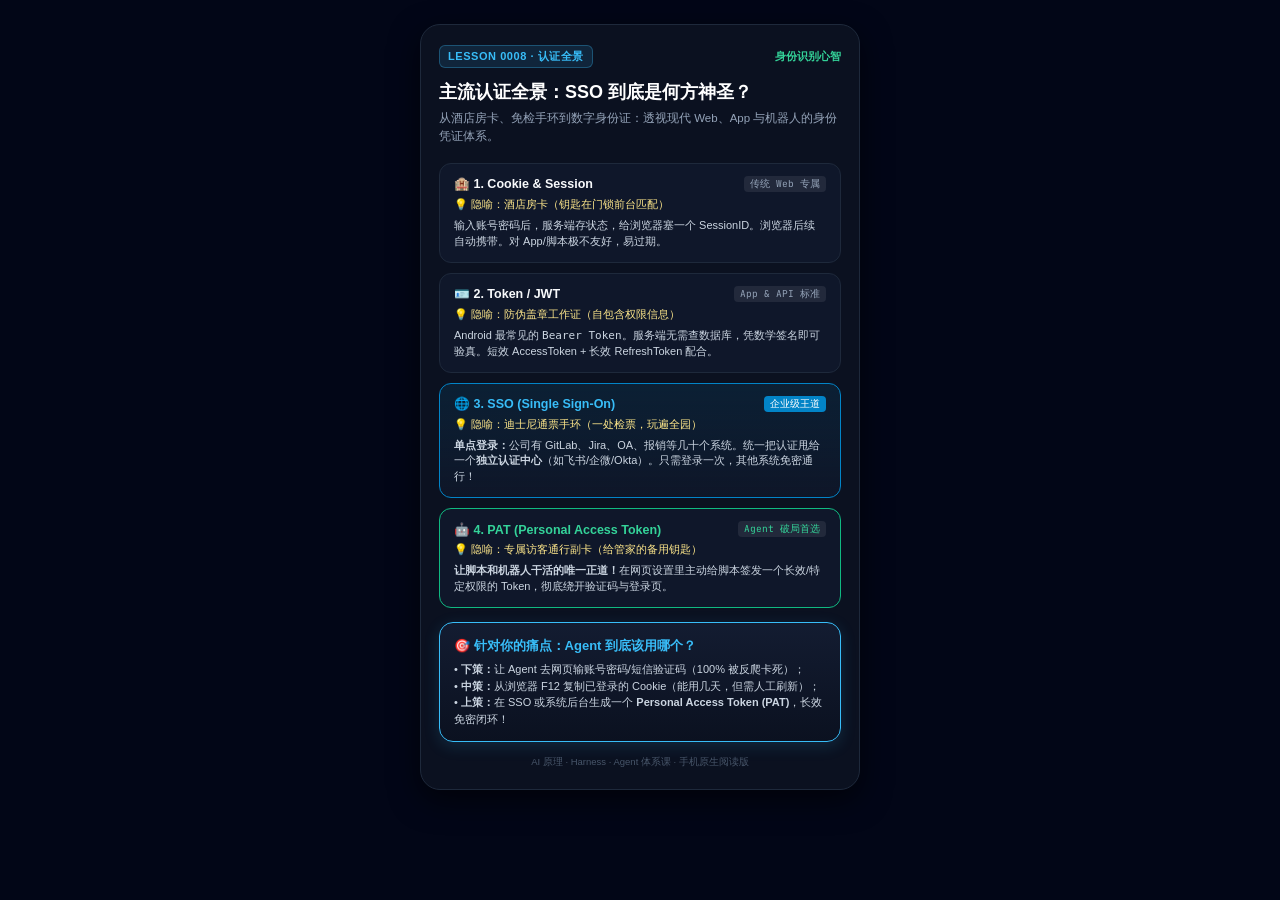
<file: posters/0008-auth-landscape-mobile.html>
<!DOCTYPE html>
<html lang="zh-CN">
<head>
  <meta charset="UTF-8">
  <title>Lesson 0008 Mobile Card: Authentication Landscape</title>
  <link href="https://fonts.googleapis.com/css2?family=JetBrains+Mono:wght@400;500;600;700&display=swap" rel="stylesheet">
  <style>
    * { margin: 0; padding: 0; box-sizing: border-box; }
    html, body {
      background: #020617;
      margin: 0;
      padding: 0;
      width: 100%;
      font-family: -apple-system, BlinkMacSystemFont, "SF Pro Text", "Segoe UI", Roboto, sans-serif;
      color: #f8fafc;
    }
    .wrapper {
      padding: 24px 20px 30px;
      max-width: 480px;
      margin: 0 auto;
    }
    .mobile-card {
      background: #0b1120;
      border: 1.5px solid #1e293b;
      border-radius: 20px;
      padding: 20px 18px;
      box-shadow: 0 10px 30px rgba(0,0,0,0.6);
      width: 100%;
    }
    .top-bar {
      display: flex;
      justify-content: space-between;
      align-items: center;
      margin-bottom: 12px;
    }
    .tag {
      font-size: 11px;
      font-weight: 700;
      color: #38bdf8;
      background: rgba(56, 189, 248, 0.12);
      border: 1px solid rgba(56, 189, 248, 0.3);
      padding: 3px 8px;
      border-radius: 6px;
      letter-spacing: 0.05em;
    }
    .badge-live {
      font-size: 10.5px;
      color: #34d399;
      font-weight: 600;
    }
    h1 {
      font-size: 18px;
      font-weight: 800;
      color: #ffffff;
      line-height: 1.35;
      margin-bottom: 6px;
    }
    .sub {
      font-size: 11.5px;
      color: #94a3b8;
      line-height: 1.5;
      margin-bottom: 18px;
    }

    /* Auth Cards */
    .auth-item {
      background: #0f172a;
      border: 1.5px solid #1e293b;
      border-radius: 12px;
      padding: 12px 14px;
      margin-bottom: 10px;
    }
    .auth-item.highlight {
      border-color: #0284c7;
      background: linear-gradient(180deg, rgba(14, 165, 233, 0.1) 0%, rgba(15, 23, 42, 0.8) 100%);
    }
    .item-header {
      display: flex;
      justify-content: space-between;
      align-items: center;
      margin-bottom: 5px;
    }
    .item-title {
      font-size: 12.5px;
      font-weight: 700;
      color: #f8fafc;
      display: flex;
      align-items: center;
      gap: 6px;
    }
    .item-chip {
      font-family: 'JetBrains Mono', monospace;
      font-size: 9.5px;
      padding: 1px 6px;
      border-radius: 4px;
      background: rgba(255,255,255,0.08);
      color: #94a3b8;
    }
    .item-metaphor {
      font-size: 11px;
      color: #fde68a;
      margin-bottom: 6px;
      font-weight: 500;
    }
    .item-desc {
      font-size: 11px;
      color: #cbd5e1;
      line-height: 1.45;
    }

    /* Agent Strategy Box */
    .strategy-box {
      margin-top: 14px;
      background: linear-gradient(180deg, #131c31 0%, #0b1120 100%);
      border: 1.5px solid #38bdf8;
      border-radius: 14px;
      padding: 14px;
      box-shadow: 0 4px 16px rgba(56, 189, 248, 0.15);
    }
    .strategy-title {
      font-size: 13px;
      font-weight: 700;
      color: #38bdf8;
      margin-bottom: 6px;
    }
    .strategy-content {
      font-size: 11px;
      color: #cbd5e1;
      line-height: 1.5;
    }
    .footer-note {
      text-align: center;
      font-size: 9.5px;
      color: #475569;
      margin-top: 14px;
    }
  </style>
</head>
<body>
  <div class="wrapper">
    <div class="mobile-card">
      <div class="top-bar">
        <span class="tag">LESSON 0008 · 认证全景</span>
        <span class="badge-live">身份识别心智</span>
      </div>

      <h1>主流认证全景：SSO 到底是何方神圣？</h1>
      <p class="sub">从酒店房卡、免检手环到数字身份证：透视现代 Web、App 与机器人的身份凭证体系。</p>

      <!-- 1. Cookie/Session -->
      <div class="auth-item">
        <div class="item-header">
          <span class="item-title">🏨 1. Cookie &amp; Session</span>
          <span class="item-chip">传统 Web 专属</span>
        </div>
        <div class="item-metaphor">💡 隐喻：酒店房卡（钥匙在门锁前台匹配）</div>
        <div class="item-desc">输入账号密码后，服务端存状态，给浏览器塞一个 SessionID。浏览器后续自动携带。对 App/脚本极不友好，易过期。</div>
      </div>

      <!-- 2. Token / JWT -->
      <div class="auth-item">
        <div class="item-header">
          <span class="item-title">🪪 2. Token / JWT</span>
          <span class="item-chip">App &amp; API 标准</span>
        </div>
        <div class="item-metaphor">💡 隐喻：防伪盖章工作证（自包含权限信息）</div>
        <div class="item-desc">Android 最常见的 <code>Bearer Token</code>。服务端无需查数据库，凭数学签名即可验真。短效 AccessToken + 长效 RefreshToken 配合。</div>
      </div>

      <!-- 3. SSO (重点) -->
      <div class="auth-item highlight">
        <div class="item-header">
          <span class="item-title" style="color:#38bdf8;">🌐 3. SSO (Single Sign-On)</span>
          <span class="item-chip" style="background:#0284c7; color:white;">企业级王道</span>
        </div>
        <div class="item-metaphor">💡 隐喻：迪士尼通票手环（一处检票，玩遍全园）</div>
        <div class="item-desc">
          <strong>单点登录：</strong>公司有 GitLab、Jira、OA、报销等几十个系统。统一把认证甩给一个<strong>独立认证中心</strong>（如飞书/企微/Okta）。只需登录一次，其他系统免密通行！
        </div>
      </div>

      <!-- 4. PAT / API Key -->
      <div class="auth-item" style="border-color:#10b981;">
        <div class="item-header">
          <span class="item-title" style="color:#34d399;">🤖 4. PAT (Personal Access Token)</span>
          <span class="item-chip" style="color:#34d399;">Agent 破局首选</span>
        </div>
        <div class="item-metaphor">💡 隐喻：专属访客通行副卡（给管家的备用钥匙）</div>
        <div class="item-desc">
          <strong>让脚本和机器人干活的唯一正道！</strong>在网页设置里主动给脚本签发一个长效/特定权限的 Token，彻底绕开验证码与登录页。
        </div>
      </div>

      <!-- 破局指南 -->
      <div class="strategy-box">
        <div class="strategy-title">🎯 针对你的痛点：Agent 到底该用哪个？</div>
        <div class="strategy-content">
          • <strong>下策：</strong>让 Agent 去网页输账号密码/短信验证码（100% 被反爬卡死）；<br>
          • <strong>中策：</strong>从浏览器 F12 复制已登录的 Cookie（能用几天，但需人工刷新）；<br>
          • <strong>上策：</strong>在 SSO 或系统后台生成一个 <strong>Personal Access Token (PAT)</strong>，长效免密闭环！
        </div>
      </div>

      <div class="footer-note">AI 原理 · Harness · Agent 体系课 · 手机原生阅读版</div>
    </div>
  </div>
</body>
</html>
</file>
<file: assets/style.css>
/* Tufte-inspired clean engineering typography */
:root {
  --bg-color: #faf9f5;
  --text-color: #111418;
  --text-muted: #595959;
  --accent-color: #0b6bc7;
  --code-bg: #f0eee6;
  --border-color: #e5e2d9;
  --card-bg: #ffffff;
  --success-color: #0f766e;
  --warning-color: #b45309;
}

@media (prefers-color-scheme: dark) {
  :root {
    --bg-color: #16181a;
    --text-color: #e6edf3;
    --text-muted: #8b949e;
    --accent-color: #38bdf8;
    --code-bg: #21262d;
    --border-color: #30363d;
    --card-bg: #1c2128;
    --success-color: #2dd4bf;
    --warning-color: #fbbf24;
  }
}

* {
  box-sizing: border-box;
  margin: 0;
  padding: 0;
}

body {
  background-color: var(--bg-color);
  color: var(--text-color);
  font-family: -apple-system, BlinkMacSystemFont, "Segoe UI", Roboto, "Helvetica Neue", Arial, sans-serif;
  line-height: 1.68;
  font-size: 17px;
  max-width: 760px;
  margin: 0 auto;
  padding: 3rem 1.5rem 5rem;
}

header {
  border-bottom: 2px solid var(--border-color);
  padding-bottom: 1.5rem;
  margin-bottom: 2.5rem;
}

.lesson-meta {
  font-size: 0.85rem;
  color: var(--text-muted);
  text-transform: uppercase;
  letter-spacing: 0.08em;
  margin-bottom: 0.5rem;
}

h1 {
  font-size: 2.1rem;
  font-weight: 700;
  letter-spacing: -0.02em;
  line-height: 1.25;
  margin-bottom: 0.75rem;
}

h2 {
  font-size: 1.4rem;
  font-weight: 600;
  margin: 2.2rem 0 1rem;
  border-bottom: 1px solid var(--border-color);
  padding-bottom: 0.3rem;
}

h3 {
  font-size: 1.15rem;
  font-weight: 600;
  margin: 1.5rem 0 0.5rem;
}

p {
  margin-bottom: 1.2rem;
}

strong {
  font-weight: 600;
}

ul, ol {
  margin: 0 0 1.2rem 1.5rem;
}

li {
  margin-bottom: 0.4rem;
}

code {
  font-family: "SF Mono", Monaco, Menlo, Consolas, monospace;
  background-color: var(--code-bg);
  padding: 0.15em 0.35em;
  border-radius: 4px;
  font-size: 0.88em;
}

pre {
  background-color: var(--code-bg);
  border: 1px solid var(--border-color);
  border-radius: 6px;
  padding: 1rem;
  overflow-x: auto;
  margin-bottom: 1.5rem;
}

pre code {
  background-color: transparent;
  padding: 0;
}

blockquote {
  border-left: 3px solid var(--accent-color);
  padding: 0.5rem 0 0.5rem 1.2rem;
  margin: 1.5rem 0;
  color: var(--text-muted);
  font-style: italic;
  background: var(--card-bg);
  border-radius: 0 6px 6px 0;
}

.interactive-box {
  background: var(--card-bg);
  border: 1px solid var(--border-color);
  border-radius: 8px;
  padding: 1.5rem;
  margin: 2rem 0;
  box-shadow: 0 2px 8px rgba(0,0,0,0.04);
}

.interactive-box h3 {
  margin-top: 0;
  color: var(--accent-color);
  display: flex;
  align-items: center;
  gap: 0.5rem;
}

.quiz-option {
  display: block;
  background: var(--bg-color);
  border: 1px solid var(--border-color);
  border-radius: 6px;
  padding: 0.75rem 1rem;
  margin-bottom: 0.5rem;
  cursor: pointer;
  transition: all 0.15s ease;
  font-size: 0.95rem;
}

.quiz-option:hover {
  border-color: var(--accent-color);
}

.quiz-feedback {
  margin-top: 0.75rem;
  padding: 0.75rem;
  border-radius: 6px;
  display: none;
  font-size: 0.92rem;
}

.quiz-feedback.correct {
  display: block;
  background: rgba(15, 118, 110, 0.1);
  color: var(--success-color);
  border: 1px solid var(--success-color);
}

.quiz-feedback.wrong {
  display: block;
  background: rgba(180, 83, 9, 0.1);
  color: var(--warning-color);
  border: 1px solid var(--warning-color);
}

.btn {
  display: inline-block;
  background: var(--accent-color);
  color: white;
  padding: 0.5rem 1rem;
  border-radius: 6px;
  text-decoration: none;
  border: none;
  cursor: pointer;
  font-weight: 500;
  font-size: 0.95rem;
}

.slider-container {
  margin: 1.2rem 0;
}

.slider-container label {
  display: flex;
  justify-content: space-between;
  margin-bottom: 0.4rem;
  font-size: 0.9rem;
  font-weight: 500;
}

input[type=range] {
  width: 100%;
}

.token-pill {
  display: inline-block;
  padding: 0.2rem 0.5rem;
  margin: 0.2rem;
  border-radius: 4px;
  font-size: 0.85rem;
  font-family: monospace;
}

/* Diagram and Flow Styles */
.pipeline-diagram {
  display: flex;
  flex-direction: column;
  gap: 0.75rem;
  margin: 1.5rem 0;
  position: relative;
}

.pipe-node {
  background: var(--card-bg);
  border: 1.5px solid var(--border-color);
  border-radius: 8px;
  padding: 1rem 1.25rem;
  box-shadow: 0 2px 6px rgba(0,0,0,0.03);
  position: relative;
  transition: transform 0.2s, border-color 0.2s;
}

.pipe-node:hover {
  transform: translateY(-2px);
  border-color: var(--accent-color);
}

.pipe-node.model-core {
  border: 2px solid var(--accent-color);
  background: rgba(11, 107, 199, 0.04);
}

.pipe-badge {
  display: inline-block;
  font-size: 0.72rem;
  font-weight: 700;
  text-transform: uppercase;
  letter-spacing: 0.05em;
  padding: 0.15rem 0.5rem;
  border-radius: 4px;
  margin-bottom: 0.35rem;
}

.badge-harness {
  background: rgba(15, 118, 110, 0.12);
  color: var(--success-color);
}

.badge-core {
  background: rgba(11, 107, 199, 0.12);
  color: var(--accent-color);
}

.badge-system {
  background: rgba(180, 83, 9, 0.12);
  color: var(--warning-color);
}

.pipe-arrow {
  display: flex;
  justify-content: center;
  align-items: center;
  color: var(--text-muted);
  font-size: 1.1rem;
  margin: -0.25rem 0;
  user-select: none;
}

.pipe-arrow::after {
  content: "↓";
  font-weight: bold;
}

.pipe-title {
  font-weight: 600;
  font-size: 1.05rem;
  color: var(--text-color);
  margin-bottom: 0.25rem;
  display: flex;
  align-items: center;
  justify-content: space-between;
}

.pipe-desc {
  font-size: 0.88rem;
  color: var(--text-muted);
  line-height: 1.5;
}

.pipe-chip {
  font-family: monospace;
  font-size: 0.78rem;
  background: var(--code-bg);
  padding: 0.1rem 0.4rem;
  border-radius: 3px;
  color: var(--text-color);
}

footer {
  margin-top: 4rem;
  padding-top: 1.5rem;
  border-top: 1px solid var(--border-color);
  font-size: 0.9rem;
  color: var(--text-muted);
}
</file>
